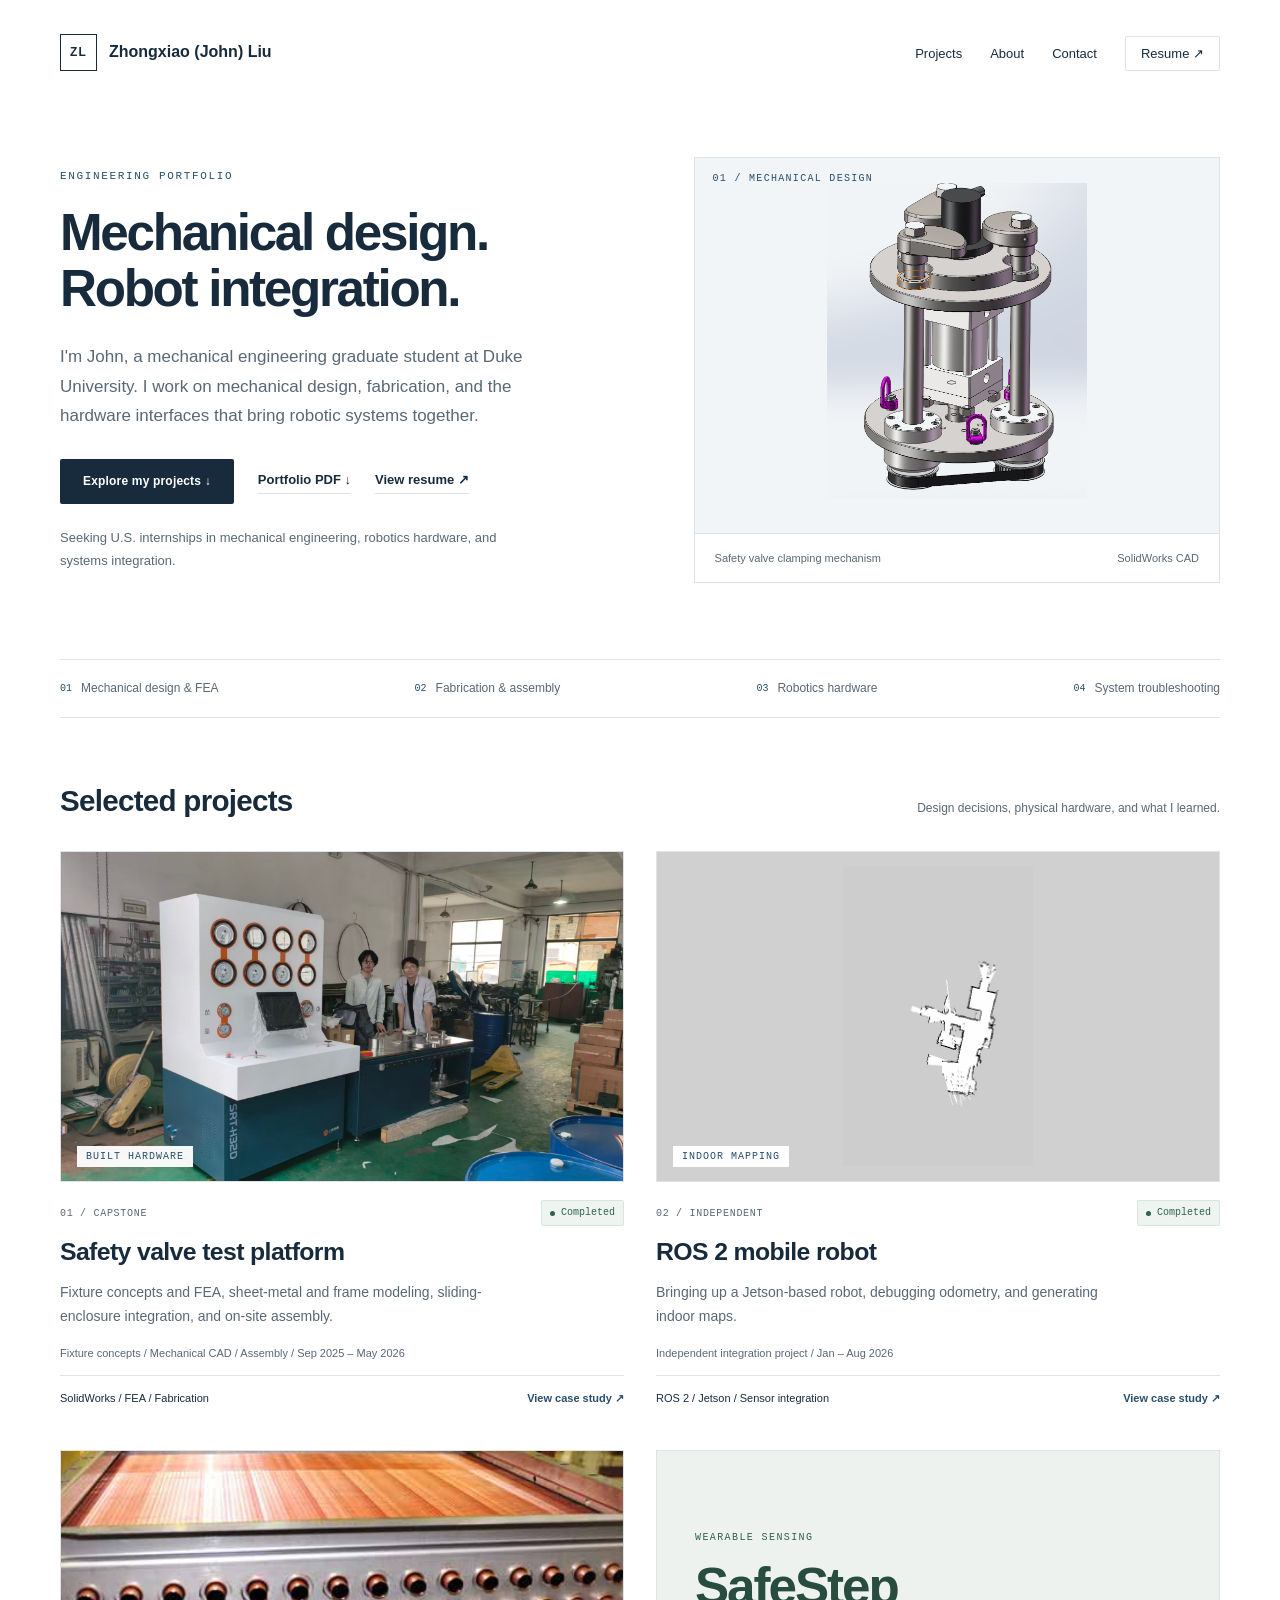
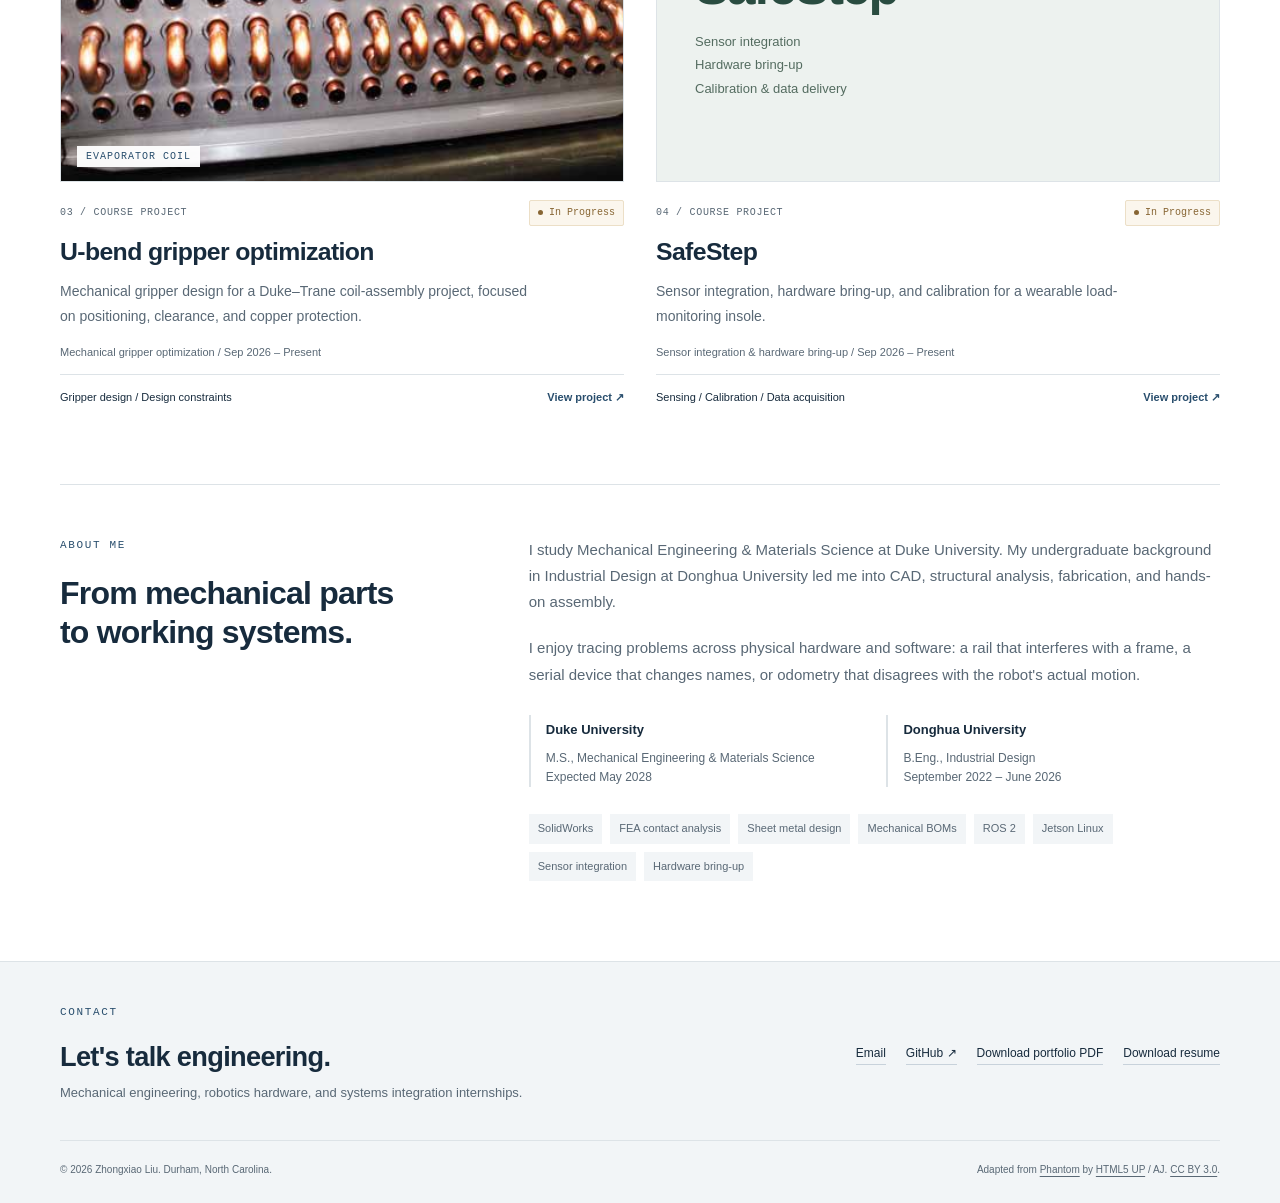
<file: index.html>
<!DOCTYPE html>
<!-- Adapted from Phantom by HTML5 UP / AJ. CC BY 3.0. See LICENSE.txt. -->
<html lang="en">
<head>
  <meta charset="utf-8">
  <meta name="viewport" content="width=device-width, initial-scale=1">
  <meta name="description" content="Zhongxiao (John) Liu: mechanical design, robotics hardware, and systems integration. Engineering projects at Duke and Donghua University.">
  <meta name="theme-color" content="#172b3d">
  <title>Engineering Portfolio | Zhongxiao Liu</title>
  <link rel="icon" type="image/svg+xml" href="assets/images/favicon.svg">
  <link rel="stylesheet" href="assets/css/main.css">
  <link rel="stylesheet" href="assets/css/portfolio.css">
  <noscript><link rel="stylesheet" href="assets/css/noscript.css"></noscript>
</head>
<body class="is-preload">
<a class="skip-link" href="#main">Skip to content</a>
<div id="wrapper">
  <header id="header"><div class="inner">
    <a href="index.html" class="logo" aria-label="Zhongxiao Liu, home"><span class="monogram" aria-hidden="true">ZL</span><span>Zhongxiao (John) Liu</span></a>
    <nav aria-label="Main navigation"><ul>
      <li class="desktop-link"><a href="index.html#projects">Projects</a></li>
      <li class="desktop-link"><a href="index.html#about">About</a></li>
      <li class="desktop-link"><a href="#contact">Contact</a></li>
      <li><a class="resume-link" href="Zhongxiao-Liu-Resume.pdf" target="_blank" rel="noopener">Resume <span aria-hidden="true">↗</span></a></li>
      <li class="mobile-menu"><a href="#menu">Menu</a></li>
    </ul></nav>
  </div></header>
  <nav id="menu" aria-label="Mobile navigation"><h2>Explore</h2><ul>
    <li><a href="index.html#projects">Selected projects</a></li><li><a href="safety-valve.html">Safety valve test platform</a></li>
    <li><a href="ros-mobile-robot.html">ROS 2 mobile robot</a></li><li><a href="u-bend-gripper.html">U-bend gripper optimization</a></li>
    <li><a href="safestep.html">SafeStep</a></li><li><a href="index.html#about">About</a></li>
    <li><a href="mailto:zhongxiao.liu@duke.edu">Email me</a></li>
  </ul></nav>
  <main id="main"><div class="inner"><section class="hero" aria-labelledby="hero-title"><div><span class="eyebrow">Engineering portfolio</span><h1 id="hero-title">Mechanical design.<br>Robot integration.</h1><p class="intro">I'm John, a mechanical engineering graduate student at Duke University. I work on mechanical design, fabrication, and the hardware interfaces that bring robotic systems together.</p><div class="actions-row"><a href="#projects" class="button">Explore my projects <span aria-hidden="true">↓</span></a><a href="Zhongxiao-Liu-Engineering-Portfolio.pdf" class="text-link" download>Portfolio PDF <span aria-hidden="true">↓</span></a><a href="Zhongxiao-Liu-Resume.pdf" class="text-link" target="_blank" rel="noopener">View resume <span aria-hidden="true">↗</span></a></div><p class="availability">Seeking U.S. internships in mechanical engineering, robotics hardware, and systems integration.</p></div><figure class="hero-visual"><span class="visual-label">01 / MECHANICAL DESIGN</span><img src="assets/images/clamping-assembly.png" alt="CAD assembly of the safety-valve clamping mechanism, with eccentric jaws, hydraulic cylinder, and timing belt" fetchpriority="high"><figcaption><span>Safety valve clamping mechanism</span><span>SolidWorks CAD</span></figcaption></figure></section>
<div class="focus-strip" aria-label="Engineering focus"><span><b>01</b> Mechanical design &amp; FEA</span><span><b>02</b> Fabrication &amp; assembly</span><span><b>03</b> Robotics hardware</span><span><b>04</b> System troubleshooting</span></div>
<section id="projects" aria-labelledby="projects-title"><div class="section-heading"><h2 id="projects-title">Selected projects</h2><p>Design decisions, physical hardware, and what I learned.</p></div><div class="tiles project-grid"><article><a class="project-card" href="safety-valve.html"><div class="project-image photo"><img src="assets/images/bench-completed-workshop.jpg" alt="Completed mechanical assembly of the safety-valve test platform" loading="lazy" decoding="async"><span class="image-note">BUILT HARDWARE</span></div><div class="card-topline"><span class="project-index">01 / CAPSTONE</span><span class="status">Completed</span></div><h3>Safety valve test platform</h3><p>Fixture concepts and FEA, sheet-metal and frame modeling, sliding-enclosure integration, and on-site assembly.</p><span class="card-role">Fixture concepts / Mechanical CAD / Assembly / Sep 2025 – May 2026</span><div class="card-footer"><span>SolidWorks / FEA / Fabrication</span><span>View case study <span aria-hidden="true">↗</span></span></div></a></article><article><a class="project-card" href="ros-mobile-robot.html"><div class="project-image map"><img src="assets/images/indoor-map.jpg" alt="Saved indoor occupancy map from the ROS 2 robot project" loading="lazy" decoding="async"><span class="image-note">INDOOR MAPPING</span></div><div class="card-topline"><span class="project-index">02 / INDEPENDENT</span><span class="status">Completed</span></div><h3>ROS 2 mobile robot</h3><p>Bringing up a Jetson-based robot, debugging odometry, and generating indoor maps.</p><span class="card-role">Independent integration project / Jan – Aug 2026</span><div class="card-footer"><span>ROS 2 / Jetson / Sensor integration</span><span>View case study <span aria-hidden="true">↗</span></span></div></a></article><article><a class="project-card" href="u-bend-gripper.html"><div class="project-image photo"><img src="assets/images/trane-public-coil.jpg" alt="Trane evaporator coil showing copper U-bends at the end face" loading="lazy" decoding="async"><span class="image-note">EVAPORATOR COIL</span></div><div class="card-topline"><span class="project-index">03 / COURSE PROJECT</span><span class="status progress">In Progress</span></div><h3>U-bend gripper optimization</h3><p>Mechanical gripper design for a Duke–Trane coil-assembly project, focused on positioning, clearance, and copper protection.</p><span class="card-role">Mechanical gripper optimization / Sep 2026 – Present</span><div class="card-footer"><span>Gripper design / Design constraints</span><span>View project <span aria-hidden="true">↗</span></span></div></a></article><article><a class="project-card" href="safestep.html"><div class="project-image text-cover"><span class="text-cover-label">WEARABLE SENSING</span><strong>SafeStep</strong><span class="text-cover-scope">Sensor integration<br>Hardware bring-up<br>Calibration &amp; data delivery</span></div><div class="card-topline"><span class="project-index">04 / COURSE PROJECT</span><span class="status progress">In Progress</span></div><h3>SafeStep</h3><p>Sensor integration, hardware bring-up, and calibration for a wearable load-monitoring insole.</p><span class="card-role">Sensor integration &amp; hardware bring-up / Sep 2026 – Present</span><div class="card-footer"><span>Sensing / Calibration / Data acquisition</span><span>View project <span aria-hidden="true">↗</span></span></div></a></article></div></section><section class="about" id="about" aria-labelledby="about-title"><div><span class="eyebrow">About me</span><h2 id="about-title">From mechanical parts<br>to working systems.</h2></div><div class="about-copy"><p>I study Mechanical Engineering &amp; Materials Science at Duke University. My undergraduate background in Industrial Design at Donghua University led me into CAD, structural analysis, fabrication, and hands-on assembly.</p><p>I enjoy tracing problems across physical hardware and software: a rail that interferes with a frame, a serial device that changes names, or odometry that disagrees with the robot's actual motion.</p><div class="education"><div><strong>Duke University</strong><p>M.S., Mechanical Engineering &amp; Materials Science<br>Expected May 2028</p></div><div><strong>Donghua University</strong><p>B.Eng., Industrial Design<br>September 2022 – June 2026</p></div></div><div class="skill-list" aria-label="Selected tools and skills"><span>SolidWorks</span><span>FEA contact analysis</span><span>Sheet metal design</span><span>Mechanical BOMs</span><span>ROS 2</span><span>Jetson Linux</span><span>Sensor integration</span><span>Hardware bring-up</span></div></div></section></div></main>
  <footer id="footer"><div class="inner">
    <div class="footer-main" id="contact"><div><span class="eyebrow">Contact</span><h2>Let's talk engineering.</h2><p>Mechanical engineering, robotics hardware, and systems integration internships.</p></div>
      <div class="footer-links"><a href="mailto:zhongxiao.liu@duke.edu">Email</a><a href="https://github.com/liu-cool-cmd" target="_blank" rel="noopener">GitHub <span aria-hidden="true">↗</span></a><a href="Zhongxiao-Liu-Engineering-Portfolio.pdf" download>Download portfolio PDF</a><a href="Zhongxiao-Liu-Resume.pdf" download>Download resume</a></div>
    </div>
    <div class="footer-bottom"><span>© 2026 Zhongxiao Liu. Durham, North Carolina.</span><span>Adapted from <a href="https://html5up.net/phantom" target="_blank" rel="noopener">Phantom</a> by <a href="https://html5up.net" target="_blank" rel="noopener">HTML5 UP</a> / AJ. <a href="https://html5up.net/license" target="_blank" rel="noopener">CC BY 3.0</a>.</span></div>
  </div></footer>
</div>
<dialog class="lightbox" aria-label="Expanded project image"><div class="lightbox-content"><button type="button" aria-label="Close expanded image">Close ×</button><img alt=""><p class="lightbox-caption"></p></div></dialog>
<script src="assets/js/jquery.min.js"></script><script src="assets/js/browser.min.js"></script><script src="assets/js/breakpoints.min.js"></script><script src="assets/js/util.js"></script><script src="assets/js/main.js"></script><script src="assets/js/portfolio.js"></script>
</body></html>
</file>
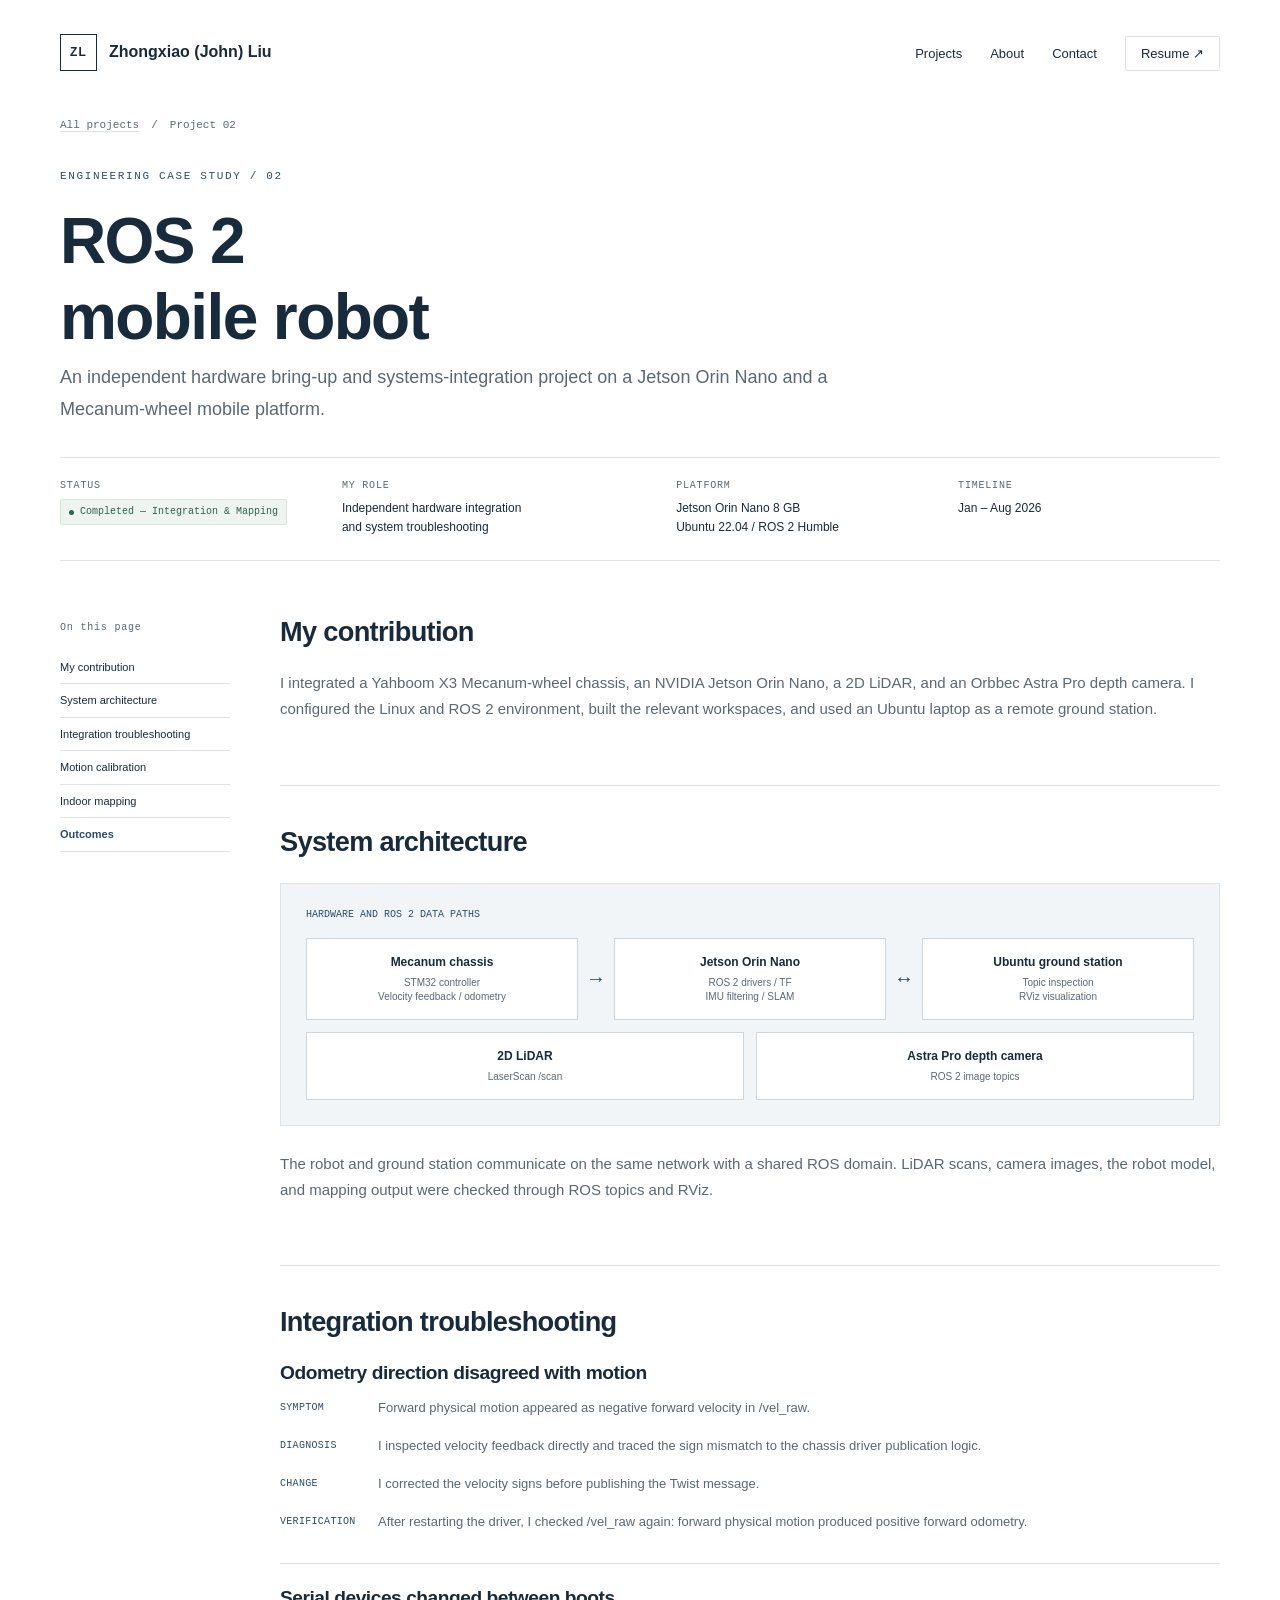
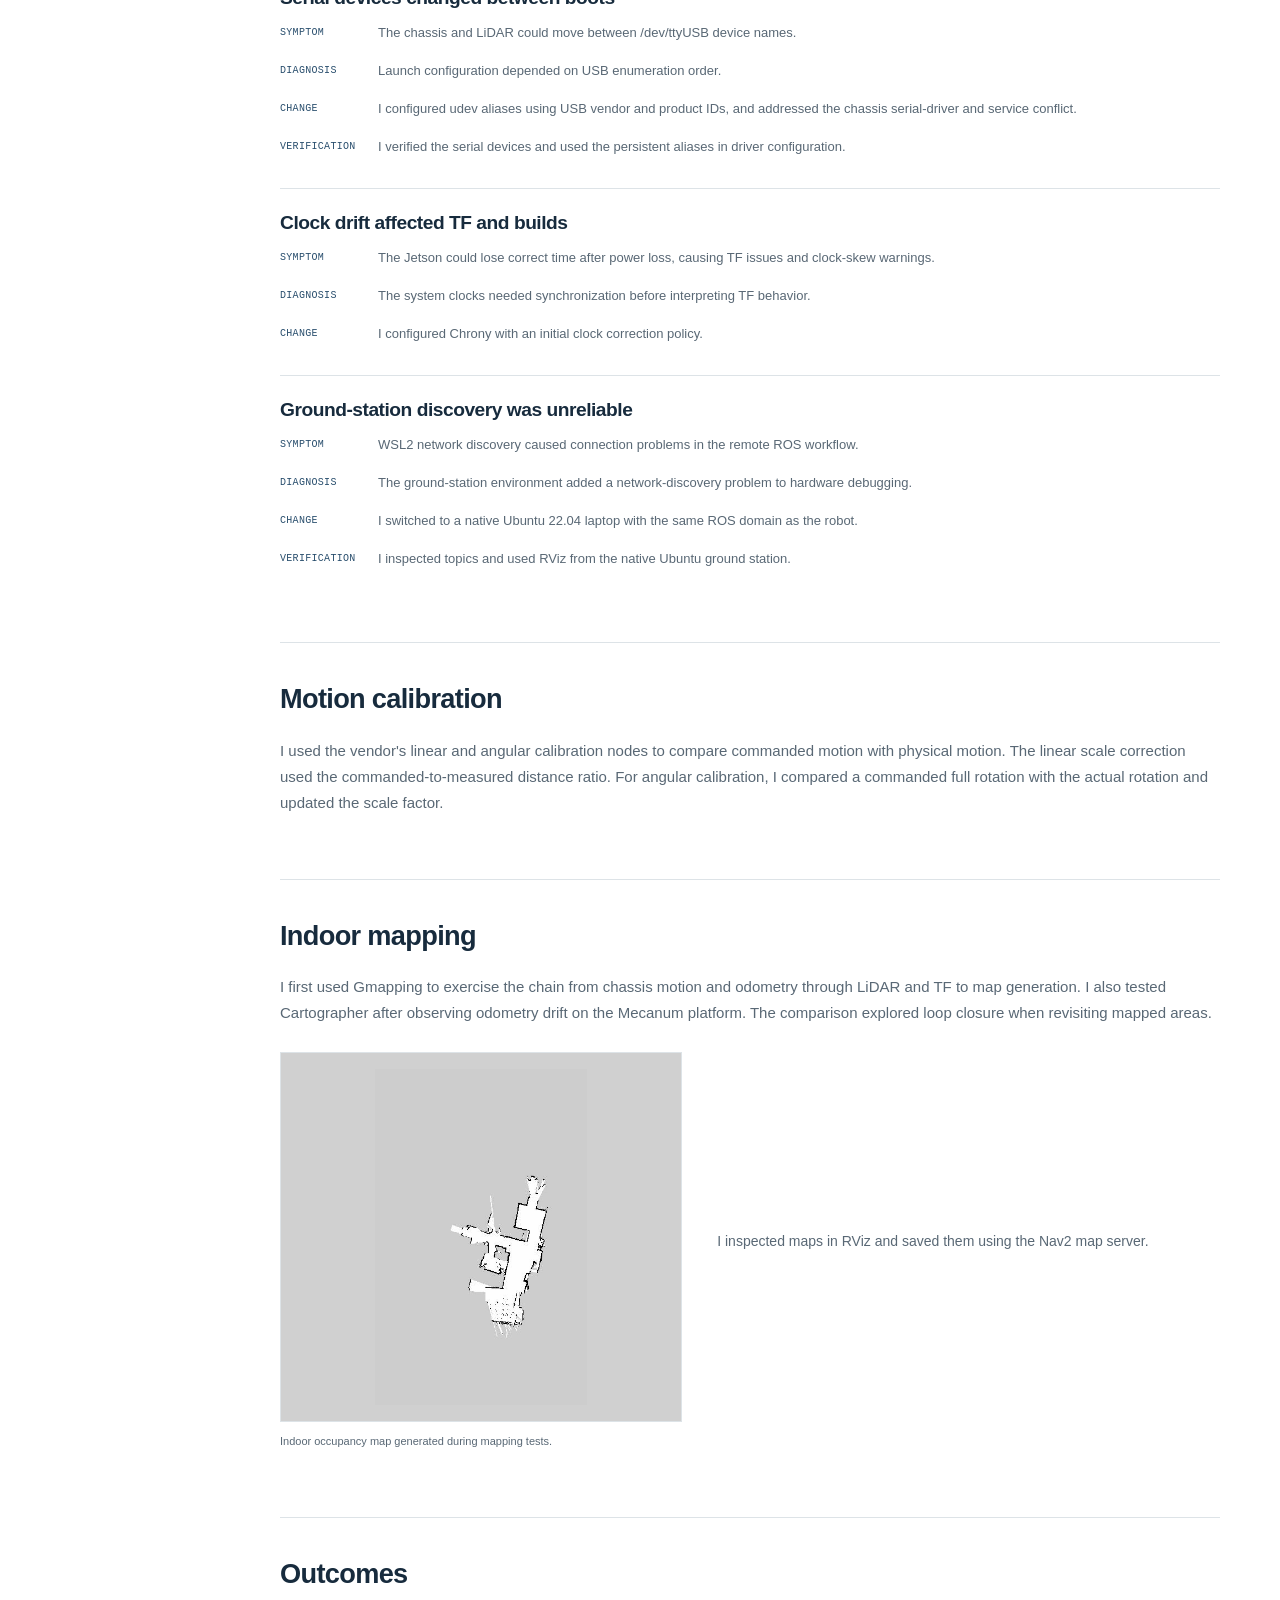
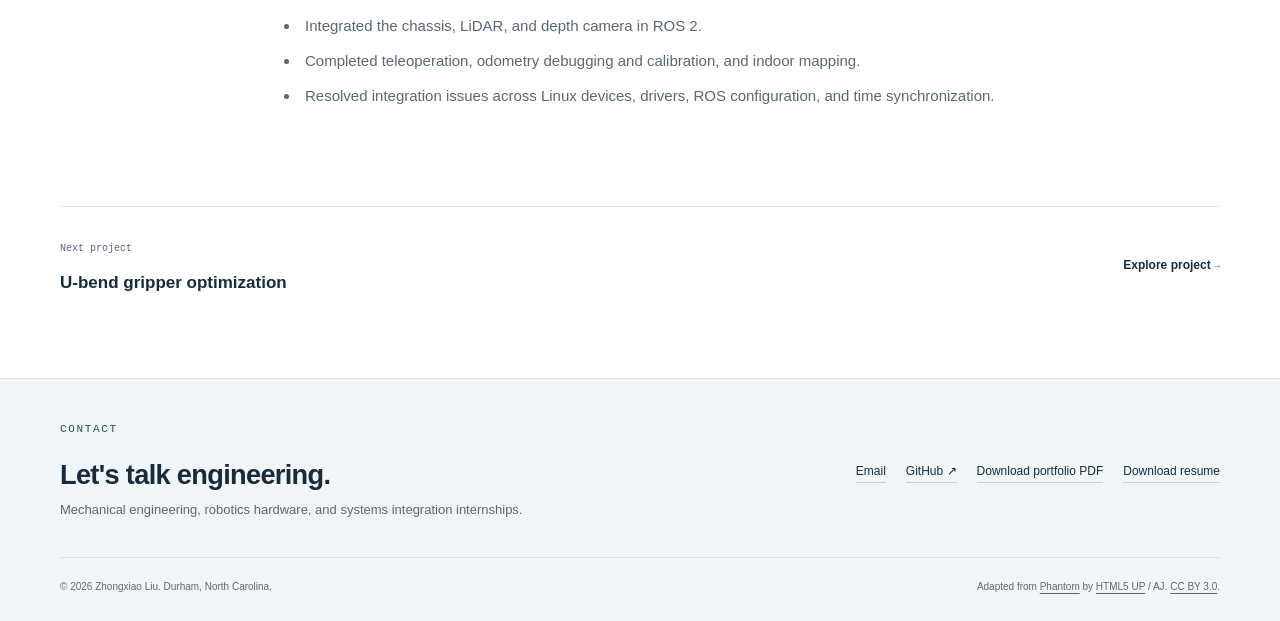
<file: ros-mobile-robot.html>
<!DOCTYPE html>
<!-- Adapted from Phantom by HTML5 UP / AJ. CC BY 3.0. See LICENSE.txt. -->
<html lang="en">
<head>
  <meta charset="utf-8">
  <meta name="viewport" content="width=device-width, initial-scale=1">
  <meta name="description" content="Independent Jetson and ROS 2 hardware integration, odometry troubleshooting, motion calibration, and indoor SLAM. Bring-up and mapping completed.">
  <meta name="theme-color" content="#172b3d">
  <title>ROS 2 Mobile Robot | Zhongxiao Liu</title>
  <link rel="icon" type="image/svg+xml" href="assets/images/favicon.svg">
  <link rel="stylesheet" href="assets/css/main.css">
  <link rel="stylesheet" href="assets/css/portfolio.css">
  <noscript><link rel="stylesheet" href="assets/css/noscript.css"></noscript>
</head>
<body class="is-preload">
<a class="skip-link" href="#main">Skip to content</a>
<div id="wrapper">
  <header id="header"><div class="inner">
    <a href="index.html" class="logo" aria-label="Zhongxiao Liu, home"><span class="monogram" aria-hidden="true">ZL</span><span>Zhongxiao (John) Liu</span></a>
    <nav aria-label="Main navigation"><ul>
      <li class="desktop-link"><a href="index.html#projects">Projects</a></li>
      <li class="desktop-link"><a href="index.html#about">About</a></li>
      <li class="desktop-link"><a href="#contact">Contact</a></li>
      <li><a class="resume-link" href="Zhongxiao-Liu-Resume.pdf" target="_blank" rel="noopener">Resume <span aria-hidden="true">↗</span></a></li>
      <li class="mobile-menu"><a href="#menu">Menu</a></li>
    </ul></nav>
  </div></header>
  <nav id="menu" aria-label="Mobile navigation"><h2>Explore</h2><ul>
    <li><a href="index.html#projects">Selected projects</a></li><li><a href="safety-valve.html">Safety valve test platform</a></li>
    <li><a href="ros-mobile-robot.html">ROS 2 mobile robot</a></li><li><a href="u-bend-gripper.html">U-bend gripper optimization</a></li>
    <li><a href="safestep.html">SafeStep</a></li><li><a href="index.html#about">About</a></li>
    <li><a href="mailto:zhongxiao.liu@duke.edu">Email me</a></li>
  </ul></nav>
  <main id="main"><div class="inner"><div class="breadcrumb"><a href="index.html#projects">All projects</a><span aria-hidden="true">/</span><span>Project 02</span></div><header class="case-heading"><span class="eyebrow">Engineering case study / 02</span><h1>ROS 2<br>mobile robot</h1><p>An independent hardware bring-up and systems-integration project on a Jetson Orin Nano and a Mecanum-wheel mobile platform.</p></header><dl class="project-facts"><div><dt>Status</dt><dd><span class="status">Completed — Integration &amp; Mapping</span></dd></div><div><dt>My role</dt><dd>Independent hardware integration<br>and system troubleshooting</dd></div><div><dt>Platform</dt><dd>Jetson Orin Nano 8 GB<br>Ubuntu 22.04 / ROS 2 Humble</dd></div><div><dt>Timeline</dt><dd>Jan – Aug 2026</dd></div></dl><div class="case-layout"><aside class="case-nav" aria-label="On this page"><span>On this page</span><a href="#contribution">My contribution</a><a href="#architecture">System architecture</a><a href="#debugging">Integration troubleshooting</a><a href="#calibration">Motion calibration</a><a href="#mapping">Indoor mapping</a><a href="#outcome">Outcomes</a></aside><div class="case-body"><section id="contribution" class="case-section"><h2>My contribution</h2><p>I integrated a Yahboom X3 Mecanum-wheel chassis, an NVIDIA Jetson Orin Nano, a 2D LiDAR, and an Orbbec Astra Pro depth camera. I configured the Linux and ROS 2 environment, built the relevant workspaces, and used an Ubuntu laptop as a remote ground station.</p></section><section id="architecture" class="case-section"><h2>System architecture</h2><div class="architecture"><div class="architecture-label">HARDWARE AND ROS 2 DATA PATHS</div><div class="system-flow"><div class="system-node"><strong>Mecanum chassis</strong><span>STM32 controller<br>Velocity feedback / odometry</span></div><span class="flow-separator" aria-hidden="true">→</span><div class="system-node"><strong>Jetson Orin Nano</strong><span>ROS 2 drivers / TF<br>IMU filtering / SLAM</span></div><span class="flow-separator" aria-hidden="true">↔</span><div class="system-node"><strong>Ubuntu ground station</strong><span>Topic inspection<br>RViz visualization</span></div></div><div class="system-flow" style="margin-top:12px"><div class="system-node"><strong>2D LiDAR</strong><span>LaserScan /scan</span></div><div class="system-node"><strong>Astra Pro depth camera</strong><span>ROS 2 image topics</span></div></div></div><p>The robot and ground station communicate on the same network with a shared ROS domain. LiDAR scans, camera images, the robot model, and mapping output were checked through ROS topics and RViz.</p></section><section id="debugging" class="case-section"><h2>Integration troubleshooting</h2><article class="debug-step"><h3>Odometry direction disagreed with motion</h3><dl><dt>Symptom</dt><dd>Forward physical motion appeared as negative forward velocity in /vel_raw.</dd><dt>Diagnosis</dt><dd>I inspected velocity feedback directly and traced the sign mismatch to the chassis driver publication logic.</dd><dt>Change</dt><dd>I corrected the velocity signs before publishing the Twist message.</dd><dt>Verification</dt><dd>After restarting the driver, I checked /vel_raw again: forward physical motion produced positive forward odometry.</dd></dl></article><article class="debug-step"><h3>Serial devices changed between boots</h3><dl><dt>Symptom</dt><dd>The chassis and LiDAR could move between /dev/ttyUSB device names.</dd><dt>Diagnosis</dt><dd>Launch configuration depended on USB enumeration order.</dd><dt>Change</dt><dd>I configured udev aliases using USB vendor and product IDs, and addressed the chassis serial-driver and service conflict.</dd><dt>Verification</dt><dd>I verified the serial devices and used the persistent aliases in driver configuration.</dd></dl></article><article class="debug-step"><h3>Clock drift affected TF and builds</h3><dl><dt>Symptom</dt><dd>The Jetson could lose correct time after power loss, causing TF issues and clock-skew warnings.</dd><dt>Diagnosis</dt><dd>The system clocks needed synchronization before interpreting TF behavior.</dd><dt>Change</dt><dd>I configured Chrony with an initial clock correction policy.</dd></dl></article><article class="debug-step"><h3>Ground-station discovery was unreliable</h3><dl><dt>Symptom</dt><dd>WSL2 network discovery caused connection problems in the remote ROS workflow.</dd><dt>Diagnosis</dt><dd>The ground-station environment added a network-discovery problem to hardware debugging.</dd><dt>Change</dt><dd>I switched to a native Ubuntu 22.04 laptop with the same ROS domain as the robot.</dd><dt>Verification</dt><dd>I inspected topics and used RViz from the native Ubuntu ground station.</dd></dl></article></section><section id="calibration" class="case-section"><h2>Motion calibration</h2><p>I used the vendor's linear and angular calibration nodes to compare commanded motion with physical motion. The linear scale correction used the commanded-to-measured distance ratio. For angular calibration, I compared a commanded full rotation with the actual rotation and updated the scale factor.</p></section><section id="mapping" class="case-section"><h2>Indoor mapping</h2><p>I first used Gmapping to exercise the chain from chassis motion and odometry through LiDAR and TF to map generation. I also tested Cartographer after observing odometry drift on the Mecanum platform. The comparison explored loop closure when revisiting mapped areas.</p><div class="map-result"><figure class=""><a class="image-frame" href="assets/images/indoor-map.jpg" data-lightbox aria-label="Enlarge: Saved grayscale occupancy map from the indoor robot mapping project"><img src="assets/images/indoor-map.jpg" alt="Saved grayscale occupancy map from the indoor robot mapping project" loading="lazy" decoding="async"></a><figcaption>Indoor occupancy map generated during mapping tests.</figcaption></figure><div><p>I inspected maps in RViz and saved them using the Nav2 map server.</p></div></div></section><section id="outcome" class="case-section"><h2>Outcomes</h2><ul><li>Integrated the chassis, LiDAR, and depth camera in ROS 2.</li><li>Completed teleoperation, odometry debugging and calibration, and indoor mapping.</li><li>Resolved integration issues across Linux devices, drivers, ROS configuration, and time synchronization.</li></ul></section></div></div><div class="next-project"><div><span>Next project</span><strong>U-bend gripper optimization</strong></div><a href="u-bend-gripper.html">Explore project <span aria-hidden="true">→</span></a></div></div></main>
  <footer id="footer"><div class="inner">
    <div class="footer-main" id="contact"><div><span class="eyebrow">Contact</span><h2>Let's talk engineering.</h2><p>Mechanical engineering, robotics hardware, and systems integration internships.</p></div>
      <div class="footer-links"><a href="mailto:zhongxiao.liu@duke.edu">Email</a><a href="https://github.com/liu-cool-cmd" target="_blank" rel="noopener">GitHub <span aria-hidden="true">↗</span></a><a href="Zhongxiao-Liu-Engineering-Portfolio.pdf" download>Download portfolio PDF</a><a href="Zhongxiao-Liu-Resume.pdf" download>Download resume</a></div>
    </div>
    <div class="footer-bottom"><span>© 2026 Zhongxiao Liu. Durham, North Carolina.</span><span>Adapted from <a href="https://html5up.net/phantom" target="_blank" rel="noopener">Phantom</a> by <a href="https://html5up.net" target="_blank" rel="noopener">HTML5 UP</a> / AJ. <a href="https://html5up.net/license" target="_blank" rel="noopener">CC BY 3.0</a>.</span></div>
  </div></footer>
</div>
<dialog class="lightbox" aria-label="Expanded project image"><div class="lightbox-content"><button type="button" aria-label="Close expanded image">Close ×</button><img alt=""><p class="lightbox-caption"></p></div></dialog>
<script src="assets/js/jquery.min.js"></script><script src="assets/js/browser.min.js"></script><script src="assets/js/breakpoints.min.js"></script><script src="assets/js/util.js"></script><script src="assets/js/main.js"></script><script src="assets/js/portfolio.js"></script>
</body></html>
</file>
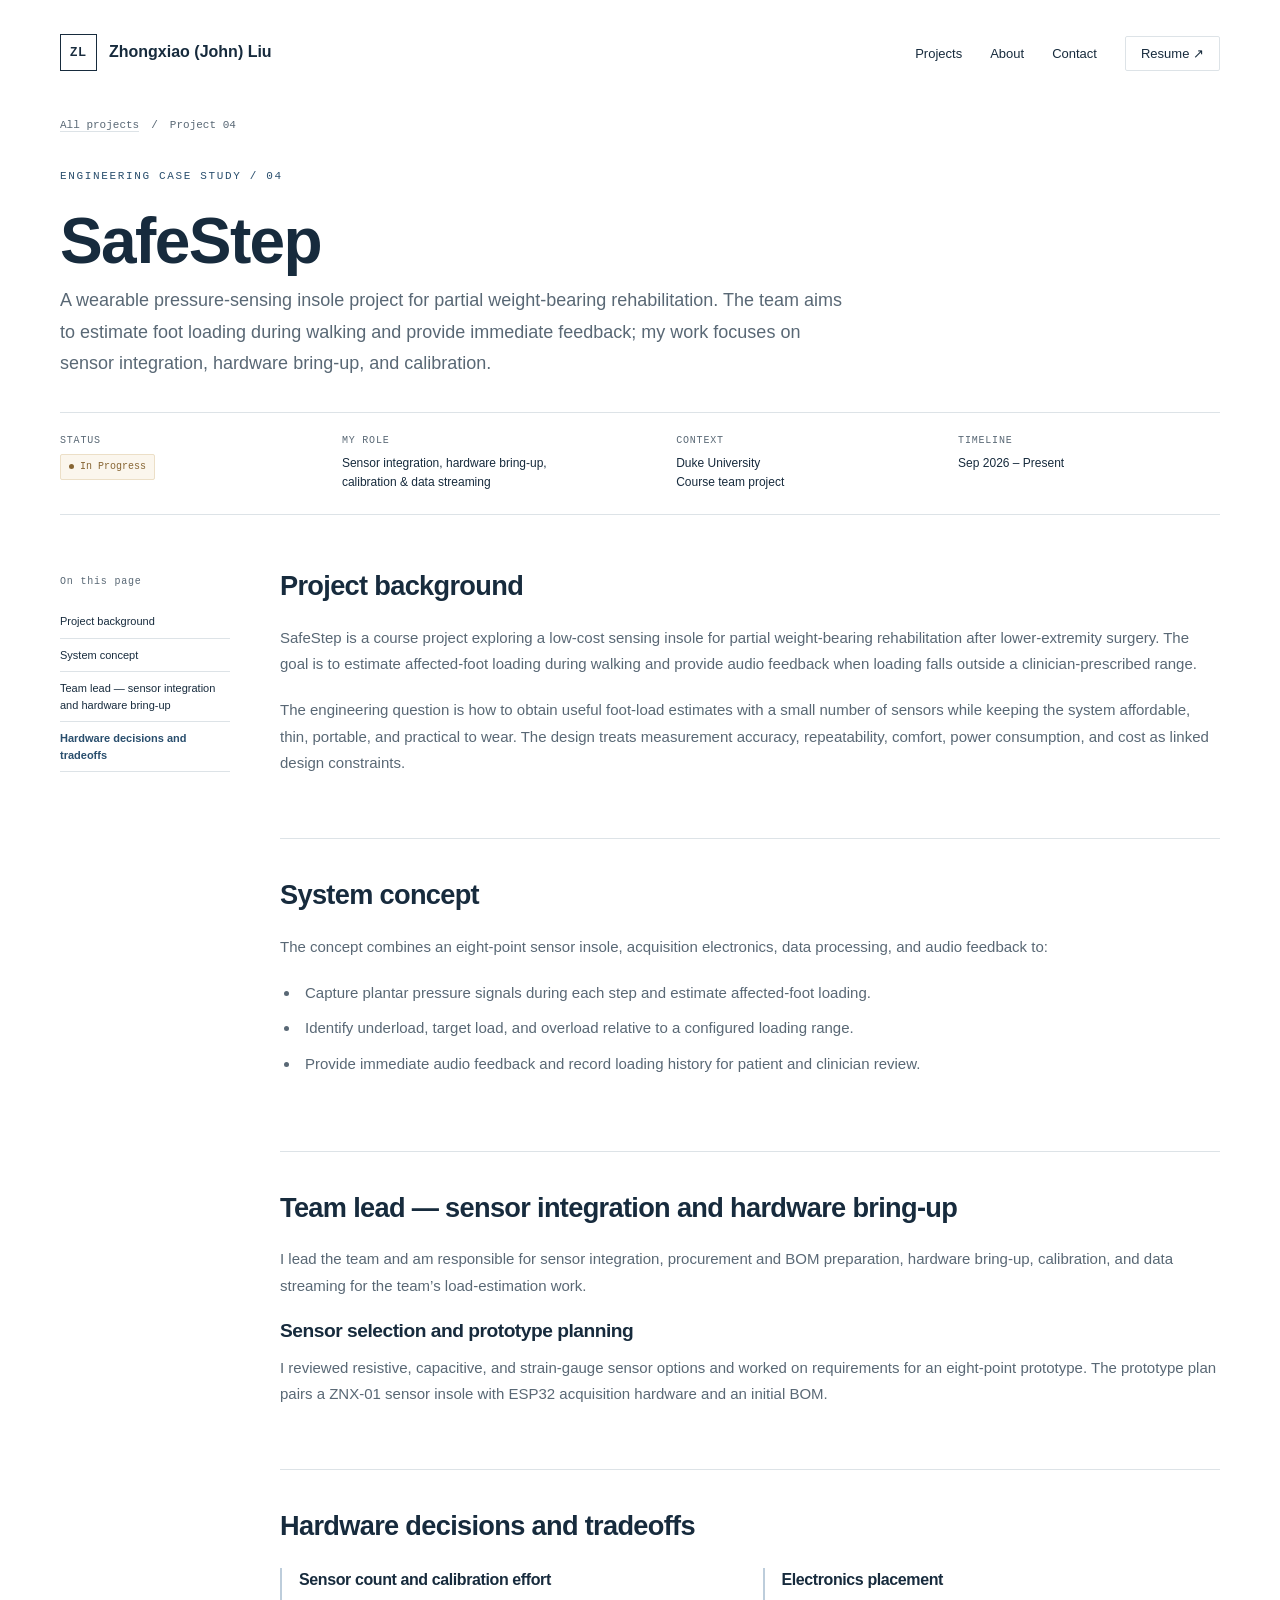
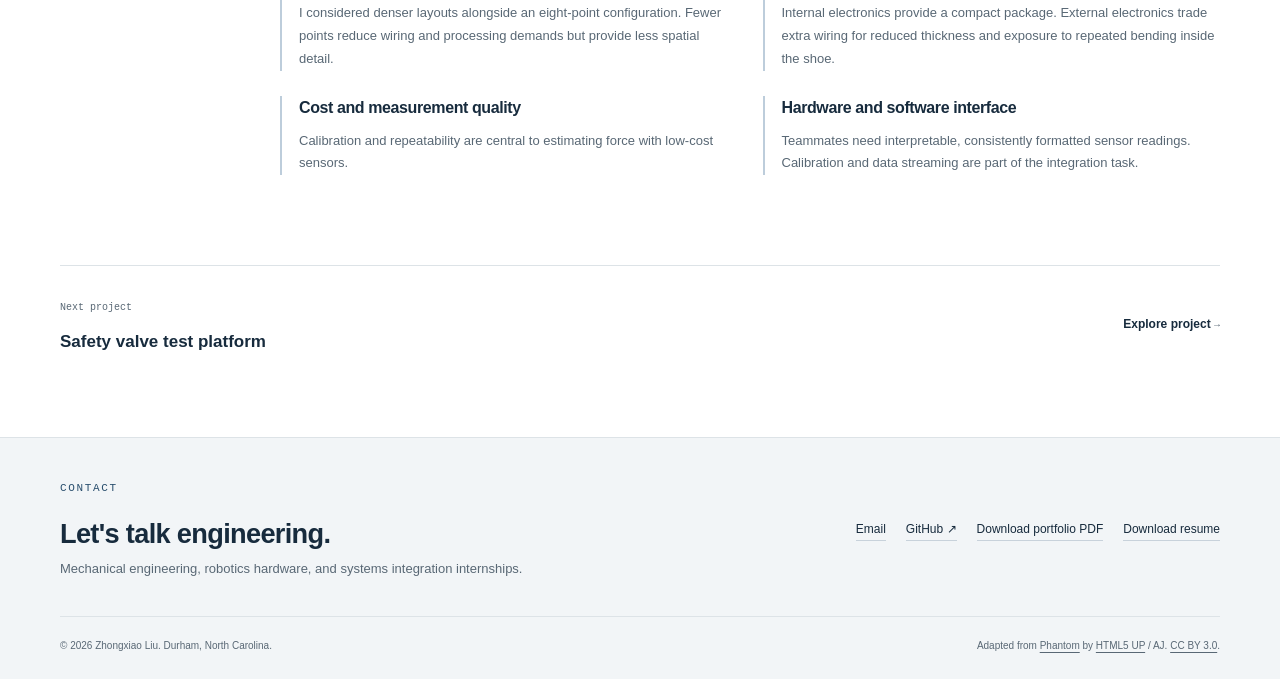
<file: safestep.html>
<!DOCTYPE html>
<!-- Adapted from Phantom by HTML5 UP / AJ. CC BY 3.0. See LICENSE.txt. -->
<html lang="en">
<head>
  <meta charset="utf-8">
  <meta name="viewport" content="width=device-width, initial-scale=1">
  <meta name="description" content="SafeStep: an in-progress pressure-sensing insole project for partial weight-bearing monitoring, exploring audio feedback and load-history review. My work covers sensor integration, bring-up, and calibration.">
  <meta name="theme-color" content="#172b3d">
  <title>SafeStep | Zhongxiao Liu</title>
  <link rel="icon" type="image/svg+xml" href="assets/images/favicon.svg">
  <link rel="stylesheet" href="assets/css/main.css">
  <link rel="stylesheet" href="assets/css/portfolio.css">
  <noscript><link rel="stylesheet" href="assets/css/noscript.css"></noscript>
</head>
<body class="is-preload">
<a class="skip-link" href="#main">Skip to content</a>
<div id="wrapper">
  <header id="header"><div class="inner">
    <a href="index.html" class="logo" aria-label="Zhongxiao Liu, home"><span class="monogram" aria-hidden="true">ZL</span><span>Zhongxiao (John) Liu</span></a>
    <nav aria-label="Main navigation"><ul>
      <li class="desktop-link"><a href="index.html#projects">Projects</a></li>
      <li class="desktop-link"><a href="index.html#about">About</a></li>
      <li class="desktop-link"><a href="#contact">Contact</a></li>
      <li><a class="resume-link" href="Zhongxiao-Liu-Resume.pdf" target="_blank" rel="noopener">Resume <span aria-hidden="true">↗</span></a></li>
      <li class="mobile-menu"><a href="#menu">Menu</a></li>
    </ul></nav>
  </div></header>
  <nav id="menu" aria-label="Mobile navigation"><h2>Explore</h2><ul>
    <li><a href="index.html#projects">Selected projects</a></li><li><a href="safety-valve.html">Safety valve test platform</a></li>
    <li><a href="ros-mobile-robot.html">ROS 2 mobile robot</a></li><li><a href="u-bend-gripper.html">U-bend gripper optimization</a></li>
    <li><a href="safestep.html">SafeStep</a></li><li><a href="index.html#about">About</a></li>
    <li><a href="mailto:zhongxiao.liu@duke.edu">Email me</a></li>
  </ul></nav>
  <main id="main"><div class="inner"><div class="breadcrumb"><a href="index.html#projects">All projects</a><span aria-hidden="true">/</span><span>Project 04</span></div><header class="case-heading"><span class="eyebrow">Engineering case study / 04</span><h1>SafeStep</h1><p>A wearable pressure-sensing insole project for partial weight-bearing rehabilitation. The team aims to estimate foot loading during walking and provide immediate feedback; my work focuses on sensor integration, hardware bring-up, and calibration.</p></header><dl class="project-facts"><div><dt>Status</dt><dd><span class="status progress">In Progress</span></dd></div><div><dt>My role</dt><dd>Sensor integration, hardware bring-up,<br>calibration &amp; data streaming</dd></div><div><dt>Context</dt><dd>Duke University<br>Course team project</dd></div><div><dt>Timeline</dt><dd>Sep 2026 – Present</dd></div></dl><div class="case-layout"><aside class="case-nav" aria-label="On this page"><span>On this page</span><a href="#background">Project background</a><a href="#concept">System concept</a><a href="#scope">Team lead — sensor integration and hardware bring-up</a><a href="#tradeoffs">Hardware decisions and tradeoffs</a></aside><div class="case-body">
<section id="background" class="case-section">
  <h2>Project background</h2>
  <p>SafeStep is a course project exploring a low-cost sensing insole for partial weight-bearing rehabilitation after lower-extremity surgery. The goal is to estimate affected-foot loading during walking and provide audio feedback when loading falls outside a clinician-prescribed range.</p>
  <p>The engineering question is how to obtain useful foot-load estimates with a small number of sensors while keeping the system affordable, thin, portable, and practical to wear. The design treats measurement accuracy, repeatability, comfort, power consumption, and cost as linked design constraints.</p>
</section>
<section id="concept" class="case-section">
  <h2>System concept</h2>
  <p>The concept combines an eight-point sensor insole, acquisition electronics, data processing, and audio feedback to:</p>
  <ul>
    <li>Capture plantar pressure signals during each step and estimate affected-foot loading.</li>
    <li>Identify underload, target load, and overload relative to a configured loading range.</li>
    <li>Provide immediate audio feedback and record loading history for patient and clinician review.</li>
  </ul>


</section>
<section id="scope" class="case-section"><h2>Team lead — sensor integration and hardware bring-up</h2><p>I lead the team and am responsible for sensor integration, procurement and BOM preparation, hardware bring-up, calibration, and data streaming for the team’s load-estimation work.</p><h3>Sensor selection and prototype planning</h3><p>I reviewed resistive, capacitive, and strain-gauge sensor options and worked on requirements for an eight-point prototype. The prototype plan pairs a ZNX-01 sensor insole with ESP32 acquisition hardware and an initial BOM.</p></section><section id="tradeoffs" class="case-section"><h2>Hardware decisions and tradeoffs</h2><div class="decision-grid"><div><h3>Sensor count and calibration effort</h3><p>I considered denser layouts alongside an eight-point configuration. Fewer points reduce wiring and processing demands but provide less spatial detail.</p></div><div><h3>Electronics placement</h3><p>Internal electronics provide a compact package. External electronics trade extra wiring for reduced thickness and exposure to repeated bending inside the shoe.</p></div><div><h3>Cost and measurement quality</h3><p>Calibration and repeatability are central to estimating force with low-cost sensors.</p></div><div><h3>Hardware and software interface</h3><p>Teammates need interpretable, consistently formatted sensor readings. Calibration and data streaming are part of the integration task.</p></div></div></section></div></div><div class="next-project"><div><span>Next project</span><strong>Safety valve test platform</strong></div><a href="safety-valve.html">Explore project <span aria-hidden="true">→</span></a></div></div></main>
  <footer id="footer"><div class="inner">
    <div class="footer-main" id="contact"><div><span class="eyebrow">Contact</span><h2>Let's talk engineering.</h2><p>Mechanical engineering, robotics hardware, and systems integration internships.</p></div>
      <div class="footer-links"><a href="mailto:zhongxiao.liu@duke.edu">Email</a><a href="https://github.com/liu-cool-cmd" target="_blank" rel="noopener">GitHub <span aria-hidden="true">↗</span></a><a href="Zhongxiao-Liu-Engineering-Portfolio.pdf" download>Download portfolio PDF</a><a href="Zhongxiao-Liu-Resume.pdf" download>Download resume</a></div>
    </div>
    <div class="footer-bottom"><span>© 2026 Zhongxiao Liu. Durham, North Carolina.</span><span>Adapted from <a href="https://html5up.net/phantom" target="_blank" rel="noopener">Phantom</a> by <a href="https://html5up.net" target="_blank" rel="noopener">HTML5 UP</a> / AJ. <a href="https://html5up.net/license" target="_blank" rel="noopener">CC BY 3.0</a>.</span></div>
  </div></footer>
</div>
<dialog class="lightbox" aria-label="Expanded project image"><div class="lightbox-content"><button type="button" aria-label="Close expanded image">Close ×</button><img alt=""><p class="lightbox-caption"></p></div></dialog>
<script src="assets/js/jquery.min.js"></script><script src="assets/js/browser.min.js"></script><script src="assets/js/breakpoints.min.js"></script><script src="assets/js/util.js"></script><script src="assets/js/main.js"></script><script src="assets/js/portfolio.js"></script>
</body></html>
</file>
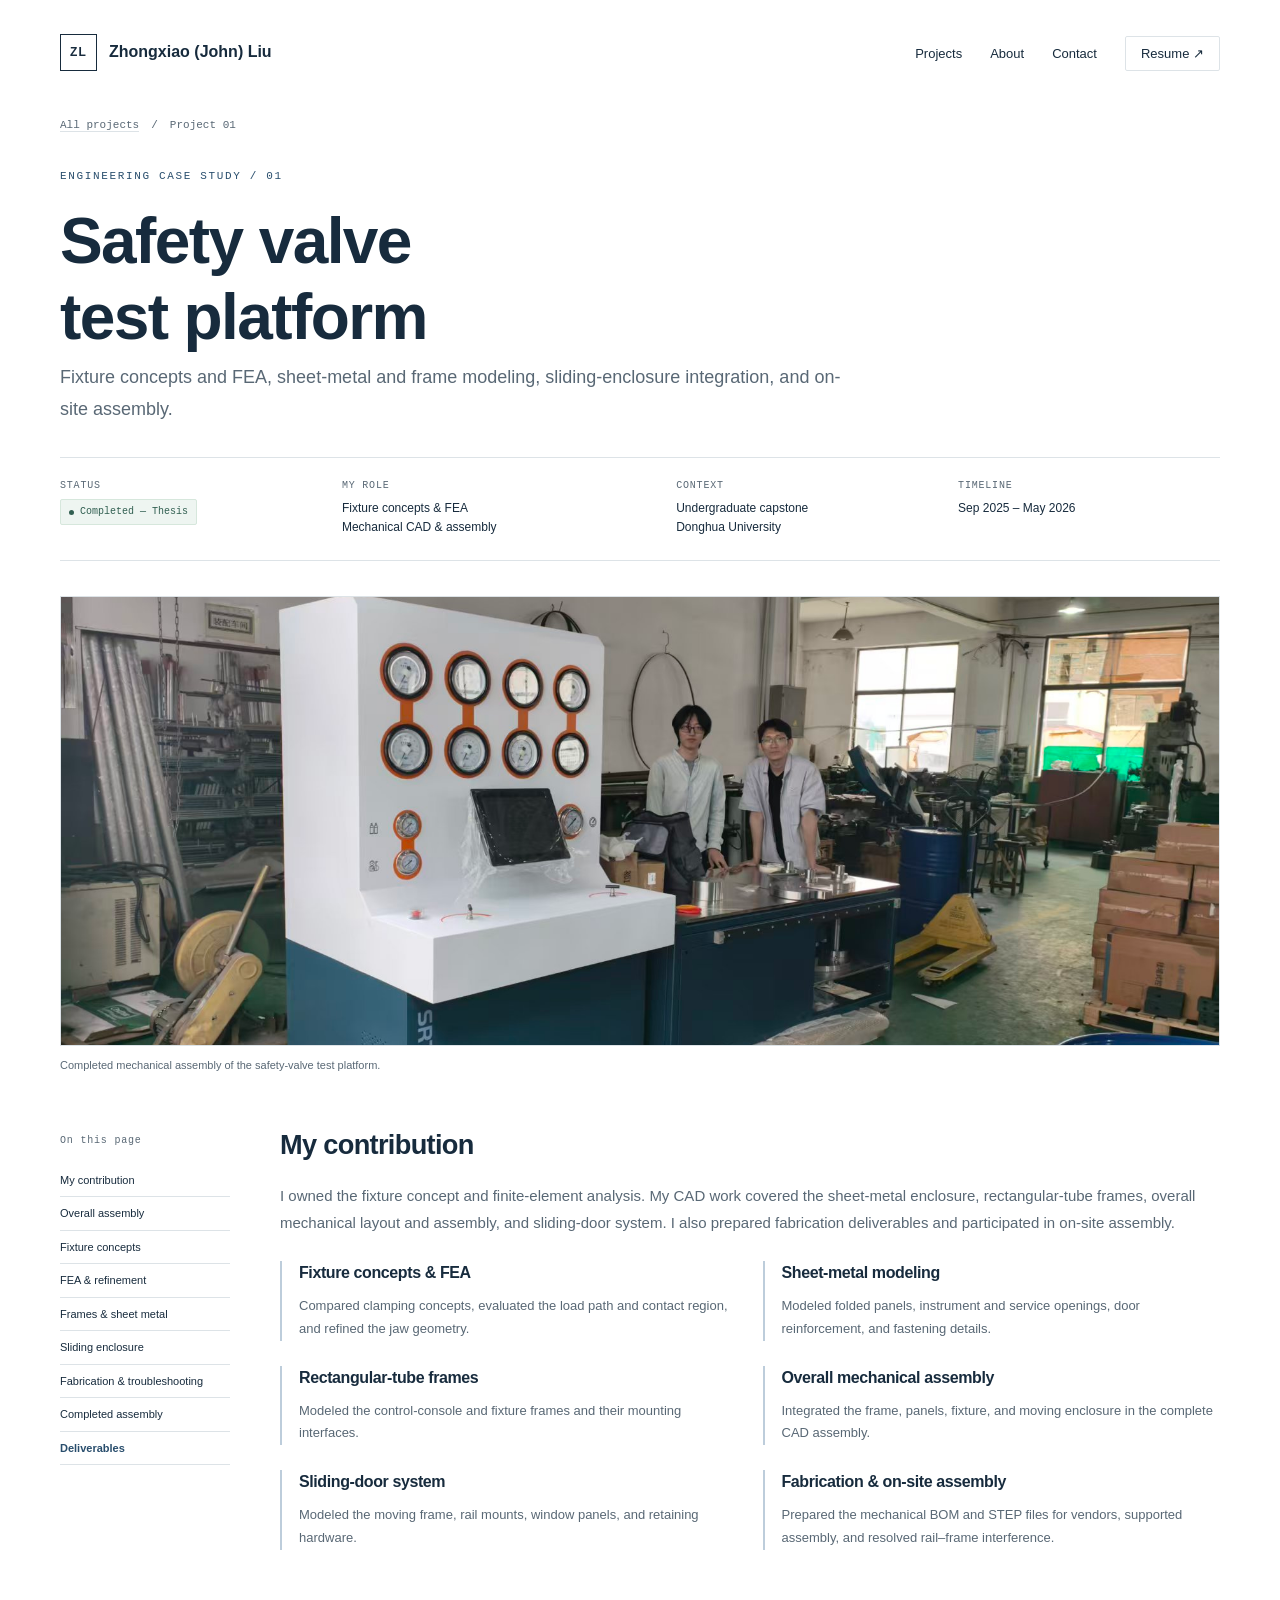
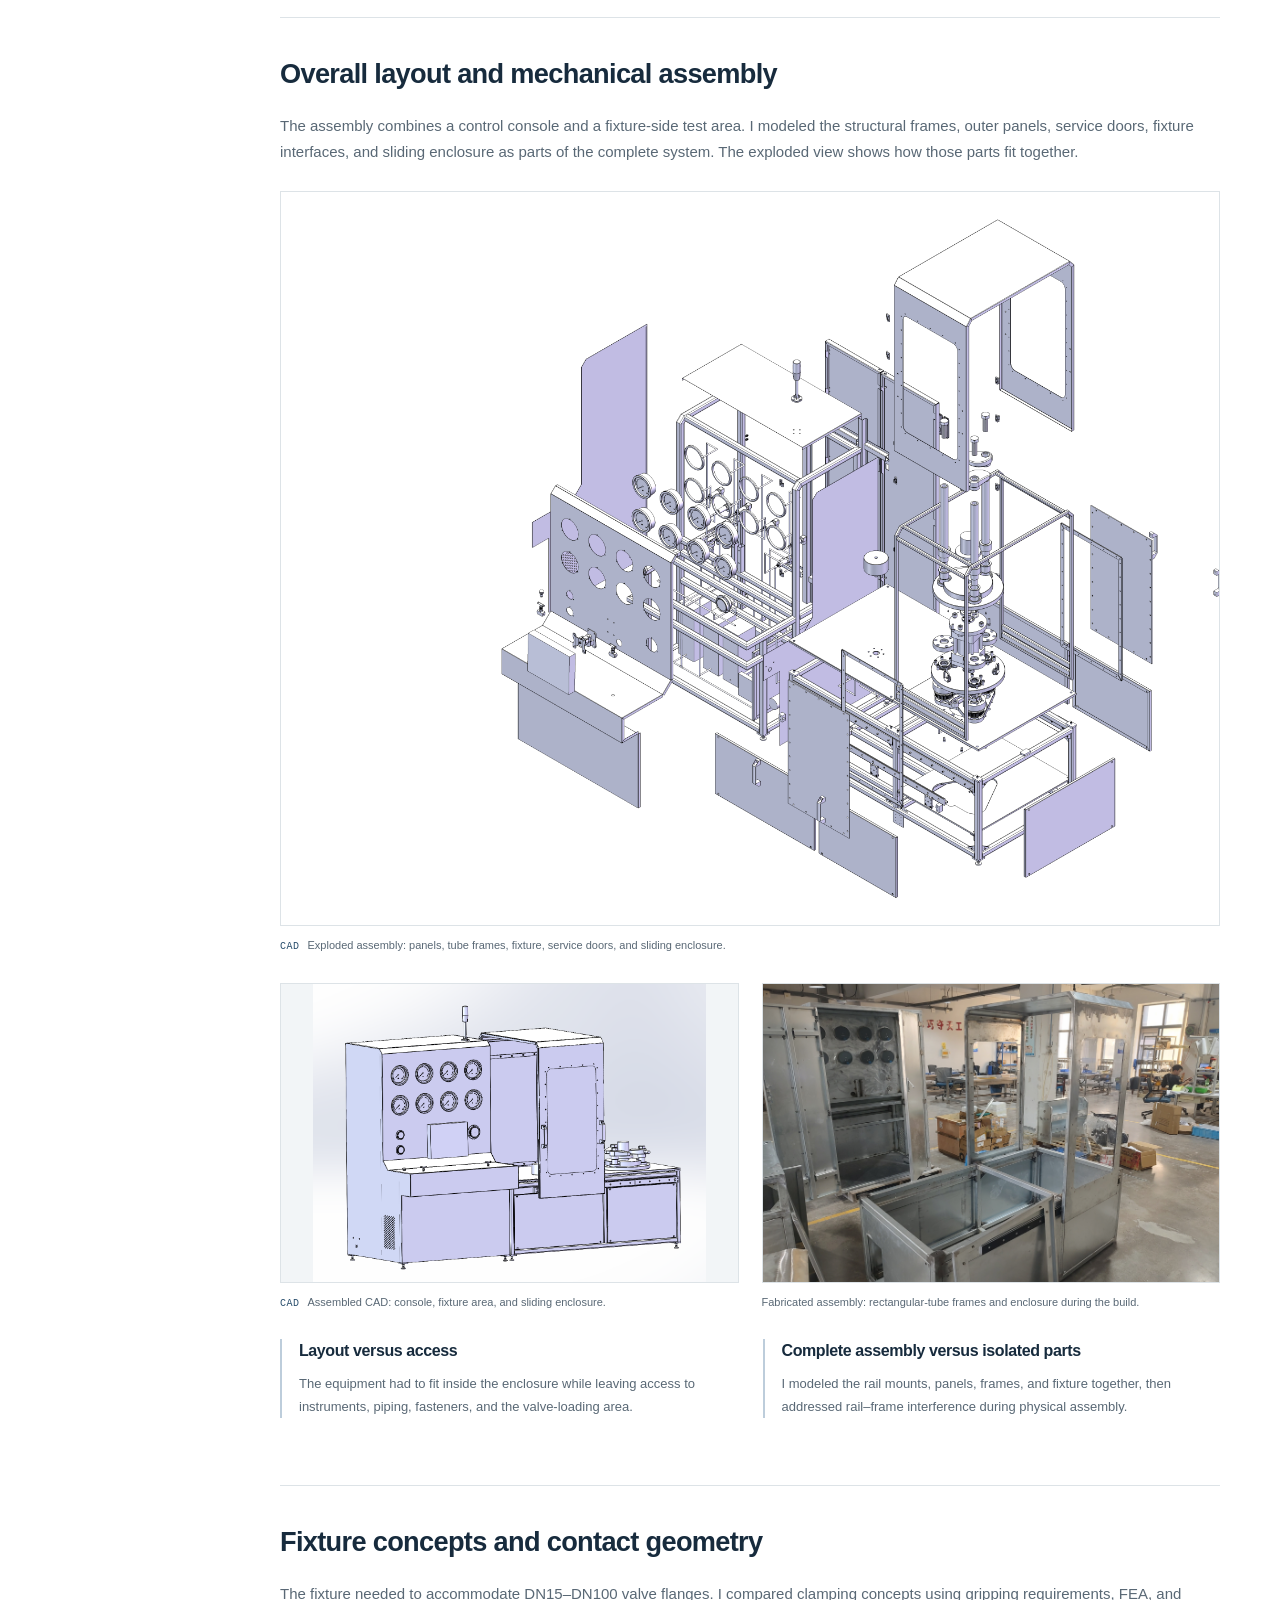
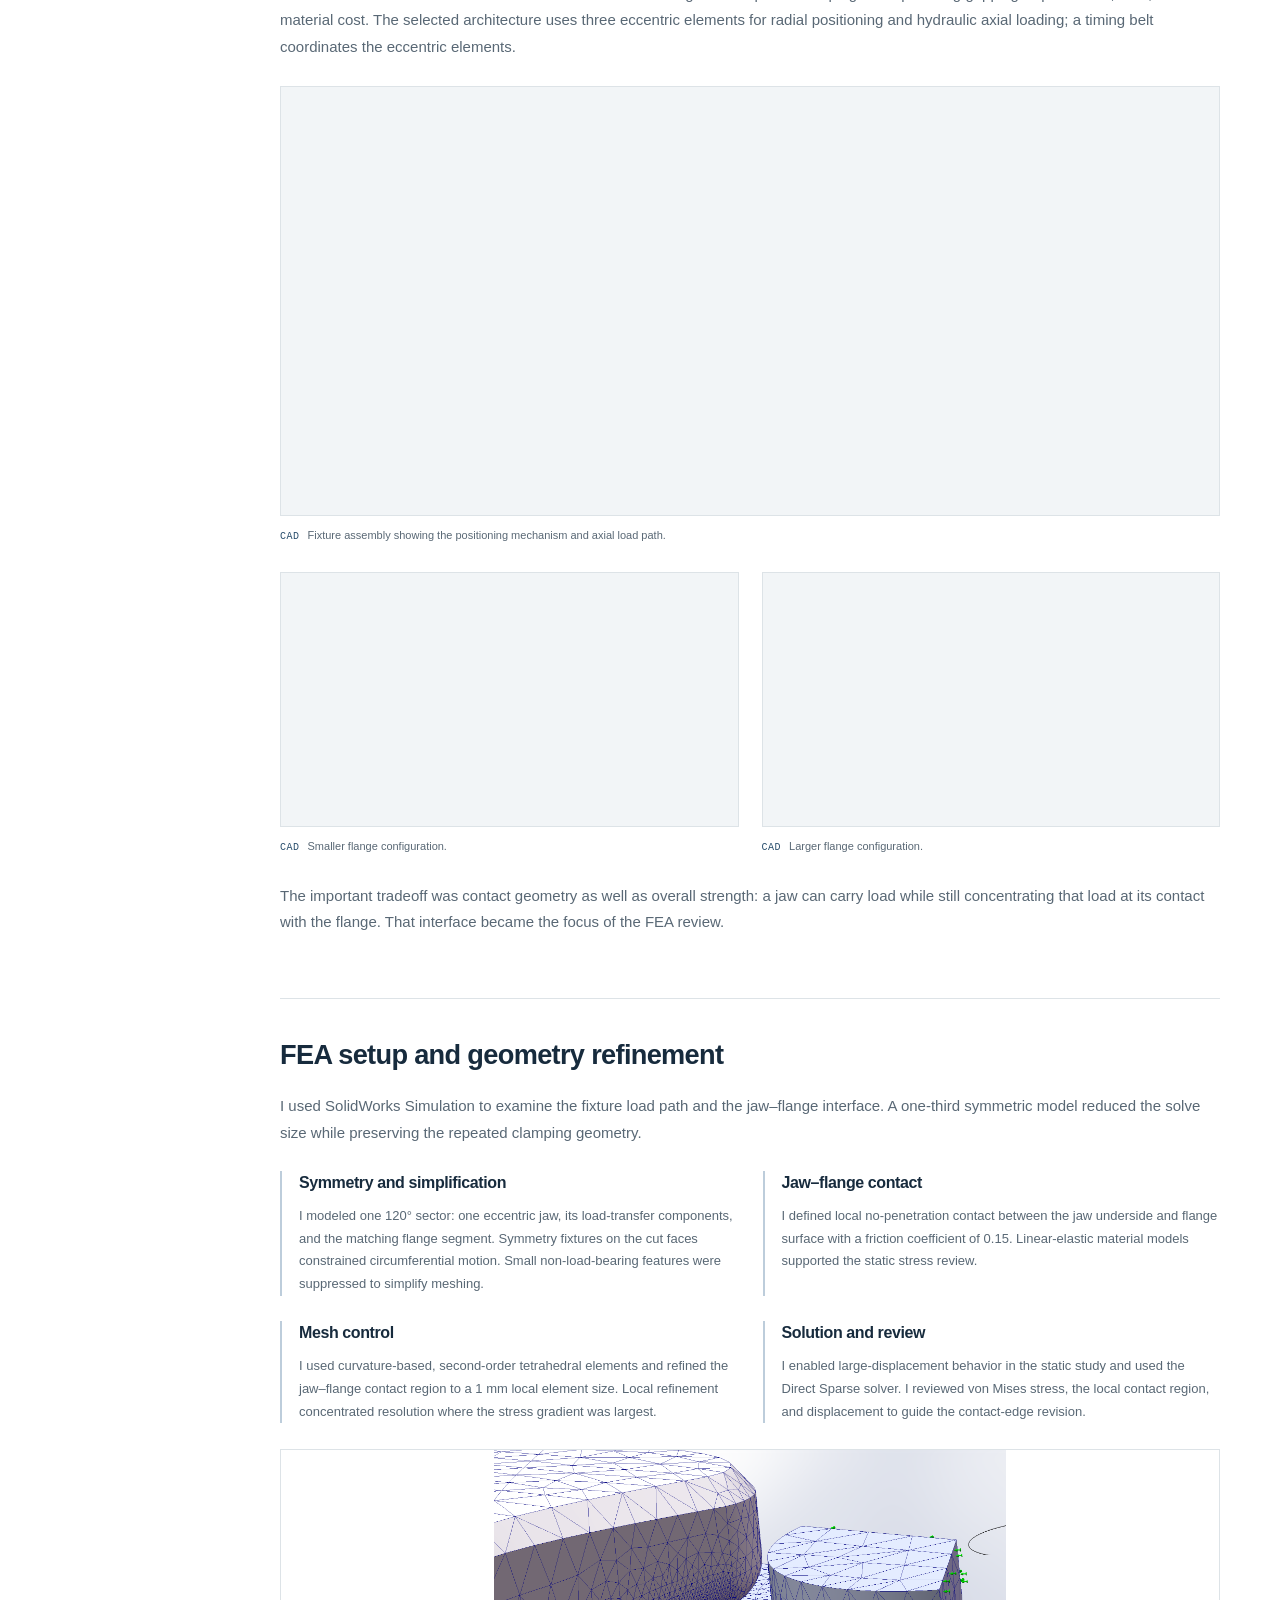
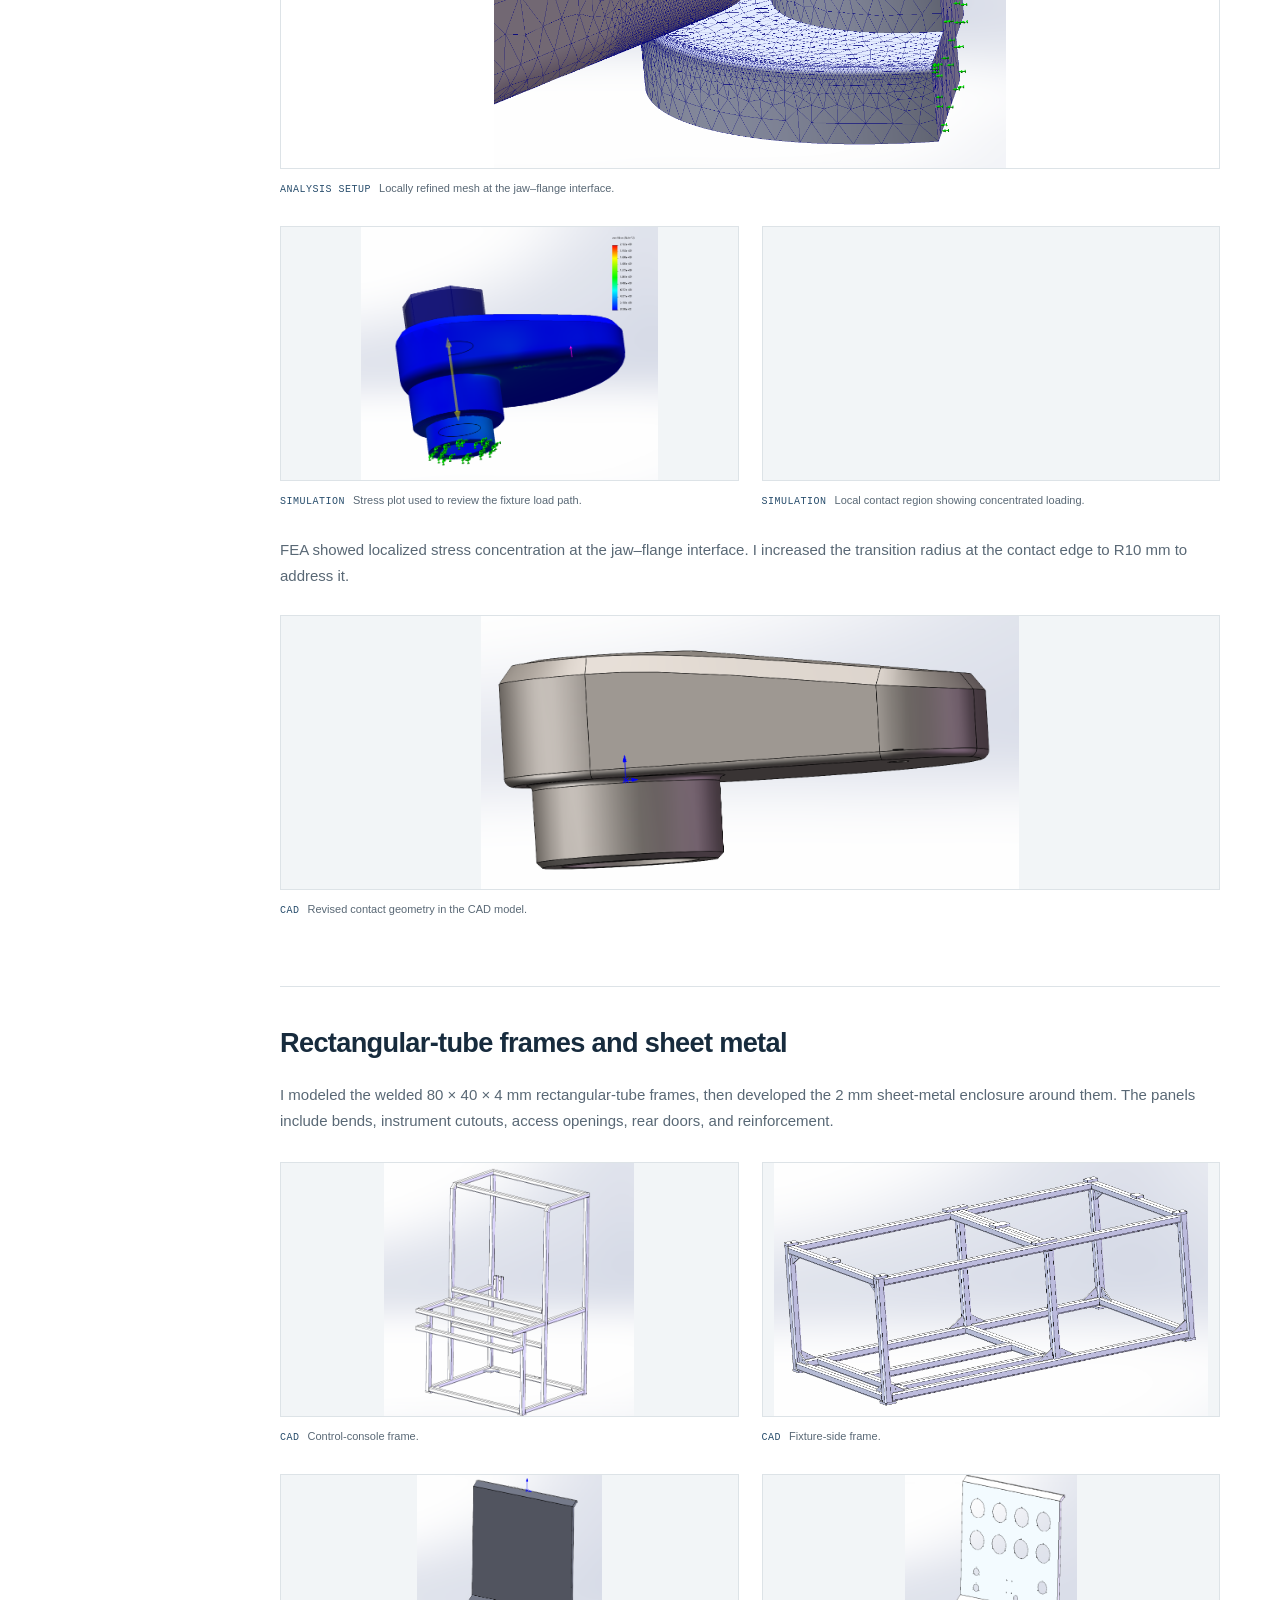
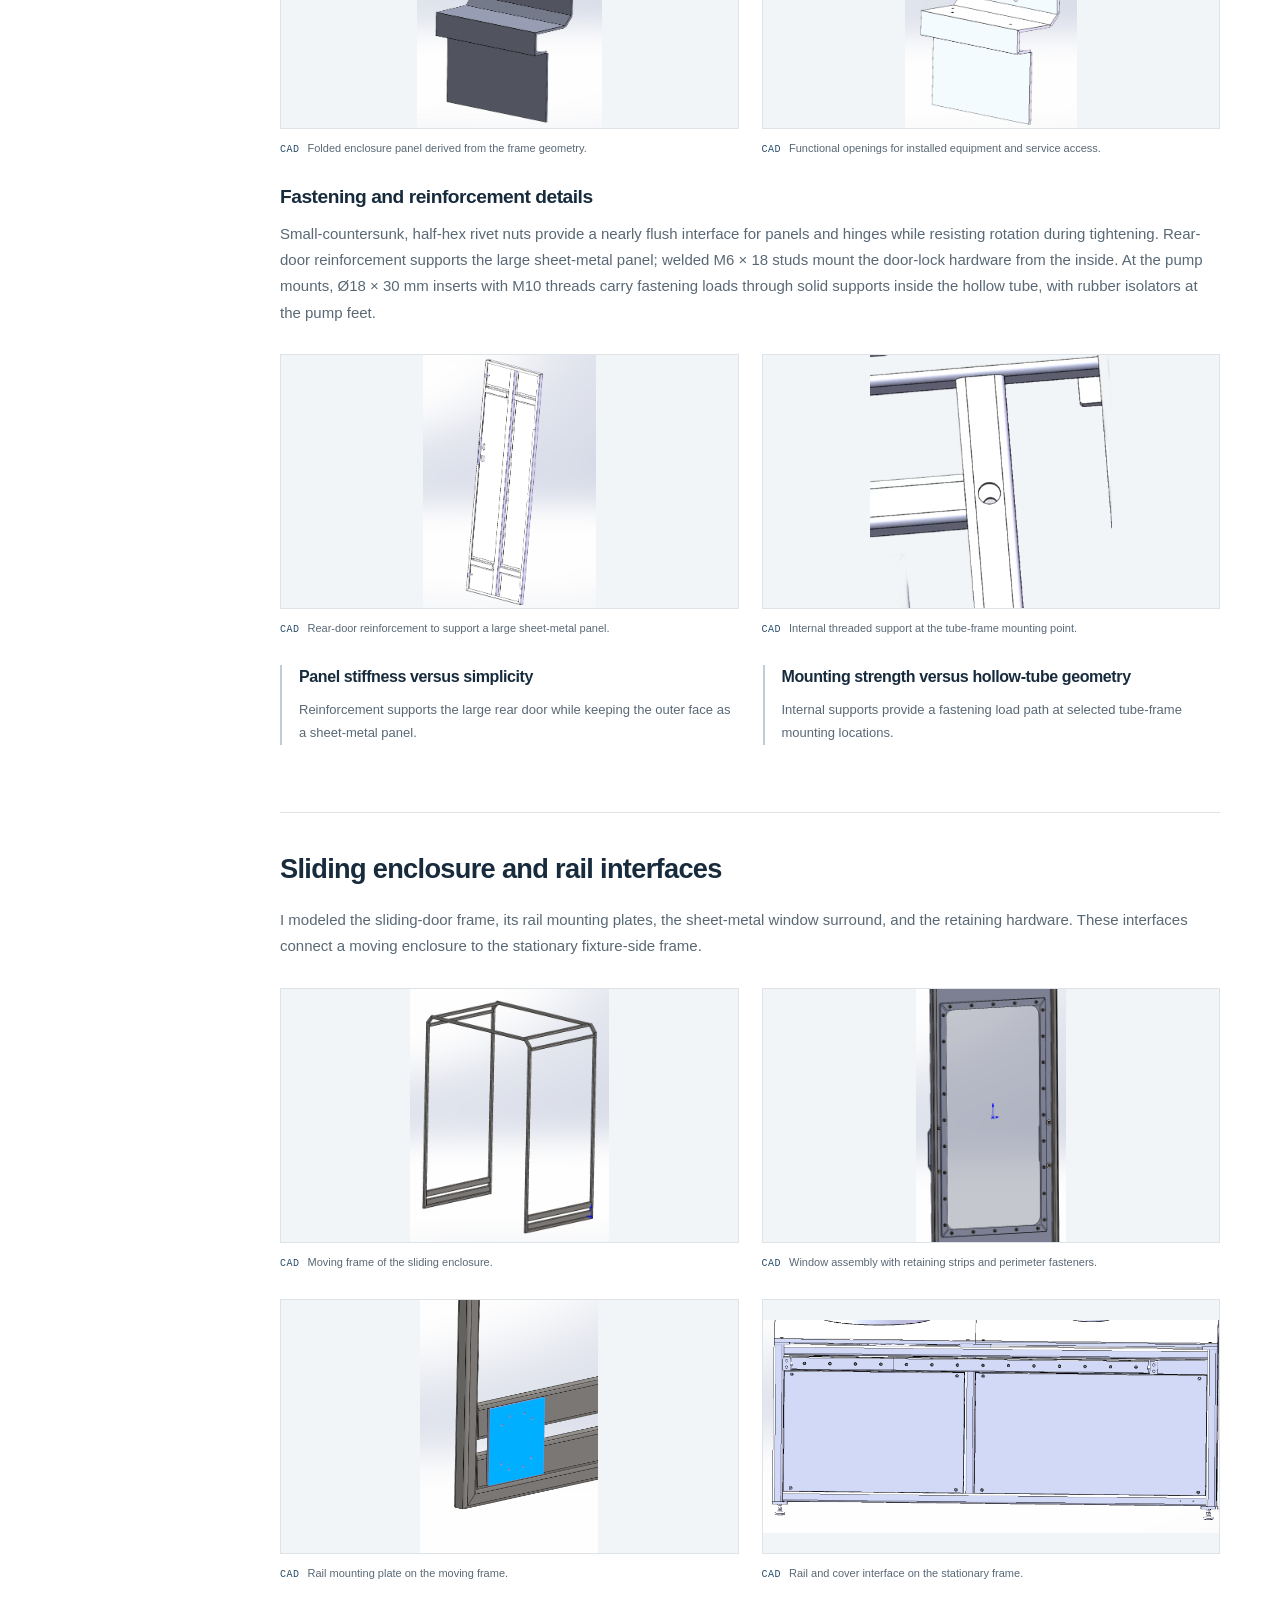
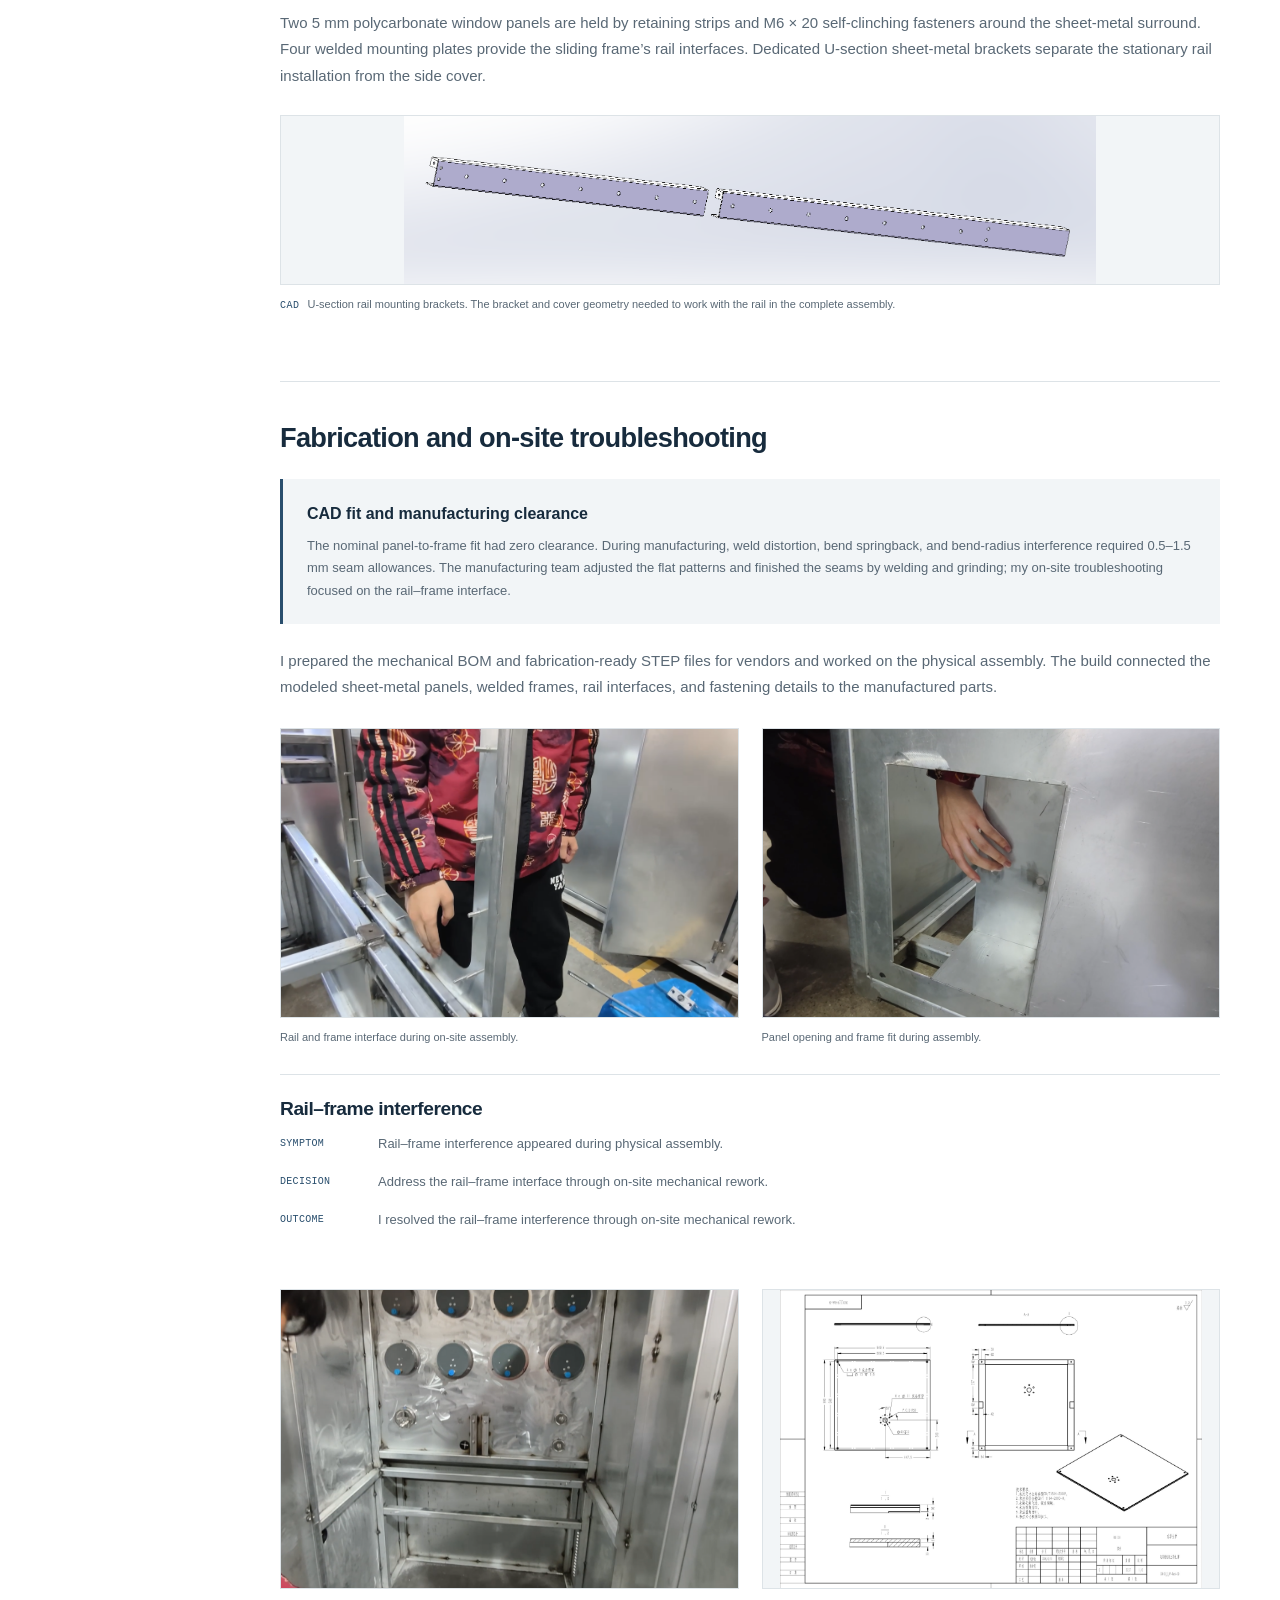
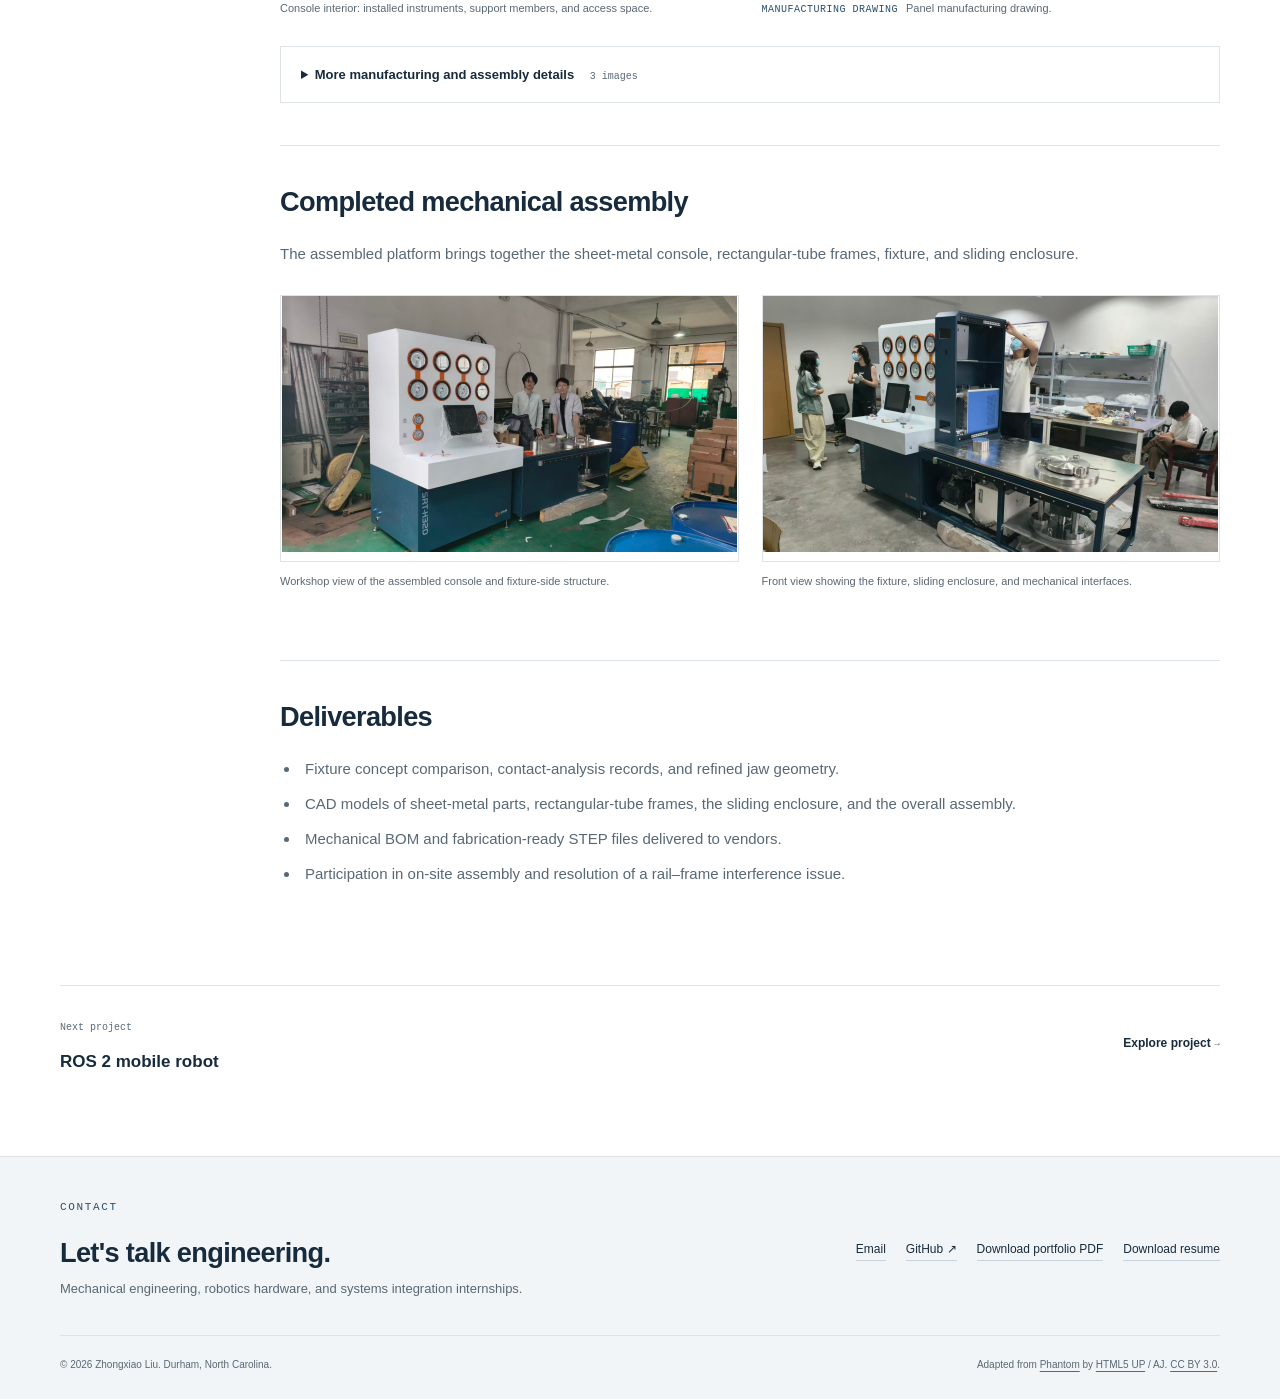
<file: safety-valve.html>
<!DOCTYPE html>
<!-- Adapted from Phantom by HTML5 UP / AJ. CC BY 3.0. See LICENSE.txt. -->
<html lang="en">
<head>
  <meta charset="utf-8">
  <meta name="viewport" content="width=device-width, initial-scale=1">
  <meta name="description" content="Completed safety-valve test-platform capstone: fixture concepts and FEA, sheet-metal and rectangular-tube CAD, sliding-enclosure integration, fabrication, and on-site assembly.">
  <meta name="theme-color" content="#172b3d">
  <title>Safety Valve Test Platform | Zhongxiao Liu</title>
  <link rel="icon" type="image/svg+xml" href="assets/images/favicon.svg">
  <link rel="stylesheet" href="assets/css/main.css">
  <link rel="stylesheet" href="assets/css/portfolio.css">
  <noscript><link rel="stylesheet" href="assets/css/noscript.css"></noscript>
</head>
<body class="is-preload">
<a class="skip-link" href="#main">Skip to content</a>
<div id="wrapper">
  <header id="header"><div class="inner">
    <a href="index.html" class="logo" aria-label="Zhongxiao Liu, home"><span class="monogram" aria-hidden="true">ZL</span><span>Zhongxiao (John) Liu</span></a>
    <nav aria-label="Main navigation"><ul>
      <li class="desktop-link"><a href="index.html#projects">Projects</a></li>
      <li class="desktop-link"><a href="index.html#about">About</a></li>
      <li class="desktop-link"><a href="#contact">Contact</a></li>
      <li><a class="resume-link" href="Zhongxiao-Liu-Resume.pdf" target="_blank" rel="noopener">Resume <span aria-hidden="true">↗</span></a></li>
      <li class="mobile-menu"><a href="#menu">Menu</a></li>
    </ul></nav>
  </div></header>
  <nav id="menu" aria-label="Mobile navigation"><h2>Explore</h2><ul>
    <li><a href="index.html#projects">Selected projects</a></li><li><a href="safety-valve.html">Safety valve test platform</a></li>
    <li><a href="ros-mobile-robot.html">ROS 2 mobile robot</a></li><li><a href="u-bend-gripper.html">U-bend gripper optimization</a></li>
    <li><a href="safestep.html">SafeStep</a></li><li><a href="index.html#about">About</a></li>
    <li><a href="mailto:zhongxiao.liu@duke.edu">Email me</a></li>
  </ul></nav>
  <main id="main"><div class="inner">
<div class="breadcrumb"><a href="index.html#projects">All projects</a><span aria-hidden="true">/</span><span>Project 01</span></div>
<header class="case-heading"><span class="eyebrow">Engineering case study / 01</span><h1>Safety valve<br>test platform</h1><p>Fixture concepts and FEA, sheet-metal and frame modeling, sliding-enclosure integration, and on-site assembly.</p></header>
<dl class="project-facts">
  <div><dt>Status</dt><dd><span class="status">Completed — Thesis</span></dd></div>
  <div><dt>My role</dt><dd>Fixture concepts &amp; FEA<br>Mechanical CAD &amp; assembly</dd></div>
  <div><dt>Context</dt><dd>Undergraduate capstone<br>Donghua University</dd></div>
  <div><dt>Timeline</dt><dd>Sep 2025 – May 2026</dd></div>
</dl>
<figure class="case-cover photo"><div class="cover-image"><img src="assets/images/bench-completed-workshop.jpg" alt="Completed mechanical assembly of the safety-valve test platform in the workshop" fetchpriority="high"></div><figcaption>Completed mechanical assembly of the safety-valve test platform.</figcaption></figure>
<div class="case-layout"><aside class="case-nav" aria-label="On this page"><span>On this page</span>
<a href="#contribution">My contribution</a>
<a href="#overall-assembly">Overall assembly</a>
<a href="#fixture">Fixture concepts</a>
<a href="#analysis">FEA &amp; refinement</a>
<a href="#frames-panels">Frames &amp; sheet metal</a>
<a href="#sliding-door">Sliding enclosure</a>
<a href="#fabrication">Fabrication &amp; troubleshooting</a>
<a href="#completed-build">Completed assembly</a>
<a href="#outcomes">Deliverables</a></aside><div class="case-body">
<section id="contribution" class="case-section"><h2>My contribution</h2>
<p>I owned the fixture concept and finite-element analysis. My CAD work covered the sheet-metal enclosure, rectangular-tube frames, overall mechanical layout and assembly, and sliding-door system. I also prepared fabrication deliverables and participated in on-site assembly.</p>
<div class="decision-grid role-grid">
  <div><h3>Fixture concepts &amp; FEA</h3><p>Compared clamping concepts, evaluated the load path and contact region, and refined the jaw geometry.</p></div>
  <div><h3>Sheet-metal modeling</h3><p>Modeled folded panels, instrument and service openings, door reinforcement, and fastening details.</p></div>
  <div><h3>Rectangular-tube frames</h3><p>Modeled the control-console and fixture frames and their mounting interfaces.</p></div>
  <div><h3>Overall mechanical assembly</h3><p>Integrated the frame, panels, fixture, and moving enclosure in the complete CAD assembly.</p></div>
  <div><h3>Sliding-door system</h3><p>Modeled the moving frame, rail mounts, window panels, and retaining hardware.</p></div>
  <div><h3>Fabrication &amp; on-site assembly</h3><p>Prepared the mechanical BOM and STEP files for vendors, supported assembly, and resolved rail–frame interference.</p></div>
</div>

</section>
<section id="overall-assembly" class="case-section"><h2>Overall layout and mechanical assembly</h2>
<p>The assembly combines a control console and a fixture-side test area. I modeled the structural frames, outer panels, service doors, fixture interfaces, and sliding enclosure as parts of the complete system. The exploded view shows how those parts fit together.</p>
<figure class="figure-wide exploded-figure">
      <a class="image-frame" href="assets/images/bench-exploded.png" data-lightbox aria-label="Enlarge: Exploded CAD assembly of the test platform, showing sheet-metal panels, rectangular-tube frames, instruments, fixture, and sliding enclosure">
        <img src="assets/images/bench-exploded.png" alt="Exploded CAD assembly of the test platform, showing sheet-metal panels, rectangular-tube frames, instruments, fixture, and sliding enclosure" loading="lazy" decoding="async">
      </a>
      <figcaption><span class="evidence-label">CAD</span>Exploded assembly: panels, tube frames, fixture, service doors, and sliding enclosure.</figcaption>
    </figure><div class="two-up assembly-comparison"><figure class="">
      <a class="image-frame" href="assets/images/bench-cad-front.png" data-lightbox aria-label="Enlarge: Complete front CAD assembly of the test platform">
        <img src="assets/images/bench-cad-front.png" alt="Complete front CAD assembly of the test platform" loading="lazy" decoding="async">
      </a>
      <figcaption><span class="evidence-label">CAD</span>Assembled CAD: console, fixture area, and sliding enclosure.</figcaption>
    </figure><figure class="">
      <a class="image-frame" href="assets/images/bench-fabricated-frame.jpg" data-lightbox aria-label="Enlarge: Fabricated control-console and fixture-side frames with the upright sliding enclosure">
        <img src="assets/images/bench-fabricated-frame.jpg" alt="Fabricated control-console and fixture-side frames with the upright sliding enclosure" loading="lazy" decoding="async">
      </a>
      <figcaption>Fabricated assembly: rectangular-tube frames and enclosure during the build.</figcaption>
    </figure></div>
<div class="decision-grid">
  <div><h3>Layout versus access</h3><p>The equipment had to fit inside the enclosure while leaving access to instruments, piping, fasteners, and the valve-loading area.</p></div>
  <div><h3>Complete assembly versus isolated parts</h3><p>I modeled the rail mounts, panels, frames, and fixture together, then addressed rail–frame interference during physical assembly.</p></div>
</div>
</section>
<section id="fixture" class="case-section"><h2>Fixture concepts and contact geometry</h2>
<p>The fixture needed to accommodate DN15–DN100 valve flanges. I compared clamping concepts using gripping requirements, FEA, and material cost. The selected architecture uses three eccentric elements for radial positioning and hydraulic axial loading; a timing belt coordinates the eccentric elements.</p>
<figure class="figure-wide fixture-figure">
      <a class="image-frame" href="assets/images/clamping-assembly.png" data-lightbox aria-label="Enlarge: CAD assembly of the eccentric clamping mechanism and timing belt">
        <img src="assets/images/clamping-assembly.png" alt="CAD assembly of the eccentric clamping mechanism and timing belt" loading="lazy" decoding="async">
      </a>
      <figcaption><span class="evidence-label">CAD</span>Fixture assembly showing the positioning mechanism and axial load path.</figcaption>
    </figure><div class="two-up "><figure class="">
      <a class="image-frame" href="assets/images/clamp-small.png" data-lightbox aria-label="Enlarge: Eccentric clamping configuration for a smaller valve flange">
        <img src="assets/images/clamp-small.png" alt="Eccentric clamping configuration for a smaller valve flange" loading="lazy" decoding="async">
      </a>
      <figcaption><span class="evidence-label">CAD</span>Smaller flange configuration.</figcaption>
    </figure><figure class="">
      <a class="image-frame" href="assets/images/clamp-large.png" data-lightbox aria-label="Enlarge: Eccentric clamping configuration for a larger valve flange">
        <img src="assets/images/clamp-large.png" alt="Eccentric clamping configuration for a larger valve flange" loading="lazy" decoding="async">
      </a>
      <figcaption><span class="evidence-label">CAD</span>Larger flange configuration.</figcaption>
    </figure></div>
<p>The important tradeoff was contact geometry as well as overall strength: a jaw can carry load while still concentrating that load at its contact with the flange. That interface became the focus of the FEA review.</p>
</section>
<section id="analysis" class="case-section"><h2>FEA setup and geometry refinement</h2>
<p>I used SolidWorks Simulation to examine the fixture load path and the jaw–flange interface. A one-third symmetric model reduced the solve size while preserving the repeated clamping geometry.</p><div class="decision-grid">
<div><h3>Symmetry and simplification</h3><p>I modeled one 120° sector: one eccentric jaw, its load-transfer components, and the matching flange segment. Symmetry fixtures on the cut faces constrained circumferential motion. Small non-load-bearing features were suppressed to simplify meshing.</p></div>
<div><h3>Jaw–flange contact</h3><p>I defined local no-penetration contact between the jaw underside and flange surface with a friction coefficient of 0.15. Linear-elastic material models supported the static stress review.</p></div>
<div><h3>Mesh control</h3><p>I used curvature-based, second-order tetrahedral elements and refined the jaw–flange contact region to a 1 mm local element size. Local refinement concentrated resolution where the stress gradient was largest.</p></div>
<div><h3>Solution and review</h3><p>I enabled large-displacement behavior in the static study and used the Direct Sparse solver. I reviewed von Mises stress, the local contact region, and displacement to guide the contact-edge revision.</p></div>
</div>
<figure class="figure-wide mesh-figure">
      <a class="image-frame" href="assets/images/bench-contact-mesh.png" data-lightbox aria-label="Enlarge: Finite-element mesh detail at the eccentric jaw and flange contact">
        <img src="assets/images/bench-contact-mesh.png" alt="Finite-element mesh detail at the eccentric jaw and flange contact" loading="lazy" decoding="async">
      </a>
      <figcaption><span class="evidence-label">Analysis setup</span>Locally refined mesh at the jaw–flange interface.</figcaption>
    </figure><div class="two-up "><figure class="">
      <a class="image-frame" href="assets/images/fea-model.png" data-lightbox aria-label="Enlarge: Overall clamping load-path stress plot">
        <img src="assets/images/fea-model.png" alt="Overall clamping load-path stress plot" loading="lazy" decoding="async">
      </a>
      <figcaption><span class="evidence-label">Simulation</span>Stress plot used to review the fixture load path.</figcaption>
    </figure><figure class="">
      <a class="image-frame" href="assets/images/fea-contact.png" data-lightbox aria-label="Enlarge: Stress concentration near the jaw and flange contact">
        <img src="assets/images/fea-contact.png" alt="Stress concentration near the jaw and flange contact" loading="lazy" decoding="async">
      </a>
      <figcaption><span class="evidence-label">Simulation</span>Local contact region showing concentrated loading.</figcaption>
    </figure></div>
<p>FEA showed localized stress concentration at the jaw–flange interface. I increased the transition radius at the contact edge to R10 mm to address it.</p>
<figure class="figure-wide contact-figure">
      <a class="image-frame" href="assets/images/contact-geometry.png" data-lightbox aria-label="Enlarge: Rounded contact edge of the eccentric jaw">
        <img src="assets/images/contact-geometry.png" alt="Rounded contact edge of the eccentric jaw" loading="lazy" decoding="async">
      </a>
      <figcaption><span class="evidence-label">CAD</span>Revised contact geometry in the CAD model.</figcaption>
    </figure>

</section>
<section id="frames-panels" class="case-section"><h2>Rectangular-tube frames and sheet metal</h2>
<p>I modeled the welded 80 × 40 × 4 mm rectangular-tube frames, then developed the 2 mm sheet-metal enclosure around them. The panels include bends, instrument cutouts, access openings, rear doors, and reinforcement.</p>
<div class="two-up "><figure class="">
      <a class="image-frame" href="assets/images/control-frame.png" data-lightbox aria-label="Enlarge: Rectangular-tube CAD frame for the control console">
        <img src="assets/images/control-frame.png" alt="Rectangular-tube CAD frame for the control console" loading="lazy" decoding="async">
      </a>
      <figcaption><span class="evidence-label">CAD</span>Control-console frame.</figcaption>
    </figure><figure class="">
      <a class="image-frame" href="assets/images/fixture-frame.png" data-lightbox aria-label="Enlarge: Rectangular-tube CAD frame for the fixture-side module">
        <img src="assets/images/fixture-frame.png" alt="Rectangular-tube CAD frame for the fixture-side module" loading="lazy" decoding="async">
      </a>
      <figcaption><span class="evidence-label">CAD</span>Fixture-side frame.</figcaption>
    </figure></div><div class="two-up "><figure class="">
      <a class="image-frame" href="assets/images/bench-sheet-metal.png" data-lightbox aria-label="Enlarge: Folded sheet-metal panel model fitted to the console frame">
        <img src="assets/images/bench-sheet-metal.png" alt="Folded sheet-metal panel model fitted to the console frame" loading="lazy" decoding="async">
      </a>
      <figcaption><span class="evidence-label">CAD</span>Folded enclosure panel derived from the frame geometry.</figcaption>
    </figure><figure class="">
      <a class="image-frame" href="assets/images/bench-panel-openings.png" data-lightbox aria-label="Enlarge: Sheet-metal panel CAD with instrument and functional openings">
        <img src="assets/images/bench-panel-openings.png" alt="Sheet-metal panel CAD with instrument and functional openings" loading="lazy" decoding="async">
      </a>
      <figcaption><span class="evidence-label">CAD</span>Functional openings for installed equipment and service access.</figcaption>
    </figure></div>
<h3>Fastening and reinforcement details</h3>
<p>Small-countersunk, half-hex rivet nuts provide a nearly flush interface for panels and hinges while resisting rotation during tightening. Rear-door reinforcement supports the large sheet-metal panel; welded M6 × 18 studs mount the door-lock hardware from the inside. At the pump mounts, Ø18 × 30 mm inserts with M10 threads carry fastening loads through solid supports inside the hollow tube, with rubber isolators at the pump feet.</p>
<div class="two-up "><figure class="">
      <a class="image-frame" href="assets/images/bench-door-reinforcement.png" data-lightbox aria-label="Enlarge: Rear service-door CAD showing reinforcement on the inner face">
        <img src="assets/images/bench-door-reinforcement.png" alt="Rear service-door CAD showing reinforcement on the inner face" loading="lazy" decoding="async">
      </a>
      <figcaption><span class="evidence-label">CAD</span>Rear-door reinforcement to support a large sheet-metal panel.</figcaption>
    </figure><figure class="">
      <a class="image-frame" href="assets/images/bench-tube-mount.png" data-lightbox aria-label="Enlarge: Rectangular-tube mounting location with internal support detail">
        <img src="assets/images/bench-tube-mount.png" alt="Rectangular-tube mounting location with internal support detail" loading="lazy" decoding="async">
      </a>
      <figcaption><span class="evidence-label">CAD</span>Internal threaded support at the tube-frame mounting point.</figcaption>
    </figure></div>
<div class="decision-grid">
  <div><h3>Panel stiffness versus simplicity</h3><p>Reinforcement supports the large rear door while keeping the outer face as a sheet-metal panel.</p></div>
  <div><h3>Mounting strength versus hollow-tube geometry</h3><p>Internal supports provide a fastening load path at selected tube-frame mounting locations.</p></div>
</div>
</section>
<section id="sliding-door" class="case-section"><h2>Sliding enclosure and rail interfaces</h2>
<p>I modeled the sliding-door frame, its rail mounting plates, the sheet-metal window surround, and the retaining hardware. These interfaces connect a moving enclosure to the stationary fixture-side frame.</p>
<div class="two-up "><figure class="">
      <a class="image-frame" href="assets/images/bench-sliding-frame.png" data-lightbox aria-label="Enlarge: Rectangular-tube sliding-door frame CAD model">
        <img src="assets/images/bench-sliding-frame.png" alt="Rectangular-tube sliding-door frame CAD model" loading="lazy" decoding="async">
      </a>
      <figcaption><span class="evidence-label">CAD</span>Moving frame of the sliding enclosure.</figcaption>
    </figure><figure class="">
      <a class="image-frame" href="assets/images/bench-window-assembly.png" data-lightbox aria-label="Enlarge: Sliding-door window CAD with retaining hardware around the perimeter">
        <img src="assets/images/bench-window-assembly.png" alt="Sliding-door window CAD with retaining hardware around the perimeter" loading="lazy" decoding="async">
      </a>
      <figcaption><span class="evidence-label">CAD</span>Window assembly with retaining strips and perimeter fasteners.</figcaption>
    </figure></div><div class="two-up "><figure class="">
      <a class="image-frame" href="assets/images/bench-sliding-mount.png" data-lightbox aria-label="Enlarge: Sliding-frame rail mounting plate highlighted in the CAD assembly">
        <img src="assets/images/bench-sliding-mount.png" alt="Sliding-frame rail mounting plate highlighted in the CAD assembly" loading="lazy" decoding="async">
      </a>
      <figcaption><span class="evidence-label">CAD</span>Rail mounting plate on the moving frame.</figcaption>
    </figure><figure class="">
      <a class="image-frame" href="assets/images/bench-rail-cover.png" data-lightbox aria-label="Enlarge: Fixture-side CAD assembly showing the rail and sheet-metal cover">
        <img src="assets/images/bench-rail-cover.png" alt="Fixture-side CAD assembly showing the rail and sheet-metal cover" loading="lazy" decoding="async">
      </a>
      <figcaption><span class="evidence-label">CAD</span>Rail and cover interface on the stationary frame.</figcaption>
    </figure></div>
<p>Two 5 mm polycarbonate window panels are held by retaining strips and M6 × 20 self-clinching fasteners around the sheet-metal surround. Four welded mounting plates provide the sliding frame’s rail interfaces. Dedicated U-section sheet-metal brackets separate the stationary rail installation from the side cover.</p>
<figure class="figure-wide rail-bracket-figure">
      <a class="image-frame" href="assets/images/bench-rail-brackets.png" data-lightbox aria-label="Enlarge: U-section sheet-metal mounting brackets for the enclosure rails">
        <img src="assets/images/bench-rail-brackets.png" alt="U-section sheet-metal mounting brackets for the enclosure rails" loading="lazy" decoding="async">
      </a>
      <figcaption><span class="evidence-label">CAD</span>U-section rail mounting brackets. The bracket and cover geometry needed to work with the rail in the complete assembly.</figcaption>
    </figure>

</section>
<section id="fabrication" class="case-section"><h2>Fabrication and on-site troubleshooting</h2><div class="note"><strong>CAD fit and manufacturing clearance</strong><p>The nominal panel-to-frame fit had zero clearance. During manufacturing, weld distortion, bend springback, and bend-radius interference required 0.5–1.5 mm seam allowances. The manufacturing team adjusted the flat patterns and finished the seams by welding and grinding; my on-site troubleshooting focused on the rail–frame interface.</p></div>
<p>I prepared the mechanical BOM and fabrication-ready STEP files for vendors and worked on the physical assembly. The build connected the modeled sheet-metal panels, welded frames, rail interfaces, and fastening details to the manufactured parts.</p>
<div class="two-up photo-grid"><figure class="">
      <a class="image-frame" href="assets/images/bench-build-01.png" data-lightbox aria-label="Enlarge: Close photograph of the rail and frame interface during on-site assembly">
        <img src="assets/images/bench-build-01.png" alt="Close photograph of the rail and frame interface during on-site assembly" loading="lazy" decoding="async">
      </a>
      <figcaption>Rail and frame interface during on-site assembly.</figcaption>
    </figure><figure class="">
      <a class="image-frame" href="assets/images/bench-build-02.png" data-lightbox aria-label="Enlarge: Photograph of the panel opening and fabricated frame during fitting">
        <img src="assets/images/bench-build-02.png" alt="Photograph of the panel opening and fabricated frame during fitting" loading="lazy" decoding="async">
      </a>
      <figcaption>Panel opening and frame fit during assembly.</figcaption>
    </figure></div>
<div class="debug-step"><h3>Rail–frame interference</h3><dl>
  <dt>Symptom</dt><dd>Rail–frame interference appeared during physical assembly.</dd>

  <dt>Decision</dt><dd>Address the rail–frame interface through on-site mechanical rework.</dd>
  <dt>Outcome</dt><dd>I resolved the rail–frame interference through on-site mechanical rework.</dd>
</dl></div>
<div class="two-up fabrication-evidence"><figure class="">
      <a class="image-frame" href="assets/images/bench-interior.png" data-lightbox aria-label="Enlarge: Interior photograph of the fabricated console, showing instrument mounting and support members">
        <img src="assets/images/bench-interior.png" alt="Interior photograph of the fabricated console, showing instrument mounting and support members" loading="lazy" decoding="async">
      </a>
      <figcaption>Console interior: installed instruments, support members, and access space.</figcaption>
    </figure><figure class="">
      <a class="image-frame" href="assets/images/bench-panel-drawing.jpg" data-lightbox aria-label="Enlarge: Original manufacturing drawing of a rectangular panel with views and dimensions">
        <img src="assets/images/bench-panel-drawing.jpg" alt="Original manufacturing drawing of a rectangular panel with views and dimensions" loading="lazy" decoding="async">
      </a>
      <figcaption><span class="evidence-label">Manufacturing drawing</span>Panel manufacturing drawing.</figcaption>
    </figure></div>
<details class="detail-gallery"><summary>More manufacturing and assembly details <span>3 images</span></summary>
<div class="evidence-gallery"><figure class="">
      <a class="image-frame" href="assets/images/bench-part-drawing.jpg" data-lightbox aria-label="Enlarge: Fixture plate manufacturing drawing with orthographic views and hole locations">
        <img src="assets/images/bench-part-drawing.jpg" alt="Fixture plate manufacturing drawing with orthographic views and hole locations" loading="lazy" decoding="async">
      </a>
      <figcaption><span class="evidence-label">Manufacturing drawing</span>Fixture plate manufacturing drawing.</figcaption>
    </figure><figure class="">
      <a class="image-frame" href="assets/images/bench-door-studs.png" data-lightbox aria-label="Enlarge: Embedded stud detail on the inside of a service door">
        <img src="assets/images/bench-door-studs.png" alt="Embedded stud detail on the inside of a service door" loading="lazy" decoding="async">
      </a>
      <figcaption><span class="evidence-label">CAD</span>Door hardware mounted from the inside using embedded studs.</figcaption>
    </figure><figure class="">
      <a class="image-frame" href="assets/images/manufacturing-01.jpg" data-lightbox aria-label="Enlarge: Physical scale model of the console and fixture-side enclosure">
        <img src="assets/images/manufacturing-01.jpg" alt="Physical scale model of the console and fixture-side enclosure" loading="lazy" decoding="async">
      </a>
      <figcaption><span class="evidence-label">Physical model</span>Physical scale model.</figcaption>
    </figure></div></details></section>
<section id="completed-build" class="case-section"><h2>Completed mechanical assembly</h2>
<p>The assembled platform brings together the sheet-metal console, rectangular-tube frames, fixture, and sliding enclosure.</p>
<div class="two-up completed-build">
<figure><a class="image-frame" href="assets/images/bench-completed-workshop.jpg" data-lightbox aria-label="Enlarge: Completed safety-valve test platform in the workshop"><img src="assets/images/bench-completed-workshop.jpg" alt="Completed safety-valve test platform with instrument console and fixture-side frame" loading="lazy" decoding="async"></a><figcaption>Workshop view of the assembled console and fixture-side structure.</figcaption></figure>
<figure><a class="image-frame" href="assets/images/bench-completed-assembly.jpg" data-lightbox aria-label="Enlarge: Front view of the assembled platform and exposed interfaces"><img src="assets/images/bench-completed-assembly.jpg" alt="Front view showing the valve fixture, sliding enclosure, and mechanical interfaces beneath the work surface" loading="lazy" decoding="async"></a><figcaption>Front view showing the fixture, sliding enclosure, and mechanical interfaces.</figcaption></figure>
</div></section>
<section id="outcomes" class="case-section"><h2>Deliverables</h2>
<ul>
  <li>Fixture concept comparison, contact-analysis records, and refined jaw geometry.</li>
  <li>CAD models of sheet-metal parts, rectangular-tube frames, the sliding enclosure, and the overall assembly.</li>
  <li>Mechanical BOM and fabrication-ready STEP files delivered to vendors.</li>
  <li>Participation in on-site assembly and resolution of a rail–frame interference issue.</li>
</ul>

</section>
</div></div><div class="next-project"><div><span>Next project</span><strong>ROS 2 mobile robot</strong></div><a href="ros-mobile-robot.html">Explore project <span aria-hidden="true">→</span></a></div>
</div></main>
  <footer id="footer"><div class="inner">
    <div class="footer-main" id="contact"><div><span class="eyebrow">Contact</span><h2>Let's talk engineering.</h2><p>Mechanical engineering, robotics hardware, and systems integration internships.</p></div>
      <div class="footer-links"><a href="mailto:zhongxiao.liu@duke.edu">Email</a><a href="https://github.com/liu-cool-cmd" target="_blank" rel="noopener">GitHub <span aria-hidden="true">↗</span></a><a href="Zhongxiao-Liu-Engineering-Portfolio.pdf" download>Download portfolio PDF</a><a href="Zhongxiao-Liu-Resume.pdf" download>Download resume</a></div>
    </div>
    <div class="footer-bottom"><span>© 2026 Zhongxiao Liu. Durham, North Carolina.</span><span>Adapted from <a href="https://html5up.net/phantom" target="_blank" rel="noopener">Phantom</a> by <a href="https://html5up.net" target="_blank" rel="noopener">HTML5 UP</a> / AJ. <a href="https://html5up.net/license" target="_blank" rel="noopener">CC BY 3.0</a>.</span></div>
  </div></footer>
</div>
<dialog class="lightbox" aria-label="Expanded project image"><div class="lightbox-content"><button type="button" aria-label="Close expanded image">Close ×</button><img alt=""><p class="lightbox-caption"></p></div></dialog>
<script src="assets/js/jquery.min.js"></script><script src="assets/js/browser.min.js"></script><script src="assets/js/breakpoints.min.js"></script><script src="assets/js/util.js"></script><script src="assets/js/main.js"></script><script src="assets/js/portfolio.js"></script>
</body></html>
</file>
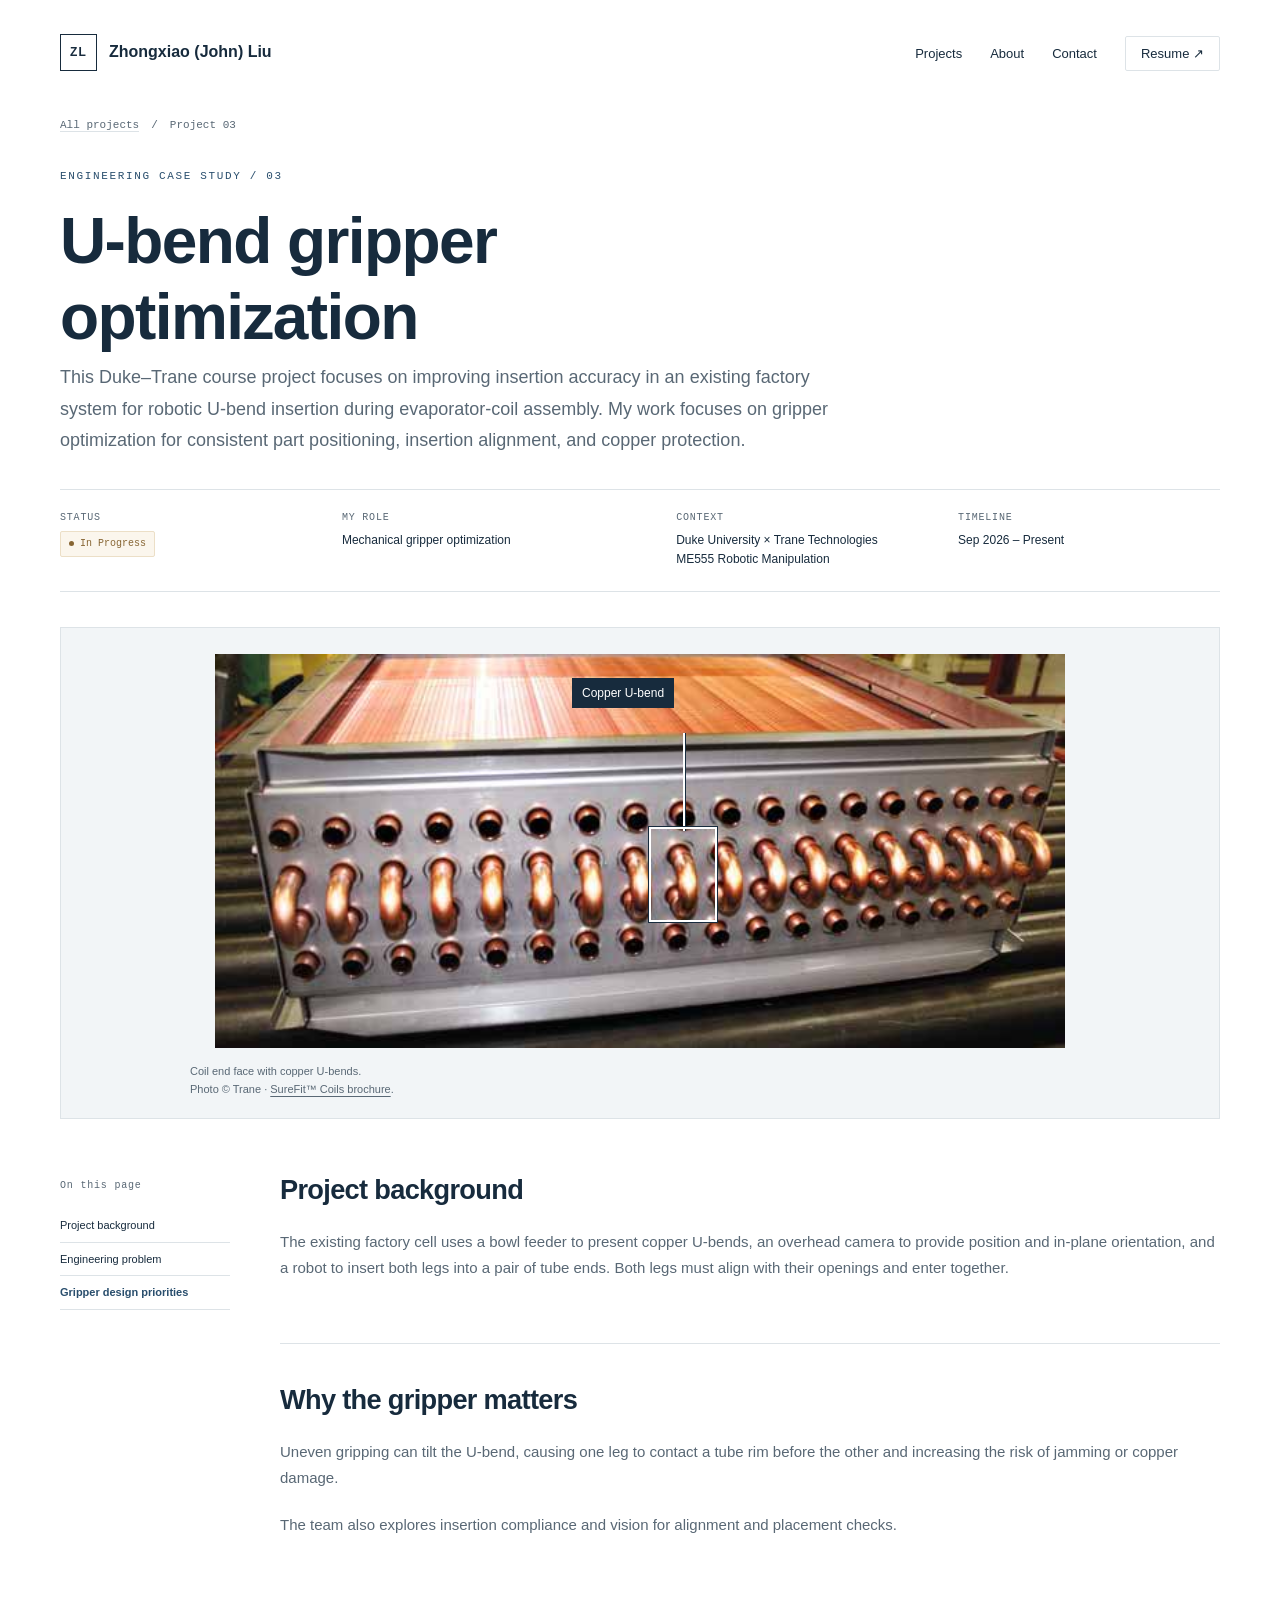
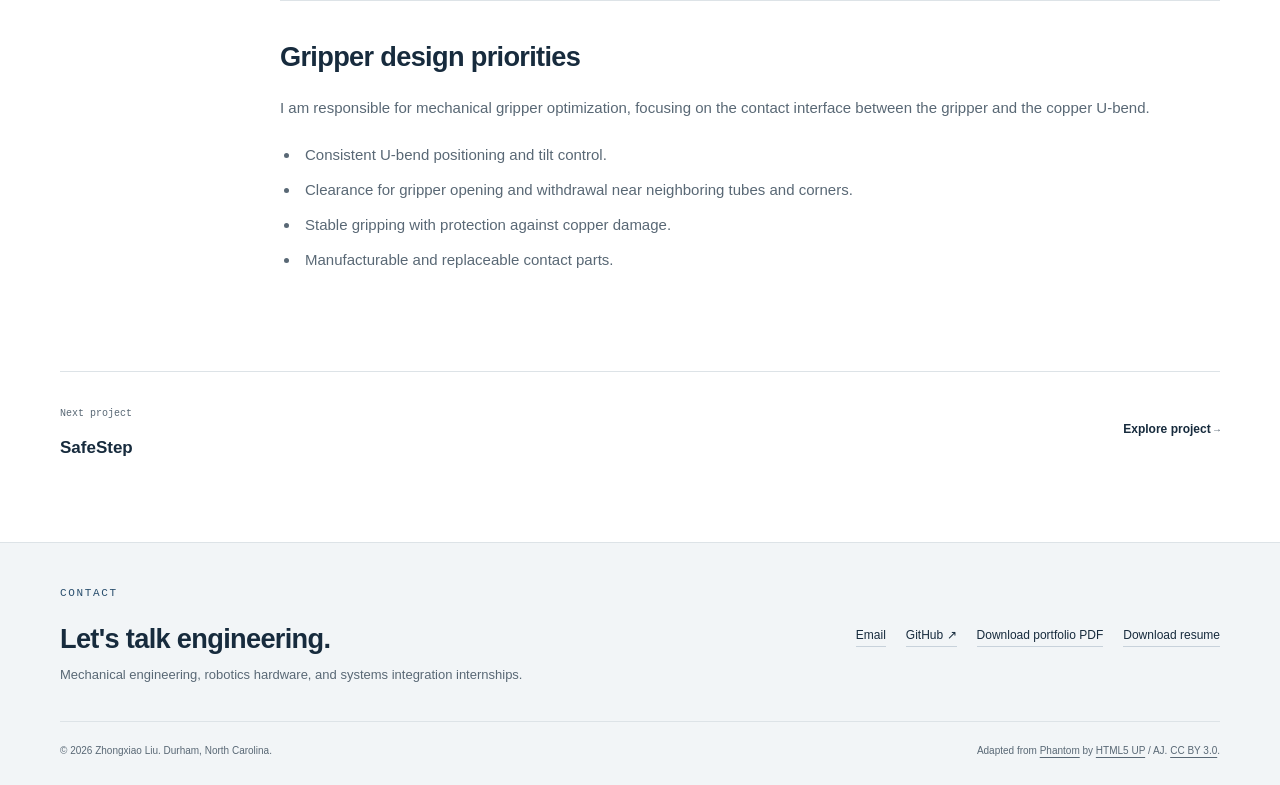
<file: u-bend-gripper.html>
<!DOCTYPE html>
<!-- Adapted from Phantom by HTML5 UP / AJ. CC BY 3.0. See LICENSE.txt. -->
<html lang="en">
<head>
  <meta charset="utf-8">
  <meta name="viewport" content="width=device-width, initial-scale=1">
  <meta name="description" content="Duke–Trane robotic evaporator-coil assembly project: U-bend insertion background, alignment challenges, and my mechanical gripper optimization role. In Progress.">
  <meta name="theme-color" content="#172b3d">
  <title>U-Bend Gripper Optimization | Zhongxiao Liu</title>
  <link rel="icon" type="image/svg+xml" href="assets/images/favicon.svg">
  <link rel="stylesheet" href="assets/css/main.css">
  <link rel="stylesheet" href="assets/css/portfolio.css">
  <noscript><link rel="stylesheet" href="assets/css/noscript.css"></noscript>
</head>
<body class="is-preload">
<a class="skip-link" href="#main">Skip to content</a>
<div id="wrapper">
  <header id="header"><div class="inner">
    <a href="index.html" class="logo" aria-label="Zhongxiao Liu, home"><span class="monogram" aria-hidden="true">ZL</span><span>Zhongxiao (John) Liu</span></a>
    <nav aria-label="Main navigation"><ul>
      <li class="desktop-link"><a href="index.html#projects">Projects</a></li>
      <li class="desktop-link"><a href="index.html#about">About</a></li>
      <li class="desktop-link"><a href="#contact">Contact</a></li>
      <li><a class="resume-link" href="Zhongxiao-Liu-Resume.pdf" target="_blank" rel="noopener">Resume <span aria-hidden="true">↗</span></a></li>
      <li class="mobile-menu"><a href="#menu">Menu</a></li>
    </ul></nav>
  </div></header>
  <nav id="menu" aria-label="Mobile navigation"><h2>Explore</h2><ul>
    <li><a href="index.html#projects">Selected projects</a></li><li><a href="safety-valve.html">Safety valve test platform</a></li>
    <li><a href="ros-mobile-robot.html">ROS 2 mobile robot</a></li><li><a href="u-bend-gripper.html">U-bend gripper optimization</a></li>
    <li><a href="safestep.html">SafeStep</a></li><li><a href="index.html#about">About</a></li>
    <li><a href="mailto:zhongxiao.liu@duke.edu">Email me</a></li>
  </ul></nav>
  <main id="main"><div class="inner"><div class="breadcrumb"><a href="index.html#projects">All projects</a><span aria-hidden="true">/</span><span>Project 03</span></div><header class="case-heading"><span class="eyebrow">Engineering case study / 03</span><h1>U-bend gripper<br>optimization</h1><p>This Duke–Trane course project focuses on improving insertion accuracy in an existing factory system for robotic U-bend insertion during evaporator-coil assembly. My work focuses on gripper optimization for consistent part positioning, insertion alignment, and copper protection.</p></header><dl class="project-facts"><div><dt>Status</dt><dd><span class="status progress">In Progress</span></dd></div><div><dt>My role</dt><dd>Mechanical gripper optimization</dd></div><div><dt>Context</dt><dd>Duke University × Trane Technologies<br>ME555 Robotic Manipulation</dd></div><div><dt>Timeline</dt><dd>Sep 2026 – Present</dd></div></dl><figure class="case-cover public-coil-reference">
  <div class="coil-reference-image">
    <a href="assets/images/trane-public-coil.jpg" data-lightbox aria-label="Enlarge the public Trane coil reference photograph">
      <img src="assets/images/trane-public-coil.jpg" alt="Public Trane coil product photograph showing a row of copper U-bends at the coil end face" fetchpriority="high">
    </a>
    <span class="coil-callout-label">Copper U-bend</span>
    <span class="coil-callout-line" aria-hidden="true"></span>
    <span class="coil-callout-marker" aria-hidden="true"></span>
  </div>
  <figcaption>Coil end face with copper U-bends.<br><small>Photo © Trane · <a href="https://www.trane.com/Resources/Partners/17f7f3b5-1338-440f-b6e1-b47c36d9fcc3/documents/COIL_SLB006-GB_0720.pdf" target="_blank" rel="noopener">SureFit™ Coils brochure</a>.</small></figcaption>
</figure><div class="case-layout"><aside class="case-nav" aria-label="On this page"><span>On this page</span><a href="#background">Project background</a><a href="#problem">Engineering problem</a><a href="#scope">Gripper design priorities</a></aside><div class="case-body">
<section id="background" class="case-section"><h2>Project background</h2><p>The existing factory cell uses a bowl feeder to present copper U-bends, an overhead camera to provide position and in-plane orientation, and a robot to insert both legs into a pair of tube ends. Both legs must align with their openings and enter together.</p></section>
<section id="problem" class="case-section"><h2>Why the gripper matters</h2><p>Uneven gripping can tilt the U-bend, causing one leg to contact a tube rim before the other and increasing the risk of jamming or copper damage.</p><p>The team also explores insertion compliance and vision for alignment and placement checks.</p></section>
<section id="scope" class="case-section"><h2>Gripper design priorities</h2><p>I am responsible for mechanical gripper optimization, focusing on the contact interface between the gripper and the copper U-bend.</p><ul><li>Consistent U-bend positioning and tilt control.</li><li>Clearance for gripper opening and withdrawal near neighboring tubes and corners.</li><li>Stable gripping with protection against copper damage.</li><li>Manufacturable and replaceable contact parts.</li></ul></section></div></div><div class="next-project"><div><span>Next project</span><strong>SafeStep</strong></div><a href="safestep.html">Explore project <span aria-hidden="true">→</span></a></div></div></main>
  <footer id="footer"><div class="inner">
    <div class="footer-main" id="contact"><div><span class="eyebrow">Contact</span><h2>Let's talk engineering.</h2><p>Mechanical engineering, robotics hardware, and systems integration internships.</p></div>
      <div class="footer-links"><a href="mailto:zhongxiao.liu@duke.edu">Email</a><a href="https://github.com/liu-cool-cmd" target="_blank" rel="noopener">GitHub <span aria-hidden="true">↗</span></a><a href="Zhongxiao-Liu-Engineering-Portfolio.pdf" download>Download portfolio PDF</a><a href="Zhongxiao-Liu-Resume.pdf" download>Download resume</a></div>
    </div>
    <div class="footer-bottom"><span>© 2026 Zhongxiao Liu. Durham, North Carolina.</span><span>Adapted from <a href="https://html5up.net/phantom" target="_blank" rel="noopener">Phantom</a> by <a href="https://html5up.net" target="_blank" rel="noopener">HTML5 UP</a> / AJ. <a href="https://html5up.net/license" target="_blank" rel="noopener">CC BY 3.0</a>.</span></div>
  </div></footer>
</div>
<dialog class="lightbox" aria-label="Expanded project image"><div class="lightbox-content"><button type="button" aria-label="Close expanded image">Close ×</button><img alt=""><p class="lightbox-caption"></p></div></dialog>
<script src="assets/js/jquery.min.js"></script><script src="assets/js/browser.min.js"></script><script src="assets/js/breakpoints.min.js"></script><script src="assets/js/util.js"></script><script src="assets/js/main.js"></script><script src="assets/js/portfolio.js"></script>
</body></html>
</file>
<file: assets/css/portfolio.css>
/* Engineering portfolio adaptation of Phantom by HTML5 UP. */
:root{--ink:#172b3d;--muted:#596875;--blue:#294e6d;--line:#dde3e7;--paper:#fff;--wash:#f2f5f7;--warm:#876533;--green:#315f51;--mono:Consolas,'Courier New',monospace}
html{scroll-behavior:smooth;scroll-padding-top:30px}
body{font-family:'Segoe UI',Arial,sans-serif;font-size:16px;font-weight:400;color:var(--ink);background:var(--paper);line-height:1.75}
body,input,select,textarea{font-family:'Segoe UI',Arial,sans-serif}
h1,h2,h3,h4{color:var(--ink);text-transform:none;letter-spacing:-.025em;font-weight:650;line-height:1.2}
h1{font-size:clamp(2.65rem,5.4vw,4.7rem);margin:0 0 24px}
h2{font-size:2rem;margin:0 0 24px}
h3{font-size:1.2rem;margin:0 0 13px}
p{margin:0 0 20px}a{color:inherit;border-bottom:0}a:hover{color:var(--blue)}strong{font-weight:650;color:var(--ink)}
button,input,textarea{font-size:inherit}button,a{ -webkit-tap-highlight-color:transparent }
a:focus-visible,button:focus-visible,summary:focus-visible{outline:3px solid #4d87ac;outline-offset:5px}
.inner,#wrapper > * > .inner{width:calc(100% - 96px);max-width:1160px;margin:0 auto!important;padding:0!important}
#header{padding:34px 0 0}#header>.inner{display:flex;align-items:center;justify-content:space-between;gap:20px}
#header .logo{margin:0;letter-spacing:0;text-transform:none;font-size:16px;font-weight:600;display:flex;align-items:center;gap:12px;line-height:1.3}
.monogram{display:grid;place-items:center;width:37px;height:37px;border:1px solid var(--ink);font-size:12px;letter-spacing:.09em}
#header .logo .monogram{display:inline-flex;align-items:center;justify-content:center}
h1 br{display:initial!important}
#header nav{position:static;right:auto;top:auto}#header nav ul{display:flex;align-items:center;gap:28px;margin:0;padding:0}
#header nav ul li{display:block;padding:0}#header nav ul li a{display:inline;padding:0;height:auto;line-height:1.5;text-transform:none;letter-spacing:0;font-weight:500;font-size:13px}
#header nav ul li a.resume-link{padding:9px 15px;border:1px solid var(--line);border-radius:2px}
#header nav ul li.mobile-menu{display:none}
#header nav ul li a[href='#menu']{text-indent:0;width:auto}#header nav ul li a[href='#menu']:before,#header nav ul li a[href='#menu']:after{display:none}
#menu{background:var(--ink)}#menu h2{color:#fff;font-size:1.6rem}#menu ul li a{font-weight:500}#menu .close{color:#fff}
#main{padding:0 0 80px}
.skip-link{position:absolute;left:20px;top:-80px;background:var(--ink);color:#fff;padding:12px 20px;z-index:10000}.skip-link:focus{top:10px;color:#fff}
.hero{display:grid;grid-template-columns:1.08fr 1fr;gap:65px;align-items:center;padding:86px 0 76px}
.eyebrow,.section-label{font:11px/1.6 var(--mono);letter-spacing:.15em;text-transform:uppercase;color:var(--blue);margin-bottom:20px;display:block}
.hero h1{font-size:clamp(2.6rem,4vw,3.4rem);line-height:1.1;letter-spacing:-.045em}
.hero .intro{font-size:17px;line-height:1.75;color:var(--muted);max-width:510px}
.hero .availability{font-size:13px;color:var(--muted);margin:23px 0 0;max-width:470px}
.actions-row{display:flex;gap:24px;align-items:center;flex-wrap:wrap;margin-top:28px}
.button{font-family:inherit;font-size:12px;letter-spacing:.015em;font-weight:600;text-transform:none;box-shadow:none!important;border-radius:2px;padding:0 23px;height:45px;line-height:45px;background:var(--ink);color:#fff!important;white-space:nowrap}
.button:hover{background:var(--blue)}.text-link{font-size:13px;font-weight:600;border-bottom:1px solid var(--line);padding-bottom:2px}
.hero-visual{margin:0;border:1px solid var(--line);background:var(--wash);position:relative;overflow:hidden}
.hero-visual>img{width:100%;height:365px;object-fit:contain;display:block;mix-blend-mode:multiply;padding:25px}
.hero-visual figcaption{display:flex;justify-content:space-between;gap:20px;padding:15px 20px;background:#fff;border-top:1px solid var(--line);font-size:11px;color:var(--muted)}
.visual-label{position:absolute;left:18px;top:15px;font:10px var(--mono);letter-spacing:.13em;color:var(--blue)}
.focus-strip{border-top:1px solid var(--line);border-bottom:1px solid var(--line);display:flex;gap:30px;justify-content:space-between;padding:18px 0;color:var(--muted);font-size:12px}
.focus-strip span{display:flex;align-items:center;gap:9px}.focus-strip b{font:10px var(--mono);color:var(--blue)}
.section-heading{display:flex;justify-content:space-between;align-items:flex-end;gap:25px;margin:65px 0 32px}.section-heading h2{margin:0;font-size:1.85rem}.section-heading p{font-size:12px;margin:0;color:var(--muted)}
.tiles.project-grid{display:grid;grid-template-columns:1fr 1fr;gap:42px 32px;margin:0}
.tiles.project-grid>article{width:auto!important;margin:0!important;position:relative;transform:none!important;transition:none}
.tiles.project-grid>article>a.project-card{position:static;display:block;padding:0;color:var(--ink);text-align:left;transform:none;background:transparent}
.project-image{display:block;position:relative;overflow:hidden;background:var(--wash);border:1px solid var(--line);aspect-ratio:1.7}
.project-image>img{width:100%;height:100%;object-fit:contain;display:block;transition:transform .35s ease;mix-blend-mode:multiply}
.project-image.cad>img{padding:16px 26px}.project-image.map>img{padding:15px;mix-blend-mode:normal}
.project-image.map{background:#d0d0d0}.image-note{position:absolute;left:16px;bottom:14px;font:10px var(--mono);letter-spacing:.1em;background:rgba(255,255,255,.95);padding:5px 9px;color:var(--blue)}
.project-card:hover .project-image>img{transform:scale(1.025)}
.card-topline{display:flex;justify-content:space-between;align-items:center;gap:10px;margin:18px 0 11px}.project-index{font:10px var(--mono);letter-spacing:.07em;color:var(--muted)}
.status{display:inline-flex;align-items:center;gap:6px;font:10px/1.6 var(--mono);color:var(--green);background:#eef5f1;padding:4px 8px;border:1px solid #d6e7dc;border-radius:2px;white-space:nowrap}
.status:before{content:'';width:5px;height:5px;background:currentColor;border-radius:50%;flex-shrink:0}.status.progress{color:var(--warm);background:#fbf6ed;border-color:#ecdfc7}
.tiles.project-grid h3{font-size:1.55rem;line-height:1.22;margin:0 0 12px}.tiles.project-grid p{font-size:14px;color:var(--muted);margin:0 0 15px;max-width:480px}
.card-role{display:block;font-size:11px;color:var(--muted);margin-bottom:12px}.card-footer{border-top:1px solid var(--line);padding-top:13px;display:flex;justify-content:space-between;gap:16px;align-items:center;font-size:11px}.card-footer>span:last-child{font-weight:650;color:var(--blue)}
.project-image svg{display:block;width:100%;height:100%}.diagram-text{font-family:'Segoe UI',Arial,sans-serif}
.about{margin-top:76px;padding-top:52px;border-top:1px solid var(--line);display:grid;grid-template-columns:.75fr 1.3fr;gap:70px}.about h2{font-size:2rem}.about .about-copy>p{color:var(--muted);font-size:15px}
.education{display:grid;grid-template-columns:1fr 1fr;gap:24px;margin:27px 0}.education>div{border-left:2px solid var(--line);padding-left:15px}.education strong{font-size:13px}.education p{font-size:12px;color:var(--muted);margin:6px 0 0;line-height:1.6}
.skill-list{display:flex;gap:8px;flex-wrap:wrap;margin-top:25px}.skill-list span{font-size:11px;padding:5px 9px;background:var(--wash);color:var(--muted)}
#footer{padding:42px 0 25px;background:var(--wash);border-top:1px solid var(--line)}#footer>.inner{display:block}
.footer-main{display:flex;justify-content:space-between;gap:35px;align-items:center}.footer-main h2{font-size:1.7rem;margin:0 0 8px}.footer-main p{font-size:13px;color:var(--muted);margin:0}.footer-links{display:flex;gap:20px;flex-wrap:wrap}.footer-links a{font-size:12px;border-bottom:1px solid #c8d2db}
.footer-bottom{display:flex;justify-content:space-between;gap:20px;border-top:1px solid var(--line);padding-top:20px;margin-top:35px;font-size:10px;color:var(--muted)}.footer-bottom a{text-decoration:underline;text-underline-offset:3px}
.breadcrumb{font:11px var(--mono);color:var(--muted);padding-top:48px;margin-bottom:36px;display:flex;gap:12px}.breadcrumb a{border-bottom:1px solid var(--line)}
.case-heading{max-width:900px;margin-bottom:32px}.case-heading h1{font-size:clamp(2.5rem,5vw,4rem);max-width:870px}.case-heading>p{font-size:18px;color:var(--muted);max-width:790px}.case-heading .eyebrow{margin-bottom:17px}
.project-facts{display:grid;grid-template-columns:1fr 1.2fr 1fr 1fr;gap:20px;border-top:1px solid var(--line);border-bottom:1px solid var(--line);padding:22px 0;margin:30px 0 35px}
.project-facts dt{font:10px var(--mono);letter-spacing:.08em;text-transform:uppercase;color:var(--muted);margin-bottom:8px}.project-facts dd{font-size:12px;line-height:1.6;margin:0}
.case-cover{margin:0 0 30px}.case-cover .cover-image{background:var(--wash);border:1px solid var(--line);height:450px;display:flex;align-items:center;justify-content:center;overflow:hidden}.case-cover img{width:100%;height:100%;object-fit:contain}.case-cover.photo img{object-fit:cover;object-position:center 42%}.case-cover.cad img{padding:20px;mix-blend-mode:multiply}.case-cover svg{width:100%;height:100%}
figcaption{font-size:11px;line-height:1.65;color:var(--muted);margin-top:10px}.evidence-label{font:10px var(--mono);text-transform:uppercase;letter-spacing:.05em;color:var(--blue);margin-right:8px;display:inline-block}
.case-layout{display:grid;grid-template-columns:170px minmax(0,1fr);gap:50px;align-items:start;margin-top:55px}
.case-nav{position:sticky;top:30px;font-size:11px;padding-top:6px}.case-nav>span{font:10px var(--mono);letter-spacing:.08em;color:var(--muted);display:block;margin-bottom:18px}.case-nav a{display:block;padding:8px 0;border-bottom:1px solid var(--line);line-height:1.5}.case-nav a.active{color:var(--blue);font-weight:700}
.case-body{min-width:0}.case-section{padding-bottom:42px;margin-bottom:40px;border-bottom:1px solid var(--line)}.case-section:last-child{border:0;margin-bottom:0;padding-bottom:0}.case-section h2{font-size:1.7rem;margin-bottom:22px}.case-section p,.case-section li{font-size:15px;color:var(--muted)}.case-section ul{padding-left:20px}.case-section li{padding-left:5px;margin-bottom:9px}
.two-up{display:grid;grid-template-columns:1fr 1fr;gap:23px;margin:28px 0}.two-up>figure{margin:0;min-width:0}.two-up .image-frame{display:block;height:255px;border:1px solid var(--line);background:var(--wash)}.two-up img{width:100%;height:100%;object-fit:contain}.two-up.photo-grid img{object-fit:cover}.two-up.photo-grid .image-frame{height:290px}
.figure-wide{margin:26px 0}.figure-wide .image-frame{display:block;background:var(--wash);border:1px solid var(--line);height:380px}.figure-wide img{width:100%;height:100%;object-fit:contain}
a.image-frame{cursor:zoom-in}.image-frame:hover{border-color:#8ca4b6}
.decision-grid{display:grid;grid-template-columns:1fr 1fr;gap:25px;margin:25px 0}.decision-grid>div{border-left:2px solid #bdcddb;padding:2px 0 0 17px}.decision-grid h3{font-size:1rem}.decision-grid p{font-size:13px;margin-bottom:0}
.note{padding:21px 24px;border-left:3px solid var(--blue);background:var(--wash);margin:24px 0}.note p{font-size:13px;margin:0}.note strong{display:block;margin-bottom:7px}.note.progress-note{border-color:var(--warm);background:#fbf8f2}
.debug-step{padding:22px 0;border-top:1px solid var(--line)}.debug-step:first-of-type{padding-top:0;border-top:0}.debug-step h3{font-size:1.2rem}.debug-step dl{display:grid;grid-template-columns:80px 1fr;gap:8px 18px;margin:0}.debug-step dt{font:10px/1.8 var(--mono);color:var(--blue);text-transform:uppercase;letter-spacing:.03em;padding-top:2px}.debug-step dd{font-size:13px;color:var(--muted);margin:0}
.architecture{border:1px solid var(--line);padding:25px;background:var(--wash);margin:25px 0}.architecture-label{font:10px var(--mono);color:var(--blue);margin-bottom:18px}.system-flow{display:flex;align-items:stretch;gap:12px;justify-content:center;flex-wrap:wrap}.system-flow .system-node{flex:1;min-width:110px;background:#fff;border:1px solid #cbd6de;padding:15px 12px;text-align:center;display:flex;flex-direction:column;justify-content:center;line-height:1.4}.system-node strong{font-size:12px}.system-node span{font-size:10px;color:var(--muted);margin-top:5px}.flow-separator{align-self:center;color:var(--blue);font:20px var(--mono)}
.sensor-row{display:flex;justify-content:center;gap:8px;margin-bottom:18px;flex-wrap:wrap}.sensor-row span{width:32px;height:32px;border:1px solid #bdcddb;border-radius:50%;display:grid;place-items:center;font:10px var(--mono);background:#fff;color:var(--blue)}
.table-wrap{overflow-x:auto;margin:24px 0}table{font-size:12px;width:100%;margin:0;border-collapse:collapse}table thead{border-bottom:1px solid var(--line)}table th{font-weight:650;color:var(--ink);padding:12px;text-transform:none;letter-spacing:0}table td{padding:12px;color:var(--muted);vertical-align:top}table tbody tr{border-bottom:1px solid var(--line)}table tbody tr:nth-child(2n+1){background:var(--wash)}
.map-result{display:grid;grid-template-columns:.8fr 1fr;gap:35px;align-items:center;margin:25px 0}.map-result figure{margin:0}.map-result .image-frame{background:#d0d0d0;display:block;height:370px;padding:16px;border:1px solid var(--line)}.map-result img{width:100%;height:100%;object-fit:contain}.map-result p{font-size:14px}
.next-project{display:flex;justify-content:space-between;align-items:center;gap:25px;margin-top:65px;border-top:1px solid var(--line);padding-top:25px}.next-project span{font:10px var(--mono);color:var(--muted)}.next-project strong{font-size:17px;display:block;margin-top:8px}.next-project>a{font-size:12px;font-weight:600}
.lightbox{border:0;padding:0;width:calc(100vw - 48px);max-width:1300px;background:#fff;color:var(--ink);box-shadow:0 15px 90px #0004}.lightbox::backdrop{background:#152737d9}.lightbox-content{position:relative;padding:45px 20px 18px}.lightbox img{display:block;width:100%;max-height:78vh;object-fit:contain}.lightbox button{position:absolute;right:13px;top:9px;border:0;box-shadow:none;font-size:12px;letter-spacing:0;text-transform:none;height:30px;line-height:30px;padding:0 10px;background:var(--wash);color:var(--ink)}.lightbox-caption{font-size:12px;color:var(--muted);padding:16px 8px 0;margin:0}
@media(min-width:1600px){.inner{max-width:1240px}.hero{padding-top:105px}}
@media(max-width:980px){.inner{width:calc(100% - 64px)}.hero{gap:35px;padding:65px 0 55px}.hero h1{font-size:3rem}.hero-visual>img{height:325px}.focus-strip{gap:15px}.focus-strip span{font-size:11px}.case-layout{grid-template-columns:140px minmax(0,1fr);gap:30px}.about{gap:40px}.project-facts{grid-template-columns:1fr 1fr}.case-cover .cover-image{height:360px}}
@media(max-width:736px){.inner{width:calc(100% - 40px)}#header{padding:23px 0 0}#header .logo{font-size:13px}.monogram{width:31px;height:31px;font-size:10px}#header nav ul{gap:17px}#header nav ul li.desktop-link{display:none}#header nav ul li.mobile-menu{display:block}#header nav ul li a{font-size:12px}.hero{grid-template-columns:1fr;gap:32px;padding:49px 0 34px}.hero h1{font-size:3.05rem;max-width:500px;margin-bottom:20px}.hero .intro{font-size:16px}.hero .availability{margin-top:18px}.eyebrow{margin-bottom:17px}.hero-visual>img{height:310px}.focus-strip{display:grid;grid-template-columns:1fr 1fr;gap:10px;padding:17px 0}.section-heading{margin:43px 0 25px;align-items:start;flex-direction:column;gap:9px}.section-heading h2{font-size:1.65rem}.tiles.project-grid{gap:32px;grid-template-columns:1fr}.tiles.project-grid h3{font-size:1.5rem}.about{grid-template-columns:1fr;gap:13px;margin-top:47px;padding-top:35px}.about h2{margin-bottom:10px}.education{gap:15px}.footer-main{align-items:flex-start;flex-direction:column;gap:22px}.footer-bottom{font-size:9px;line-height:1.8;flex-wrap:wrap;gap:8px;margin-top:27px}.breadcrumb{padding-top:34px;margin-bottom:25px;font-size:10px}.case-heading h1{font-size:2.6rem;line-height:1.12}.case-heading>p{font-size:16px}.project-facts{gap:18px;padding:20px 0;margin:25px 0}.case-cover .cover-image{height:280px}.case-layout{display:block;margin-top:30px}.case-nav{position:static;display:flex;gap:12px;overflow-x:auto;padding:0 0 18px;margin-bottom:25px}.case-nav>span{display:none}.case-nav a{flex-shrink:0;font-size:10px;white-space:nowrap}.case-section{padding-bottom:27px;margin-bottom:30px}.case-section h2{font-size:1.55rem}.case-section p,.case-section li{font-size:14px}.two-up{gap:14px}.two-up .image-frame{height:210px}.two-up.photo-grid{grid-template-columns:1fr}.two-up.photo-grid .image-frame{height:290px}.figure-wide .image-frame{height:280px}.decision-grid{grid-template-columns:1fr;gap:22px}.note{padding:18px}.architecture{padding:18px 14px}.map-result{grid-template-columns:1fr;gap:22px}.map-result .image-frame{height:350px}.next-project{margin-top:40px}.lightbox{width:calc(100vw - 20px)}.lightbox-content{padding:45px 12px 15px}}
@media(max-width:390px){.hero h1{font-size:2.7rem}.two-up{grid-template-columns:1fr}.hero-visual>img{height:265px}.education{grid-template-columns:1fr}.project-facts{gap:16px}.system-flow{flex-direction:column}.flow-separator{transform:rotate(90deg)}.case-heading h1{font-size:2.25rem}}
@media(prefers-reduced-motion:reduce){html{scroll-behavior:auto}*,*:before,*:after{transition:none!important;animation:none!important}}
@media print{#header nav,.case-nav,.actions-row,.next-project,#menu,.skip-link,.lightbox{display:none!important}.inner{width:100%;max-width:none}.case-layout{display:block}.hero{padding-top:25px}body{font-size:11pt}.case-section{break-inside:avoid}.two-up{break-inside:avoid}#footer{background:#fff}.project-card{break-inside:avoid}}
@media(min-width:1600px){#wrapper > * > .inner{max-width:1240px}}
@media(max-width:980px){#wrapper > * > .inner{width:calc(100% - 64px)}}
@media(max-width:736px){#wrapper > * > .inner{width:calc(100% - 40px)}}
@media(max-width:736px){.project-facts .status{white-space:normal;align-items:flex-start}.project-facts .status:before{margin-top:5px}}
@media print{#wrapper > * > .inner{width:100%;max-width:none}}

/* Real project evidence and the text-only SafeStep cover. */
.project-image.photo>img{object-fit:cover;mix-blend-mode:normal}
.project-image.text-cover{display:flex;flex-direction:column;justify-content:center;align-items:flex-start;gap:18px;padding:32px 38px;background:#edf2ef}
.text-cover-label{font:10px var(--mono);letter-spacing:.14em;color:var(--green)}
.project-image.text-cover>strong{font-size:clamp(2.4rem,4vw,3.6rem);font-weight:650;line-height:1;color:#294c40;letter-spacing:-.04em}
.text-cover-scope{font-size:13px;line-height:1.8;color:#546c60}
.case-cover.reference-photo .cover-image{background:var(--wash)}
.case-cover.reference-photo .cover-image>a{display:block;width:100%;height:100%;cursor:zoom-in}
.case-cover.reference-photo img{object-fit:contain}
.public-coil-reference{padding:26px 26px 0;border:1px solid var(--line);background:var(--wash)}
.coil-reference-image{position:relative;max-width:850px;margin:auto;aspect-ratio:615/285}
.coil-reference-image>a{display:block;width:100%;height:100%;cursor:zoom-in}
.coil-reference-image img{display:block;width:100%;height:100%;object-fit:contain}
.coil-callout-label{position:absolute;left:42%;top:6%;padding:6px 10px;color:#fff;background:var(--ink);font-size:12px;line-height:1.5;pointer-events:none}
.coil-callout-line{position:absolute;left:55%;top:20%;height:25%;border-left:2px solid #fff;box-shadow:1px 0 0 var(--ink);pointer-events:none}
.coil-callout-marker{position:absolute;left:51%;top:44%;width:8%;height:24%;border:2px solid #fff;outline:1px solid var(--ink);pointer-events:none}
.public-coil-reference figcaption{padding:14px 0 20px;max-width:900px;margin:auto}
.public-coil-reference figcaption a{text-decoration:underline;text-underline-offset:3px}
.exploded-figure .image-frame{height:auto;aspect-ratio:1.294;background:#fff}
.exploded-figure img{object-fit:contain}
.fixture-figure .image-frame{height:430px}
.mesh-figure .image-frame{height:320px;background:#fff}
.contact-figure .image-frame{height:275px}
.rail-bracket-figure .image-frame{height:170px}
.assembly-comparison .image-frame{height:300px}
.assembly-comparison>figure:last-child img{object-fit:cover}
.fabrication-evidence .image-frame{height:300px}
.fabrication-evidence>figure:first-child img{object-fit:cover}
.detail-gallery{border:1px solid var(--line);margin:28px 0 0;background:#fff}
.detail-gallery summary{cursor:pointer;padding:18px 20px;font-size:13px;font-weight:600;line-height:1.5}
.detail-gallery summary>span{font:10px var(--mono);color:var(--muted);margin-left:12px}
.evidence-gallery{padding:0 20px 20px;display:grid;grid-template-columns:repeat(3,minmax(0,1fr));gap:18px}
.evidence-gallery figure{margin:0;min-width:0}
.evidence-gallery .image-frame{display:block;height:220px;border:1px solid var(--line);background:var(--wash)}
.evidence-gallery img{width:100%;height:100%;object-fit:contain}
@media(max-width:736px){.project-image.text-cover{padding:25px 28px;gap:15px}.project-image.text-cover>strong{font-size:2.8rem}.text-cover-scope{font-size:12px}.assembly-comparison{grid-template-columns:1fr}.assembly-comparison .image-frame{height:270px}.fixture-figure .image-frame{height:350px}.mesh-figure .image-frame{height:240px}.contact-figure .image-frame{height:230px}.rail-bracket-figure .image-frame{height:130px}.fabrication-evidence{grid-template-columns:1fr}.fabrication-evidence .image-frame{height:270px}.evidence-gallery{grid-template-columns:1fr}.evidence-gallery .image-frame{height:280px}}
@media(max-width:736px){.public-coil-reference{padding:12px 12px 0}.coil-callout-label{left:29%;top:3%;font-size:8px;padding:3px 5px}.coil-callout-line{top:19%;height:25%;border-left-width:1px}.coil-callout-marker{border-width:1px}.public-coil-reference figcaption{padding:12px 0 15px;font-size:10px}}

/* Completed hardware photographs retain the full assembly view. */
.two-up.completed-build .image-frame{height:auto;aspect-ratio:16/9;background:#fff}
.two-up.completed-build img{object-fit:contain}
@media(max-width:736px){.two-up.completed-build{grid-template-columns:1fr}}
</file>
<file: assets/css/noscript.css>
/*
	Phantom by HTML5 UP
	html5up.net | @ajlkn
	Free for personal and commercial use under the CCA 3.0 license (html5up.net/license)
*/

/* Tiles */

	body.is-preload .tiles article {
		-moz-transform: none;
		-webkit-transform: none;
		-ms-transform: none;
		transform: none;
		opacity: 1;
	}
</file>
<file: assets/css/main.css>
@import url(fontawesome-all.min.css);
/* Original Phantom Google Fonts import disabled for an offline-capable preview. */

/*
	Phantom by HTML5 UP
	html5up.net | @ajlkn
	Free for personal and commercial use under the CCA 3.0 license (html5up.net/license)
*/

html, body, div, span, applet, object,
iframe, h1, h2, h3, h4, h5, h6, p, blockquote,
pre, a, abbr, acronym, address, big, cite,
code, del, dfn, em, img, ins, kbd, q, s, samp,
small, strike, strong, sub, sup, tt, var, b,
u, i, center, dl, dt, dd, ol, ul, li, fieldset,
form, label, legend, table, caption, tbody,
tfoot, thead, tr, th, td, article, aside,
canvas, details, embed, figure, figcaption,
footer, header, hgroup, menu, nav, output, ruby,
section, summary, time, mark, audio, video {
	margin: 0;
	padding: 0;
	border: 0;
	font-size: 100%;
	font: inherit;
	vertical-align: baseline;}

article, aside, details, figcaption, figure,
footer, header, hgroup, menu, nav, section {
	display: block;}

body {
	line-height: 1;
}

ol, ul {
	list-style: none;
}

blockquote, q {
	quotes: none;
}

	blockquote:before, blockquote:after, q:before, q:after {
		content: '';
		content: none;
	}

table {
	border-collapse: collapse;
	border-spacing: 0;
}

body {
	-webkit-text-size-adjust: none;
}

mark {
	background-color: transparent;
	color: inherit;
}

input::-moz-focus-inner {
	border: 0;
	padding: 0;
}

input, select, textarea {
	-moz-appearance: none;
	-webkit-appearance: none;
	-ms-appearance: none;
	appearance: none;
}

/* Basic */

	@-ms-viewport {
		width: device-width;
	}

	body {
		-ms-overflow-style: scrollbar;
	}

	@media screen and (max-width: 480px) {

		html, body {
			min-width: 320px;
		}

	}

	html {
		box-sizing: border-box;
	}

	*, *:before, *:after {
		box-sizing: inherit;
	}

	body {
		background: #ffffff;
	}

		body.is-preload *, body.is-preload *:before, body.is-preload *:after {
			-moz-animation: none !important;
			-webkit-animation: none !important;
			-ms-animation: none !important;
			animation: none !important;
			-moz-transition: none !important;
			-webkit-transition: none !important;
			-ms-transition: none !important;
			transition: none !important;
		}

/* Type */

	body, input, select, textarea {
		color: #585858;
		font-family: "Source Sans Pro", Helvetica, sans-serif;
		font-size: 16pt;
		font-weight: 300;
		line-height: 1.75;
	}

		@media screen and (max-width: 1680px) {

			body, input, select, textarea {
				font-size: 14pt;
			}

		}

		@media screen and (max-width: 1280px) {

			body, input, select, textarea {
				font-size: 12pt;
			}

		}

	a {
		-moz-transition: border-bottom-color 0.2s ease, color 0.2s ease;
		-webkit-transition: border-bottom-color 0.2s ease, color 0.2s ease;
		-ms-transition: border-bottom-color 0.2s ease, color 0.2s ease;
		transition: border-bottom-color 0.2s ease, color 0.2s ease;
		text-decoration: none;
		color: #585858;
		border-bottom: dotted 1px rgba(88, 88, 88, 0.5);
	}

		a:hover {
			border-bottom-color: transparent;
			color: #f2849e !important;
		}

	strong, b {
		font-weight: 900;
	}

	em, i {
		font-style: italic;
	}

	p {
		margin: 0 0 2em 0;
	}

	h1 {
		font-size: 2.75em;
		font-weight: 700;
		line-height: 1.3;
		margin: 0 0 1em 0;
		letter-spacing: -0.035em;
	}

		h1 a {
			color: inherit;
		}

		@media screen and (max-width: 736px) {

			h1 {
				font-size: 2em;
				margin: 0 0 1em 0;
			}

		}

		@media screen and (max-width: 360px) {

			h1 {
				font-size: 1.75em;
			}

		}

	h2, h3, h4, h5, h6 {
		font-weight: 900;
		line-height: 1.5;
		margin: 0 0 2em 0;
		text-transform: uppercase;
		letter-spacing: 0.35em;
	}

		h2 a, h3 a, h4 a, h5 a, h6 a {
			color: inherit;
		}

	h2 {
		font-size: 1.1em;
	}

	h3 {
		font-size: 1em;
	}

	h4 {
		font-size: 0.8em;
	}

	h5 {
		font-size: 0.8em;
	}

	h6 {
		font-size: 0.8em;
	}

	@media screen and (max-width: 980px) {

		h1 br, h2 br, h3 br, h4 br, h5 br, h6 br {
			display: none;
		}

	}

	@media screen and (max-width: 736px) {

		h2 {
			font-size: 1em;
		}

		h3 {
			font-size: 0.8em;
		}

	}

	sub {
		font-size: 0.8em;
		position: relative;
		top: 0.5em;
	}

	sup {
		font-size: 0.8em;
		position: relative;
		top: -0.5em;
	}

	blockquote {
		border-left: solid 4px #c9c9c9;
		font-style: italic;
		margin: 0 0 2em 0;
		padding: 0.5em 0 0.5em 2em;
	}

	code {
		background: rgba(144, 144, 144, 0.075);
		border-radius: 4px;
		border: solid 1px #c9c9c9;
		font-family: "Courier New", monospace;
		font-size: 0.9em;
		margin: 0 0.25em;
		padding: 0.25em 0.65em;
	}

	pre {
		-webkit-overflow-scrolling: touch;
		font-family: "Courier New", monospace;
		font-size: 0.9em;
		margin: 0 0 2em 0;
	}

		pre code {
			display: block;
			line-height: 1.75;
			padding: 1em 1.5em;
			overflow-x: auto;
		}

	hr {
		border: 0;
		border-bottom: solid 1px #c9c9c9;
		margin: 2em 0;
	}

		hr.major {
			margin: 3em 0;
		}

	.align-left {
		text-align: left;
	}

	.align-center {
		text-align: center;
	}

	.align-right {
		text-align: right;
	}

/* Row */

	.row {
		display: flex;
		flex-wrap: wrap;
		box-sizing: border-box;
		align-items: stretch;
	}

		.row > * {
			box-sizing: border-box;
		}

		.row.gtr-uniform > * > :last-child {
			margin-bottom: 0;
		}

		.row.aln-left {
			justify-content: flex-start;
		}

		.row.aln-center {
			justify-content: center;
		}

		.row.aln-right {
			justify-content: flex-end;
		}

		.row.aln-top {
			align-items: flex-start;
		}

		.row.aln-middle {
			align-items: center;
		}

		.row.aln-bottom {
			align-items: flex-end;
		}

		.row > .imp {
			order: -1;
		}

		.row > .col-1 {
			width: 8.33333%;
		}

		.row > .off-1 {
			margin-left: 8.33333%;
		}

		.row > .col-2 {
			width: 16.66667%;
		}

		.row > .off-2 {
			margin-left: 16.66667%;
		}

		.row > .col-3 {
			width: 25%;
		}

		.row > .off-3 {
			margin-left: 25%;
		}

		.row > .col-4 {
			width: 33.33333%;
		}

		.row > .off-4 {
			margin-left: 33.33333%;
		}

		.row > .col-5 {
			width: 41.66667%;
		}

		.row > .off-5 {
			margin-left: 41.66667%;
		}

		.row > .col-6 {
			width: 50%;
		}

		.row > .off-6 {
			margin-left: 50%;
		}

		.row > .col-7 {
			width: 58.33333%;
		}

		.row > .off-7 {
			margin-left: 58.33333%;
		}

		.row > .col-8 {
			width: 66.66667%;
		}

		.row > .off-8 {
			margin-left: 66.66667%;
		}

		.row > .col-9 {
			width: 75%;
		}

		.row > .off-9 {
			margin-left: 75%;
		}

		.row > .col-10 {
			width: 83.33333%;
		}

		.row > .off-10 {
			margin-left: 83.33333%;
		}

		.row > .col-11 {
			width: 91.66667%;
		}

		.row > .off-11 {
			margin-left: 91.66667%;
		}

		.row > .col-12 {
			width: 100%;
		}

		.row > .off-12 {
			margin-left: 100%;
		}

		.row.gtr-0 {
			margin-top: 0;
			margin-left: 0em;
		}

			.row.gtr-0 > * {
				padding: 0 0 0 0em;
			}

			.row.gtr-0.gtr-uniform {
				margin-top: 0em;
			}

				.row.gtr-0.gtr-uniform > * {
					padding-top: 0em;
				}

		.row.gtr-25 {
			margin-top: 0;
			margin-left: -0.5em;
		}

			.row.gtr-25 > * {
				padding: 0 0 0 0.5em;
			}

			.row.gtr-25.gtr-uniform {
				margin-top: -0.5em;
			}

				.row.gtr-25.gtr-uniform > * {
					padding-top: 0.5em;
				}

		.row.gtr-50 {
			margin-top: 0;
			margin-left: -1em;
		}

			.row.gtr-50 > * {
				padding: 0 0 0 1em;
			}

			.row.gtr-50.gtr-uniform {
				margin-top: -1em;
			}

				.row.gtr-50.gtr-uniform > * {
					padding-top: 1em;
				}

		.row {
			margin-top: 0;
			margin-left: -2em;
		}

			.row > * {
				padding: 0 0 0 2em;
			}

			.row.gtr-uniform {
				margin-top: -2em;
			}

				.row.gtr-uniform > * {
					padding-top: 2em;
				}

		.row.gtr-150 {
			margin-top: 0;
			margin-left: -3em;
		}

			.row.gtr-150 > * {
				padding: 0 0 0 3em;
			}

			.row.gtr-150.gtr-uniform {
				margin-top: -3em;
			}

				.row.gtr-150.gtr-uniform > * {
					padding-top: 3em;
				}

		.row.gtr-200 {
			margin-top: 0;
			margin-left: -4em;
		}

			.row.gtr-200 > * {
				padding: 0 0 0 4em;
			}

			.row.gtr-200.gtr-uniform {
				margin-top: -4em;
			}

				.row.gtr-200.gtr-uniform > * {
					padding-top: 4em;
				}

		@media screen and (max-width: 1680px) {

			.row {
				display: flex;
				flex-wrap: wrap;
				box-sizing: border-box;
				align-items: stretch;
			}

				.row > * {
					box-sizing: border-box;
				}

				.row.gtr-uniform > * > :last-child {
					margin-bottom: 0;
				}

				.row.aln-left {
					justify-content: flex-start;
				}

				.row.aln-center {
					justify-content: center;
				}

				.row.aln-right {
					justify-content: flex-end;
				}

				.row.aln-top {
					align-items: flex-start;
				}

				.row.aln-middle {
					align-items: center;
				}

				.row.aln-bottom {
					align-items: flex-end;
				}

				.row > .imp-xlarge {
					order: -1;
				}

				.row > .col-1-xlarge {
					width: 8.33333%;
				}

				.row > .off-1-xlarge {
					margin-left: 8.33333%;
				}

				.row > .col-2-xlarge {
					width: 16.66667%;
				}

				.row > .off-2-xlarge {
					margin-left: 16.66667%;
				}

				.row > .col-3-xlarge {
					width: 25%;
				}

				.row > .off-3-xlarge {
					margin-left: 25%;
				}

				.row > .col-4-xlarge {
					width: 33.33333%;
				}

				.row > .off-4-xlarge {
					margin-left: 33.33333%;
				}

				.row > .col-5-xlarge {
					width: 41.66667%;
				}

				.row > .off-5-xlarge {
					margin-left: 41.66667%;
				}

				.row > .col-6-xlarge {
					width: 50%;
				}

				.row > .off-6-xlarge {
					margin-left: 50%;
				}

				.row > .col-7-xlarge {
					width: 58.33333%;
				}

				.row > .off-7-xlarge {
					margin-left: 58.33333%;
				}

				.row > .col-8-xlarge {
					width: 66.66667%;
				}

				.row > .off-8-xlarge {
					margin-left: 66.66667%;
				}

				.row > .col-9-xlarge {
					width: 75%;
				}

				.row > .off-9-xlarge {
					margin-left: 75%;
				}

				.row > .col-10-xlarge {
					width: 83.33333%;
				}

				.row > .off-10-xlarge {
					margin-left: 83.33333%;
				}

				.row > .col-11-xlarge {
					width: 91.66667%;
				}

				.row > .off-11-xlarge {
					margin-left: 91.66667%;
				}

				.row > .col-12-xlarge {
					width: 100%;
				}

				.row > .off-12-xlarge {
					margin-left: 100%;
				}

				.row.gtr-0 {
					margin-top: 0;
					margin-left: 0em;
				}

					.row.gtr-0 > * {
						padding: 0 0 0 0em;
					}

					.row.gtr-0.gtr-uniform {
						margin-top: 0em;
					}

						.row.gtr-0.gtr-uniform > * {
							padding-top: 0em;
						}

				.row.gtr-25 {
					margin-top: 0;
					margin-left: -0.5em;
				}

					.row.gtr-25 > * {
						padding: 0 0 0 0.5em;
					}

					.row.gtr-25.gtr-uniform {
						margin-top: -0.5em;
					}

						.row.gtr-25.gtr-uniform > * {
							padding-top: 0.5em;
						}

				.row.gtr-50 {
					margin-top: 0;
					margin-left: -1em;
				}

					.row.gtr-50 > * {
						padding: 0 0 0 1em;
					}

					.row.gtr-50.gtr-uniform {
						margin-top: -1em;
					}

						.row.gtr-50.gtr-uniform > * {
							padding-top: 1em;
						}

				.row {
					margin-top: 0;
					margin-left: -2em;
				}

					.row > * {
						padding: 0 0 0 2em;
					}

					.row.gtr-uniform {
						margin-top: -2em;
					}

						.row.gtr-uniform > * {
							padding-top: 2em;
						}

				.row.gtr-150 {
					margin-top: 0;
					margin-left: -3em;
				}

					.row.gtr-150 > * {
						padding: 0 0 0 3em;
					}

					.row.gtr-150.gtr-uniform {
						margin-top: -3em;
					}

						.row.gtr-150.gtr-uniform > * {
							padding-top: 3em;
						}

				.row.gtr-200 {
					margin-top: 0;
					margin-left: -4em;
				}

					.row.gtr-200 > * {
						padding: 0 0 0 4em;
					}

					.row.gtr-200.gtr-uniform {
						margin-top: -4em;
					}

						.row.gtr-200.gtr-uniform > * {
							padding-top: 4em;
						}

		}

		@media screen and (max-width: 1280px) {

			.row {
				display: flex;
				flex-wrap: wrap;
				box-sizing: border-box;
				align-items: stretch;
			}

				.row > * {
					box-sizing: border-box;
				}

				.row.gtr-uniform > * > :last-child {
					margin-bottom: 0;
				}

				.row.aln-left {
					justify-content: flex-start;
				}

				.row.aln-center {
					justify-content: center;
				}

				.row.aln-right {
					justify-content: flex-end;
				}

				.row.aln-top {
					align-items: flex-start;
				}

				.row.aln-middle {
					align-items: center;
				}

				.row.aln-bottom {
					align-items: flex-end;
				}

				.row > .imp-large {
					order: -1;
				}

				.row > .col-1-large {
					width: 8.33333%;
				}

				.row > .off-1-large {
					margin-left: 8.33333%;
				}

				.row > .col-2-large {
					width: 16.66667%;
				}

				.row > .off-2-large {
					margin-left: 16.66667%;
				}

				.row > .col-3-large {
					width: 25%;
				}

				.row > .off-3-large {
					margin-left: 25%;
				}

				.row > .col-4-large {
					width: 33.33333%;
				}

				.row > .off-4-large {
					margin-left: 33.33333%;
				}

				.row > .col-5-large {
					width: 41.66667%;
				}

				.row > .off-5-large {
					margin-left: 41.66667%;
				}

				.row > .col-6-large {
					width: 50%;
				}

				.row > .off-6-large {
					margin-left: 50%;
				}

				.row > .col-7-large {
					width: 58.33333%;
				}

				.row > .off-7-large {
					margin-left: 58.33333%;
				}

				.row > .col-8-large {
					width: 66.66667%;
				}

				.row > .off-8-large {
					margin-left: 66.66667%;
				}

				.row > .col-9-large {
					width: 75%;
				}

				.row > .off-9-large {
					margin-left: 75%;
				}

				.row > .col-10-large {
					width: 83.33333%;
				}

				.row > .off-10-large {
					margin-left: 83.33333%;
				}

				.row > .col-11-large {
					width: 91.66667%;
				}

				.row > .off-11-large {
					margin-left: 91.66667%;
				}

				.row > .col-12-large {
					width: 100%;
				}

				.row > .off-12-large {
					margin-left: 100%;
				}

				.row.gtr-0 {
					margin-top: 0;
					margin-left: 0em;
				}

					.row.gtr-0 > * {
						padding: 0 0 0 0em;
					}

					.row.gtr-0.gtr-uniform {
						margin-top: 0em;
					}

						.row.gtr-0.gtr-uniform > * {
							padding-top: 0em;
						}

				.row.gtr-25 {
					margin-top: 0;
					margin-left: -0.5em;
				}

					.row.gtr-25 > * {
						padding: 0 0 0 0.5em;
					}

					.row.gtr-25.gtr-uniform {
						margin-top: -0.5em;
					}

						.row.gtr-25.gtr-uniform > * {
							padding-top: 0.5em;
						}

				.row.gtr-50 {
					margin-top: 0;
					margin-left: -1em;
				}

					.row.gtr-50 > * {
						padding: 0 0 0 1em;
					}

					.row.gtr-50.gtr-uniform {
						margin-top: -1em;
					}

						.row.gtr-50.gtr-uniform > * {
							padding-top: 1em;
						}

				.row {
					margin-top: 0;
					margin-left: -2em;
				}

					.row > * {
						padding: 0 0 0 2em;
					}

					.row.gtr-uniform {
						margin-top: -2em;
					}

						.row.gtr-uniform > * {
							padding-top: 2em;
						}

				.row.gtr-150 {
					margin-top: 0;
					margin-left: -3em;
				}

					.row.gtr-150 > * {
						padding: 0 0 0 3em;
					}

					.row.gtr-150.gtr-uniform {
						margin-top: -3em;
					}

						.row.gtr-150.gtr-uniform > * {
							padding-top: 3em;
						}

				.row.gtr-200 {
					margin-top: 0;
					margin-left: -4em;
				}

					.row.gtr-200 > * {
						padding: 0 0 0 4em;
					}

					.row.gtr-200.gtr-uniform {
						margin-top: -4em;
					}

						.row.gtr-200.gtr-uniform > * {
							padding-top: 4em;
						}

		}

		@media screen and (max-width: 980px) {

			.row {
				display: flex;
				flex-wrap: wrap;
				box-sizing: border-box;
				align-items: stretch;
			}

				.row > * {
					box-sizing: border-box;
				}

				.row.gtr-uniform > * > :last-child {
					margin-bottom: 0;
				}

				.row.aln-left {
					justify-content: flex-start;
				}

				.row.aln-center {
					justify-content: center;
				}

				.row.aln-right {
					justify-content: flex-end;
				}

				.row.aln-top {
					align-items: flex-start;
				}

				.row.aln-middle {
					align-items: center;
				}

				.row.aln-bottom {
					align-items: flex-end;
				}

				.row > .imp-medium {
					order: -1;
				}

				.row > .col-1-medium {
					width: 8.33333%;
				}

				.row > .off-1-medium {
					margin-left: 8.33333%;
				}

				.row > .col-2-medium {
					width: 16.66667%;
				}

				.row > .off-2-medium {
					margin-left: 16.66667%;
				}

				.row > .col-3-medium {
					width: 25%;
				}

				.row > .off-3-medium {
					margin-left: 25%;
				}

				.row > .col-4-medium {
					width: 33.33333%;
				}

				.row > .off-4-medium {
					margin-left: 33.33333%;
				}

				.row > .col-5-medium {
					width: 41.66667%;
				}

				.row > .off-5-medium {
					margin-left: 41.66667%;
				}

				.row > .col-6-medium {
					width: 50%;
				}

				.row > .off-6-medium {
					margin-left: 50%;
				}

				.row > .col-7-medium {
					width: 58.33333%;
				}

				.row > .off-7-medium {
					margin-left: 58.33333%;
				}

				.row > .col-8-medium {
					width: 66.66667%;
				}

				.row > .off-8-medium {
					margin-left: 66.66667%;
				}

				.row > .col-9-medium {
					width: 75%;
				}

				.row > .off-9-medium {
					margin-left: 75%;
				}

				.row > .col-10-medium {
					width: 83.33333%;
				}

				.row > .off-10-medium {
					margin-left: 83.33333%;
				}

				.row > .col-11-medium {
					width: 91.66667%;
				}

				.row > .off-11-medium {
					margin-left: 91.66667%;
				}

				.row > .col-12-medium {
					width: 100%;
				}

				.row > .off-12-medium {
					margin-left: 100%;
				}

				.row.gtr-0 {
					margin-top: 0;
					margin-left: 0em;
				}

					.row.gtr-0 > * {
						padding: 0 0 0 0em;
					}

					.row.gtr-0.gtr-uniform {
						margin-top: 0em;
					}

						.row.gtr-0.gtr-uniform > * {
							padding-top: 0em;
						}

				.row.gtr-25 {
					margin-top: 0;
					margin-left: -0.375em;
				}

					.row.gtr-25 > * {
						padding: 0 0 0 0.375em;
					}

					.row.gtr-25.gtr-uniform {
						margin-top: -0.375em;
					}

						.row.gtr-25.gtr-uniform > * {
							padding-top: 0.375em;
						}

				.row.gtr-50 {
					margin-top: 0;
					margin-left: -0.75em;
				}

					.row.gtr-50 > * {
						padding: 0 0 0 0.75em;
					}

					.row.gtr-50.gtr-uniform {
						margin-top: -0.75em;
					}

						.row.gtr-50.gtr-uniform > * {
							padding-top: 0.75em;
						}

				.row {
					margin-top: 0;
					margin-left: -1.5em;
				}

					.row > * {
						padding: 0 0 0 1.5em;
					}

					.row.gtr-uniform {
						margin-top: -1.5em;
					}

						.row.gtr-uniform > * {
							padding-top: 1.5em;
						}

				.row.gtr-150 {
					margin-top: 0;
					margin-left: -2.25em;
				}

					.row.gtr-150 > * {
						padding: 0 0 0 2.25em;
					}

					.row.gtr-150.gtr-uniform {
						margin-top: -2.25em;
					}

						.row.gtr-150.gtr-uniform > * {
							padding-top: 2.25em;
						}

				.row.gtr-200 {
					margin-top: 0;
					margin-left: -3em;
				}

					.row.gtr-200 > * {
						padding: 0 0 0 3em;
					}

					.row.gtr-200.gtr-uniform {
						margin-top: -3em;
					}

						.row.gtr-200.gtr-uniform > * {
							padding-top: 3em;
						}

		}

		@media screen and (max-width: 736px) {

			.row {
				display: flex;
				flex-wrap: wrap;
				box-sizing: border-box;
				align-items: stretch;
			}

				.row > * {
					box-sizing: border-box;
				}

				.row.gtr-uniform > * > :last-child {
					margin-bottom: 0;
				}

				.row.aln-left {
					justify-content: flex-start;
				}

				.row.aln-center {
					justify-content: center;
				}

				.row.aln-right {
					justify-content: flex-end;
				}

				.row.aln-top {
					align-items: flex-start;
				}

				.row.aln-middle {
					align-items: center;
				}

				.row.aln-bottom {
					align-items: flex-end;
				}

				.row > .imp-small {
					order: -1;
				}

				.row > .col-1-small {
					width: 8.33333%;
				}

				.row > .off-1-small {
					margin-left: 8.33333%;
				}

				.row > .col-2-small {
					width: 16.66667%;
				}

				.row > .off-2-small {
					margin-left: 16.66667%;
				}

				.row > .col-3-small {
					width: 25%;
				}

				.row > .off-3-small {
					margin-left: 25%;
				}

				.row > .col-4-small {
					width: 33.33333%;
				}

				.row > .off-4-small {
					margin-left: 33.33333%;
				}

				.row > .col-5-small {
					width: 41.66667%;
				}

				.row > .off-5-small {
					margin-left: 41.66667%;
				}

				.row > .col-6-small {
					width: 50%;
				}

				.row > .off-6-small {
					margin-left: 50%;
				}

				.row > .col-7-small {
					width: 58.33333%;
				}

				.row > .off-7-small {
					margin-left: 58.33333%;
				}

				.row > .col-8-small {
					width: 66.66667%;
				}

				.row > .off-8-small {
					margin-left: 66.66667%;
				}

				.row > .col-9-small {
					width: 75%;
				}

				.row > .off-9-small {
					margin-left: 75%;
				}

				.row > .col-10-small {
					width: 83.33333%;
				}

				.row > .off-10-small {
					margin-left: 83.33333%;
				}

				.row > .col-11-small {
					width: 91.66667%;
				}

				.row > .off-11-small {
					margin-left: 91.66667%;
				}

				.row > .col-12-small {
					width: 100%;
				}

				.row > .off-12-small {
					margin-left: 100%;
				}

				.row.gtr-0 {
					margin-top: 0;
					margin-left: 0em;
				}

					.row.gtr-0 > * {
						padding: 0 0 0 0em;
					}

					.row.gtr-0.gtr-uniform {
						margin-top: 0em;
					}

						.row.gtr-0.gtr-uniform > * {
							padding-top: 0em;
						}

				.row.gtr-25 {
					margin-top: 0;
					margin-left: -0.25em;
				}

					.row.gtr-25 > * {
						padding: 0 0 0 0.25em;
					}

					.row.gtr-25.gtr-uniform {
						margin-top: -0.25em;
					}

						.row.gtr-25.gtr-uniform > * {
							padding-top: 0.25em;
						}

				.row.gtr-50 {
					margin-top: 0;
					margin-left: -0.5em;
				}

					.row.gtr-50 > * {
						padding: 0 0 0 0.5em;
					}

					.row.gtr-50.gtr-uniform {
						margin-top: -0.5em;
					}

						.row.gtr-50.gtr-uniform > * {
							padding-top: 0.5em;
						}

				.row {
					margin-top: 0;
					margin-left: -1em;
				}

					.row > * {
						padding: 0 0 0 1em;
					}

					.row.gtr-uniform {
						margin-top: -1em;
					}

						.row.gtr-uniform > * {
							padding-top: 1em;
						}

				.row.gtr-150 {
					margin-top: 0;
					margin-left: -1.5em;
				}

					.row.gtr-150 > * {
						padding: 0 0 0 1.5em;
					}

					.row.gtr-150.gtr-uniform {
						margin-top: -1.5em;
					}

						.row.gtr-150.gtr-uniform > * {
							padding-top: 1.5em;
						}

				.row.gtr-200 {
					margin-top: 0;
					margin-left: -2em;
				}

					.row.gtr-200 > * {
						padding: 0 0 0 2em;
					}

					.row.gtr-200.gtr-uniform {
						margin-top: -2em;
					}

						.row.gtr-200.gtr-uniform > * {
							padding-top: 2em;
						}

		}

		@media screen and (max-width: 480px) {

			.row {
				display: flex;
				flex-wrap: wrap;
				box-sizing: border-box;
				align-items: stretch;
			}

				.row > * {
					box-sizing: border-box;
				}

				.row.gtr-uniform > * > :last-child {
					margin-bottom: 0;
				}

				.row.aln-left {
					justify-content: flex-start;
				}

				.row.aln-center {
					justify-content: center;
				}

				.row.aln-right {
					justify-content: flex-end;
				}

				.row.aln-top {
					align-items: flex-start;
				}

				.row.aln-middle {
					align-items: center;
				}

				.row.aln-bottom {
					align-items: flex-end;
				}

				.row > .imp-xsmall {
					order: -1;
				}

				.row > .col-1-xsmall {
					width: 8.33333%;
				}

				.row > .off-1-xsmall {
					margin-left: 8.33333%;
				}

				.row > .col-2-xsmall {
					width: 16.66667%;
				}

				.row > .off-2-xsmall {
					margin-left: 16.66667%;
				}

				.row > .col-3-xsmall {
					width: 25%;
				}

				.row > .off-3-xsmall {
					margin-left: 25%;
				}

				.row > .col-4-xsmall {
					width: 33.33333%;
				}

				.row > .off-4-xsmall {
					margin-left: 33.33333%;
				}

				.row > .col-5-xsmall {
					width: 41.66667%;
				}

				.row > .off-5-xsmall {
					margin-left: 41.66667%;
				}

				.row > .col-6-xsmall {
					width: 50%;
				}

				.row > .off-6-xsmall {
					margin-left: 50%;
				}

				.row > .col-7-xsmall {
					width: 58.33333%;
				}

				.row > .off-7-xsmall {
					margin-left: 58.33333%;
				}

				.row > .col-8-xsmall {
					width: 66.66667%;
				}

				.row > .off-8-xsmall {
					margin-left: 66.66667%;
				}

				.row > .col-9-xsmall {
					width: 75%;
				}

				.row > .off-9-xsmall {
					margin-left: 75%;
				}

				.row > .col-10-xsmall {
					width: 83.33333%;
				}

				.row > .off-10-xsmall {
					margin-left: 83.33333%;
				}

				.row > .col-11-xsmall {
					width: 91.66667%;
				}

				.row > .off-11-xsmall {
					margin-left: 91.66667%;
				}

				.row > .col-12-xsmall {
					width: 100%;
				}

				.row > .off-12-xsmall {
					margin-left: 100%;
				}

				.row.gtr-0 {
					margin-top: 0;
					margin-left: 0em;
				}

					.row.gtr-0 > * {
						padding: 0 0 0 0em;
					}

					.row.gtr-0.gtr-uniform {
						margin-top: 0em;
					}

						.row.gtr-0.gtr-uniform > * {
							padding-top: 0em;
						}

				.row.gtr-25 {
					margin-top: 0;
					margin-left: -0.25em;
				}

					.row.gtr-25 > * {
						padding: 0 0 0 0.25em;
					}

					.row.gtr-25.gtr-uniform {
						margin-top: -0.25em;
					}

						.row.gtr-25.gtr-uniform > * {
							padding-top: 0.25em;
						}

				.row.gtr-50 {
					margin-top: 0;
					margin-left: -0.5em;
				}

					.row.gtr-50 > * {
						padding: 0 0 0 0.5em;
					}

					.row.gtr-50.gtr-uniform {
						margin-top: -0.5em;
					}

						.row.gtr-50.gtr-uniform > * {
							padding-top: 0.5em;
						}

				.row {
					margin-top: 0;
					margin-left: -1em;
				}

					.row > * {
						padding: 0 0 0 1em;
					}

					.row.gtr-uniform {
						margin-top: -1em;
					}

						.row.gtr-uniform > * {
							padding-top: 1em;
						}

				.row.gtr-150 {
					margin-top: 0;
					margin-left: -1.5em;
				}

					.row.gtr-150 > * {
						padding: 0 0 0 1.5em;
					}

					.row.gtr-150.gtr-uniform {
						margin-top: -1.5em;
					}

						.row.gtr-150.gtr-uniform > * {
							padding-top: 1.5em;
						}

				.row.gtr-200 {
					margin-top: 0;
					margin-left: -2em;
				}

					.row.gtr-200 > * {
						padding: 0 0 0 2em;
					}

					.row.gtr-200.gtr-uniform {
						margin-top: -2em;
					}

						.row.gtr-200.gtr-uniform > * {
							padding-top: 2em;
						}

		}

/* Section/Article */

	section.special, article.special {
		text-align: center;
	}

	header p {
		margin-top: -1em;
	}

	@media screen and (max-width: 736px) {

		header p {
			margin-top: 0;
		}

	}

/* Icon */

	.icon {
		text-decoration: none;
		border-bottom: none;
		position: relative;
	}

		.icon:before {
			-moz-osx-font-smoothing: grayscale;
			-webkit-font-smoothing: antialiased;
			display: inline-block;
			font-style: normal;
			font-variant: normal;
			text-rendering: auto;
			line-height: 1;
			text-transform: none !important;
			font-family: 'Font Awesome 5 Free';
			font-weight: 400;
		}

		.icon > .label {
			display: none;
		}

		.icon:before {
			line-height: inherit;
		}

		.icon.solid:before {
			font-weight: 900;
		}

		.icon.brands:before {
			font-family: 'Font Awesome 5 Brands';
		}

		.icon.style2 {
			-moz-transition: background-color 0.2s ease-in-out, color 0.2s ease-in-out, border-color 0.2s ease-in-out;
			-webkit-transition: background-color 0.2s ease-in-out, color 0.2s ease-in-out, border-color 0.2s ease-in-out;
			-ms-transition: background-color 0.2s ease-in-out, color 0.2s ease-in-out, border-color 0.2s ease-in-out;
			transition: background-color 0.2s ease-in-out, color 0.2s ease-in-out, border-color 0.2s ease-in-out;
			background-color: transparent;
			border: solid 1px #c9c9c9;
			border-radius: 4px;
			width: 2.65em;
			height: 2.65em;
			display: inline-block;
			text-align: center;
			line-height: 2.65em;
			color: inherit;
		}

			.icon.style2:before {
				font-size: 1.1em;
			}

			.icon.style2:hover {
				color: #f2849e;
				border-color: #f2849e;
			}

			.icon.style2:active {
				background-color: rgba(242, 132, 158, 0.1);
			}

/* List */

	ol {
		list-style: decimal;
		margin: 0 0 2em 0;
		padding-left: 1.25em;
	}

		ol li {
			padding-left: 0.25em;
		}

	ul {
		list-style: disc;
		margin: 0 0 2em 0;
		padding-left: 1em;
	}

		ul li {
			padding-left: 0.5em;
		}

		ul.alt {
			list-style: none;
			padding-left: 0;
		}

			ul.alt li {
				border-top: solid 1px #c9c9c9;
				padding: 0.5em 0;
			}

				ul.alt li:first-child {
					border-top: 0;
					padding-top: 0;
				}

	dl {
		margin: 0 0 2em 0;
	}

		dl dt {
			display: block;
			font-weight: 900;
			margin: 0 0 1em 0;
		}

		dl dd {
			margin-left: 2em;
		}

/* Actions */

	ul.actions {
		display: -moz-flex;
		display: -webkit-flex;
		display: -ms-flex;
		display: flex;
		cursor: default;
		list-style: none;
		margin-left: -1em;
		padding-left: 0;
	}

		ul.actions li {
			padding: 0 0 0 1em;
			vertical-align: middle;
		}

		ul.actions.special {
			-moz-justify-content: center;
			-webkit-justify-content: center;
			-ms-justify-content: center;
			justify-content: center;
			width: 100%;
			margin-left: 0;
		}

			ul.actions.special li:first-child {
				padding-left: 0;
			}

		ul.actions.stacked {
			-moz-flex-direction: column;
			-webkit-flex-direction: column;
			-ms-flex-direction: column;
			flex-direction: column;
			margin-left: 0;
		}

			ul.actions.stacked li {
				padding: 1.3em 0 0 0;
			}

				ul.actions.stacked li:first-child {
					padding-top: 0;
				}

		ul.actions.fit {
			width: calc(100% + 1em);
		}

			ul.actions.fit li {
				-moz-flex-grow: 1;
				-webkit-flex-grow: 1;
				-ms-flex-grow: 1;
				flex-grow: 1;
				-moz-flex-shrink: 1;
				-webkit-flex-shrink: 1;
				-ms-flex-shrink: 1;
				flex-shrink: 1;
				width: 100%;
			}

				ul.actions.fit li > * {
					width: 100%;
				}

			ul.actions.fit.stacked {
				width: 100%;
			}

		@media screen and (max-width: 480px) {

			ul.actions:not(.fixed) {
				-moz-flex-direction: column;
				-webkit-flex-direction: column;
				-ms-flex-direction: column;
				flex-direction: column;
				margin-left: 0;
				width: 100% !important;
			}

				ul.actions:not(.fixed) li {
					-moz-flex-grow: 1;
					-webkit-flex-grow: 1;
					-ms-flex-grow: 1;
					flex-grow: 1;
					-moz-flex-shrink: 1;
					-webkit-flex-shrink: 1;
					-ms-flex-shrink: 1;
					flex-shrink: 1;
					padding: 1em 0 0 0;
					text-align: center;
					width: 100%;
				}

					ul.actions:not(.fixed) li > * {
						width: 100%;
					}

					ul.actions:not(.fixed) li:first-child {
						padding-top: 0;
					}

					ul.actions:not(.fixed) li input[type="submit"],
					ul.actions:not(.fixed) li input[type="reset"],
					ul.actions:not(.fixed) li input[type="button"],
					ul.actions:not(.fixed) li button,
					ul.actions:not(.fixed) li .button {
						width: 100%;
					}

						ul.actions:not(.fixed) li input[type="submit"].icon:before,
						ul.actions:not(.fixed) li input[type="reset"].icon:before,
						ul.actions:not(.fixed) li input[type="button"].icon:before,
						ul.actions:not(.fixed) li button.icon:before,
						ul.actions:not(.fixed) li .button.icon:before {
							margin-left: -0.5rem;
						}

		}

/* Icons */

	ul.icons {
		cursor: default;
		list-style: none;
		padding-left: 0;
		margin: -1em 0 2em -1em;
	}

		ul.icons li {
			display: inline-block;
			padding: 1em 0 0 1em;
		}

/* Form */

	form {
		margin: 0 0 2em 0;
		overflow-x: hidden;
	}

		form > :last-child {
			margin-bottom: 0;
		}

		form > .fields {
			display: -moz-flex;
			display: -webkit-flex;
			display: -ms-flex;
			display: flex;
			-moz-flex-wrap: wrap;
			-webkit-flex-wrap: wrap;
			-ms-flex-wrap: wrap;
			flex-wrap: wrap;
			width: calc(100% + 3em);
			margin: -1.5em 0 2em -1.5em;
		}

			form > .fields > .field {
				-moz-flex-grow: 0;
				-webkit-flex-grow: 0;
				-ms-flex-grow: 0;
				flex-grow: 0;
				-moz-flex-shrink: 0;
				-webkit-flex-shrink: 0;
				-ms-flex-shrink: 0;
				flex-shrink: 0;
				padding: 1.5em 0 0 1.5em;
				width: calc(100% - 1.5em);
			}

				form > .fields > .field.half {
					width: calc(50% - 0.75em);
				}

				form > .fields > .field.third {
					width: calc(100%/3 - 0.5em);
				}

				form > .fields > .field.quarter {
					width: calc(25% - 0.375em);
				}

		@media screen and (max-width: 480px) {

			form > .fields {
				width: calc(100% + 3em);
				margin: -1.5em 0 2em -1.5em;
			}

				form > .fields > .field {
					padding: 1.5em 0 0 1.5em;
					width: calc(100% - 1.5em);
				}

					form > .fields > .field.half {
						width: calc(100% - 1.5em);
					}

					form > .fields > .field.third {
						width: calc(100% - 1.5em);
					}

					form > .fields > .field.quarter {
						width: calc(100% - 1.5em);
					}

		}

	label {
		display: block;
		font-size: 0.9em;
		font-weight: 900;
		margin: 0 0 1em 0;
	}

	input[type="text"],
	input[type="password"],
	input[type="email"],
	input[type="tel"],
	select,
	textarea {
		-moz-appearance: none;
		-webkit-appearance: none;
		-ms-appearance: none;
		appearance: none;
		background-color: transparent;
		border: none;
		border-radius: 0;
		border-bottom: solid 1px #c9c9c9;
		color: inherit;
		display: block;
		outline: 0;
		padding: 0;
		text-decoration: none;
		width: 100%;
	}

		input[type="text"]:invalid,
		input[type="password"]:invalid,
		input[type="email"]:invalid,
		input[type="tel"]:invalid,
		select:invalid,
		textarea:invalid {
			box-shadow: none;
		}

		input[type="text"]:focus,
		input[type="password"]:focus,
		input[type="email"]:focus,
		input[type="tel"]:focus,
		select:focus,
		textarea:focus {
			border-bottom-color: #f2849e;
			box-shadow: inset 0 -1px 0 0 #f2849e;
		}

	select {
		background-image: url("data:image/svg+xml;charset=utf8,%3Csvg xmlns='http://www.w3.org/2000/svg' width='40' height='40' preserveAspectRatio='none' viewBox='0 0 40 40'%3E%3Cpath d='M9.4,12.3l10.4,10.4l10.4-10.4c0.2-0.2,0.5-0.4,0.9-0.4c0.3,0,0.6,0.1,0.9,0.4l3.3,3.3c0.2,0.2,0.4,0.5,0.4,0.9 c0,0.4-0.1,0.6-0.4,0.9L20.7,31.9c-0.2,0.2-0.5,0.4-0.9,0.4c-0.3,0-0.6-0.1-0.9-0.4L4.3,17.3c-0.2-0.2-0.4-0.5-0.4-0.9 c0-0.4,0.1-0.6,0.4-0.9l3.3-3.3c0.2-0.2,0.5-0.4,0.9-0.4S9.1,12.1,9.4,12.3z' fill='%23c9c9c9' /%3E%3C/svg%3E");
		background-size: 1.25rem;
		background-repeat: no-repeat;
		background-position: calc(100% - 1rem) center;
		height: 3em;
		padding-right: 3em;
		text-overflow: ellipsis;
	}

		select option {
			background: #ffffff;
		}

		select:focus::-ms-value {
			background-color: transparent;
		}

		select::-ms-expand {
			display: none;
		}

	input[type="text"],
	input[type="password"],
	input[type="email"],
	select {
		height: 3em;
	}

	textarea {
		padding: 0;
		min-height: 3.75em;
	}

	input[type="checkbox"],
	input[type="radio"] {
		-moz-appearance: none;
		-webkit-appearance: none;
		-ms-appearance: none;
		appearance: none;
		display: block;
		float: left;
		margin-right: -2em;
		opacity: 0;
		width: 1em;
		z-index: -1;
	}

		input[type="checkbox"] + label,
		input[type="radio"] + label {
			text-decoration: none;
			color: #585858;
			cursor: pointer;
			display: inline-block;
			font-size: 1em;
			font-weight: 300;
			padding-left: 2.55em;
			padding-right: 0.75em;
			position: relative;
		}

			input[type="checkbox"] + label:before,
			input[type="radio"] + label:before {
				-moz-osx-font-smoothing: grayscale;
				-webkit-font-smoothing: antialiased;
				display: inline-block;
				font-style: normal;
				font-variant: normal;
				text-rendering: auto;
				line-height: 1;
				text-transform: none !important;
				font-family: 'Font Awesome 5 Free';
				font-weight: 900;
			}

			input[type="checkbox"] + label:before,
			input[type="radio"] + label:before {
				border-radius: 4px;
				border: solid 1px #c9c9c9;
				content: '';
				display: inline-block;
				font-size: 0.8em;
				height: 2.25em;
				left: 0;
				line-height: 2.25em;
				position: absolute;
				text-align: center;
				top: 0;
				width: 2.25em;
			}

		input[type="checkbox"]:checked + label:before,
		input[type="radio"]:checked + label:before {
			background: #585858;
			border-color: #585858;
			color: #ffffff;
			content: '\f00c';
		}

		input[type="checkbox"]:focus + label:before,
		input[type="radio"]:focus + label:before {
			border-color: #f2849e;
			box-shadow: 0 0 0 1px #f2849e;
		}

	input[type="checkbox"] + label:before {
		border-radius: 4px;
	}

	input[type="radio"] + label:before {
		border-radius: 100%;
	}

/* Box */

	.box {
		border-radius: 4px;
		border: solid 1px #c9c9c9;
		margin-bottom: 2em;
		padding: 1.5em;
	}

		.box > :last-child,
		.box > :last-child > :last-child,
		.box > :last-child > :last-child > :last-child {
			margin-bottom: 0;
		}

		.box.alt {
			border: 0;
			border-radius: 0;
			padding: 0;
		}

/* Image */

	.image {
		border-radius: 4px;
		border: 0;
		display: inline-block;
		position: relative;
	}

		.image img {
			border-radius: 4px;
			display: block;
		}

		.image.left, .image.right {
			max-width: 40%;
		}

			.image.left img, .image.right img {
				width: 100%;
			}

		.image.left {
			float: left;
			padding: 0 1.5em 1em 0;
			top: 0.25em;
		}

		.image.right {
			float: right;
			padding: 0 0 1em 1.5em;
			top: 0.25em;
		}

		.image.fit {
			display: block;
			margin: 0 0 2em 0;
			width: 100%;
		}

			.image.fit img {
				width: 100%;
			}

		.image.main {
			display: block;
			margin: 0 0 3em 0;
			width: 100%;
		}

			.image.main img {
				width: 100%;
			}

			@media screen and (max-width: 736px) {

				.image.main {
					margin: 0 0 2em 0;
				}

			}

/* Table */

	.table-wrapper {
		-webkit-overflow-scrolling: touch;
		overflow-x: auto;
	}

	table {
		margin: 0 0 2em 0;
		width: 100%;
	}

		table tbody tr {
			border: solid 1px #c9c9c9;
			border-left: 0;
			border-right: 0;
		}

			table tbody tr:nth-child(2n + 1) {
				background-color: rgba(144, 144, 144, 0.075);
			}

		table td {
			padding: 0.75em 0.75em;
		}

		table th {
			font-size: 0.9em;
			font-weight: 900;
			padding: 0 0.75em 0.75em 0.75em;
			text-align: left;
		}

		table thead {
			border-bottom: solid 2px #c9c9c9;
		}

		table tfoot {
			border-top: solid 2px #c9c9c9;
		}

		table.alt {
			border-collapse: separate;
		}

			table.alt tbody tr td {
				border: solid 1px #c9c9c9;
				border-left-width: 0;
				border-top-width: 0;
			}

				table.alt tbody tr td:first-child {
					border-left-width: 1px;
				}

			table.alt tbody tr:first-child td {
				border-top-width: 1px;
			}

			table.alt thead {
				border-bottom: 0;
			}

			table.alt tfoot {
				border-top: 0;
			}

/* Button */

	input[type="submit"],
	input[type="reset"],
	input[type="button"],
	button,
	.button {
		-moz-appearance: none;
		-webkit-appearance: none;
		-ms-appearance: none;
		appearance: none;
		-moz-transition: background-color 0.2s ease-in-out, color 0.2s ease-in-out, box-shadow 0.2s ease-in-out;
		-webkit-transition: background-color 0.2s ease-in-out, color 0.2s ease-in-out, box-shadow 0.2s ease-in-out;
		-ms-transition: background-color 0.2s ease-in-out, color 0.2s ease-in-out, box-shadow 0.2s ease-in-out;
		transition: background-color 0.2s ease-in-out, color 0.2s ease-in-out, box-shadow 0.2s ease-in-out;
		background-color: transparent;
		border-radius: 4px;
		border: 0;
		box-shadow: inset 0 0 0 2px #585858;
		color: #585858 !important;
		cursor: pointer;
		display: inline-block;
		font-size: 0.8em;
		font-weight: 900;
		height: 3.5em;
		letter-spacing: 0.35em;
		line-height: 3.45em;
		overflow: hidden;
		padding: 0 1.25em 0 1.6em;
		text-align: center;
		text-decoration: none;
		text-overflow: ellipsis;
		text-transform: uppercase;
		white-space: nowrap;
	}

		input[type="submit"].icon:before,
		input[type="reset"].icon:before,
		input[type="button"].icon:before,
		button.icon:before,
		.button.icon:before {
			margin-right: 0.5em;
		}

		input[type="submit"].fit,
		input[type="reset"].fit,
		input[type="button"].fit,
		button.fit,
		.button.fit {
			width: 100%;
		}

		input[type="submit"]:hover,
		input[type="reset"]:hover,
		input[type="button"]:hover,
		button:hover,
		.button:hover {
			color: #f2849e !important;
			box-shadow: inset 0 0 0 2px #f2849e;
		}

		input[type="submit"]:active,
		input[type="reset"]:active,
		input[type="button"]:active,
		button:active,
		.button:active {
			background-color: rgba(242, 132, 158, 0.1);
		}

		input[type="submit"].small,
		input[type="reset"].small,
		input[type="button"].small,
		button.small,
		.button.small {
			font-size: 0.6em;
		}

		input[type="submit"].large,
		input[type="reset"].large,
		input[type="button"].large,
		button.large,
		.button.large {
			font-size: 1em;
		}

		input[type="submit"].primary,
		input[type="reset"].primary,
		input[type="button"].primary,
		button.primary,
		.button.primary {
			box-shadow: none;
			background-color: #585858;
			color: #ffffff !important;
		}

			input[type="submit"].primary:hover,
			input[type="reset"].primary:hover,
			input[type="button"].primary:hover,
			button.primary:hover,
			.button.primary:hover {
				background-color: #f2849e;
			}

			input[type="submit"].primary:active,
			input[type="reset"].primary:active,
			input[type="button"].primary:active,
			button.primary:active,
			.button.primary:active {
				background-color: #ee5f81;
			}

		input[type="submit"].disabled, input[type="submit"]:disabled,
		input[type="reset"].disabled,
		input[type="reset"]:disabled,
		input[type="button"].disabled,
		input[type="button"]:disabled,
		button.disabled,
		button:disabled,
		.button.disabled,
		.button:disabled {
			pointer-events: none;
			opacity: 0.25;
		}

/* Tiles */

	.tiles {
		display: -moz-flex;
		display: -webkit-flex;
		display: -ms-flex;
		display: flex;
		-moz-flex-wrap: wrap;
		-webkit-flex-wrap: wrap;
		-ms-flex-wrap: wrap;
		flex-wrap: wrap;
		postiion: relative;
		margin: -2.5em 0 0 -2.5em;
	}

		.tiles article {
			-moz-transition: -moz-transform 0.5s ease, opacity 0.5s ease;
			-webkit-transition: -webkit-transform 0.5s ease, opacity 0.5s ease;
			-ms-transition: -ms-transform 0.5s ease, opacity 0.5s ease;
			transition: transform 0.5s ease, opacity 0.5s ease;
			position: relative;
			width: calc(33.33333% - 2.5em);
			margin: 2.5em 0 0 2.5em;
		}

			.tiles article > .image {
				-moz-transition: -moz-transform 0.5s ease;
				-webkit-transition: -webkit-transform 0.5s ease;
				-ms-transition: -ms-transform 0.5s ease;
				transition: transform 0.5s ease;
				position: relative;
				display: block;
				width: 100%;
				border-radius: 4px;
				overflow: hidden;
			}

				.tiles article > .image img {
					display: block;
					width: 100%;
				}

				.tiles article > .image:before {
					pointer-events: none;
					-moz-transition: background-color 0.5s ease, opacity 0.5s ease;
					-webkit-transition: background-color 0.5s ease, opacity 0.5s ease;
					-ms-transition: background-color 0.5s ease, opacity 0.5s ease;
					transition: background-color 0.5s ease, opacity 0.5s ease;
					content: '';
					display: block;
					position: absolute;
					top: 0;
					left: 0;
					width: 100%;
					height: 100%;
					opacity: 1.0;
					z-index: 1;
					opacity: 0.8;
				}

				.tiles article > .image:after {
					pointer-events: none;
					-moz-transition: opacity 0.5s ease;
					-webkit-transition: opacity 0.5s ease;
					-ms-transition: opacity 0.5s ease;
					transition: opacity 0.5s ease;
					content: '';
					display: block;
					position: absolute;
					top: 0;
					left: 0;
					width: 100%;
					height: 100%;
					background-image: url("data:image/svg+xml;charset=utf8,%3Csvg xmlns='http://www.w3.org/2000/svg' width='100' height='100' viewBox='0 0 100 100' preserveAspectRatio='none'%3E%3Cstyle%3Eline %7B stroke-width: 0.25px%3B stroke: %23ffffff%3B %7D%3C/style%3E%3Cline x1='0' y1='0' x2='100' y2='100' /%3E%3Cline x1='100' y1='0' x2='0' y2='100' /%3E%3C/svg%3E");
					background-position: center;
					background-repeat: no-repeat;
					background-size: 100% 100%;
					opacity: 0.25;
					z-index: 2;
				}

			.tiles article > a {
				display: -moz-flex;
				display: -webkit-flex;
				display: -ms-flex;
				display: flex;
				-moz-flex-direction: column;
				-webkit-flex-direction: column;
				-ms-flex-direction: column;
				flex-direction: column;
				-moz-align-items: center;
				-webkit-align-items: center;
				-ms-align-items: center;
				align-items: center;
				-moz-justify-content: center;
				-webkit-justify-content: center;
				-ms-justify-content: center;
				justify-content: center;
				-moz-transition: background-color 0.5s ease, -moz-transform 0.5s ease;
				-webkit-transition: background-color 0.5s ease, -webkit-transform 0.5s ease;
				-ms-transition: background-color 0.5s ease, -ms-transform 0.5s ease;
				transition: background-color 0.5s ease, transform 0.5s ease;
				position: absolute;
				top: 0;
				left: 0;
				width: 100%;
				height: 100%;
				padding: 1em;
				border-radius: 4px;
				border-bottom: 0;
				color: #ffffff;
				text-align: center;
				text-decoration: none;
				z-index: 3;
			}

				.tiles article > a > :last-child {
					margin: 0;
				}

				.tiles article > a:hover {
					color: #ffffff !important;
				}

				.tiles article > a h2 {
					margin: 0;
				}

				.tiles article > a .content {
					-moz-transition: max-height 0.5s ease, opacity 0.5s ease;
					-webkit-transition: max-height 0.5s ease, opacity 0.5s ease;
					-ms-transition: max-height 0.5s ease, opacity 0.5s ease;
					transition: max-height 0.5s ease, opacity 0.5s ease;
					width: 100%;
					max-height: 0;
					line-height: 1.5;
					margin-top: 0.35em;
					opacity: 0;
				}

					.tiles article > a .content > :last-child {
						margin-bottom: 0;
					}

			.tiles article.style1 > .image:before {
				background-color: #f2849e;
			}

			.tiles article.style2 > .image:before {
				background-color: #7ecaf6;
			}

			.tiles article.style3 > .image:before {
				background-color: #7bd0c1;
			}

			.tiles article.style4 > .image:before {
				background-color: #c75b9b;
			}

			.tiles article.style5 > .image:before {
				background-color: #ae85ca;
			}

			.tiles article.style6 > .image:before {
				background-color: #8499e7;
			}

			body:not(.is-touch) .tiles article:hover > .image {
				-moz-transform: scale(1.1);
				-webkit-transform: scale(1.1);
				-ms-transform: scale(1.1);
				transform: scale(1.1);
			}

				body:not(.is-touch) .tiles article:hover > .image:before {
					background-color: #333333;
					opacity: 0.35;
				}

				body:not(.is-touch) .tiles article:hover > .image:after {
					opacity: 0;
				}

			body:not(.is-touch) .tiles article:hover .content {
				max-height: 15em;
				opacity: 1;
			}

		* + .tiles {
			margin-top: 2em;
		}

		body.is-preload .tiles article {
			-moz-transform: scale(0.9);
			-webkit-transform: scale(0.9);
			-ms-transform: scale(0.9);
			transform: scale(0.9);
			opacity: 0;
		}

		body.is-touch .tiles article .content {
			max-height: 15em;
			opacity: 1;
		}

		@media screen and (max-width: 1280px) {

			.tiles {
				margin: -1.25em 0 0 -1.25em;
			}

				.tiles article {
					width: calc(33.33333% - 1.25em);
					margin: 1.25em 0 0 1.25em;
				}

		}

		@media screen and (max-width: 980px) {

			.tiles {
				margin: -2.5em 0 0 -2.5em;
			}

				.tiles article {
					width: calc(50% - 2.5em);
					margin: 2.5em 0 0 2.5em;
				}

		}

		@media screen and (max-width: 736px) {

			.tiles {
				margin: -1.25em 0 0 -1.25em;
			}

				.tiles article {
					width: calc(50% - 1.25em);
					margin: 1.25em 0 0 1.25em;
				}

					.tiles article:hover > .image {
						-moz-transform: scale(1.0);
						-webkit-transform: scale(1.0);
						-ms-transform: scale(1.0);
						transform: scale(1.0);
					}

		}

		@media screen and (max-width: 480px) {

			.tiles {
				margin: 0;
			}

				.tiles article {
					width: 100%;
					margin: 1.25em 0 0 0;
				}

		}

/* Header */

	#header {
		padding: 8em 0 0.1em 0 ;
	}

		#header .logo {
			display: block;
			border-bottom: 0;
			color: inherit;
			font-weight: 900;
			letter-spacing: 0.35em;
			margin: 0 0 2.5em 0;
			text-decoration: none;
			text-transform: uppercase;
			display: inline-block;
		}

			#header .logo > * {
				display: inline-block;
				vertical-align: middle;
			}

			#header .logo .symbol {
				margin-right: 0.65em;
			}

				#header .logo .symbol img {
					display: block;
					width: 2em;
					height: 2em;
				}

		#header nav {
			position: fixed;
			right: 2em;
			top: 2em;
			z-index: 10000;
		}

			#header nav ul {
				display: -moz-flex;
				display: -webkit-flex;
				display: -ms-flex;
				display: flex;
				-moz-align-items: center;
				-webkit-align-items: center;
				-ms-align-items: center;
				align-items: center;
				list-style: none;
				margin: 0;
				padding: 0;
			}

				#header nav ul li {
					display: block;
					padding: 0;
				}

					#header nav ul li a {
						display: block;
						position: relative;
						height: 3em;
						line-height: 3em;
						padding: 0 1.5em;
						background-color: rgba(255, 255, 255, 0.5);
						border-radius: 4px;
						border: 0;
						font-size: 0.8em;
						font-weight: 900;
						letter-spacing: 0.35em;
						text-transform: uppercase;
					}

					#header nav ul li a[href="#menu"] {
						-webkit-tap-highlight-color: transparent;
						width: 4em;
						text-indent: 4em;
						font-size: 1em;
						overflow: hidden;
						padding: 0;
						white-space: nowrap;
					}

						#header nav ul li a[href="#menu"]:before, #header nav ul li a[href="#menu"]:after {
							-moz-transition: opacity 0.2s ease;
							-webkit-transition: opacity 0.2s ease;
							-ms-transition: opacity 0.2s ease;
							transition: opacity 0.2s ease;
							content: '';
							display: block;
							position: absolute;
							top: 0;
							left: 0;
							width: 100%;
							height: 100%;
							background-position: center;
							background-repeat: no-repeat;
							background-size: 2em 2em;
						}

						#header nav ul li a[href="#menu"]:before {
							background-image: url("data:image/svg+xml;charset=utf8,%3Csvg xmlns='http://www.w3.org/2000/svg' width='100' height='100' viewBox='0 0 100 100' preserveAspectRatio='none'%3E%3Cstyle%3Eline %7B stroke-width: 8px%3B stroke: %23f2849e%3B %7D%3C/style%3E%3Cline x1='0' y1='25' x2='100' y2='25' /%3E%3Cline x1='0' y1='50' x2='100' y2='50' /%3E%3Cline x1='0' y1='75' x2='100' y2='75' /%3E%3C/svg%3E");
							opacity: 0;
						}

						#header nav ul li a[href="#menu"]:after {
							background-image: url("data:image/svg+xml;charset=utf8,%3Csvg xmlns='http://www.w3.org/2000/svg' width='100' height='100' viewBox='0 0 100 100' preserveAspectRatio='none'%3E%3Cstyle%3Eline %7B stroke-width: 8px%3B stroke: %23585858%3B %7D%3C/style%3E%3Cline x1='0' y1='25' x2='100' y2='25' /%3E%3Cline x1='0' y1='50' x2='100' y2='50' /%3E%3Cline x1='0' y1='75' x2='100' y2='75' /%3E%3C/svg%3E");
							opacity: 1;
						}

						#header nav ul li a[href="#menu"]:hover:before {
							opacity: 1;
						}

						#header nav ul li a[href="#menu"]:hover:after {
							opacity: 0;
						}

		@media screen and (max-width: 736px) {

			#header {
				padding: 4em 0 0.1em 0 ;
			}

				#header nav {
					right: 0.5em;
					top: 0.5em;
				}

					#header nav ul li a[href="#menu"]:before, #header nav ul li a[href="#menu"]:after {
						background-size: 1.5em 1.5em;
					}

		}

/* Menu */

	#wrapper {
		-moz-transition: opacity 0.45s ease;
		-webkit-transition: opacity 0.45s ease;
		-ms-transition: opacity 0.45s ease;
		transition: opacity 0.45s ease;
		opacity: 1;
	}

	#menu {
		-moz-transform: translateX(22em);
		-webkit-transform: translateX(22em);
		-ms-transform: translateX(22em);
		transform: translateX(22em);
		-moz-transition: -moz-transform 0.45s ease, visibility 0.45s;
		-webkit-transition: -webkit-transform 0.45s ease, visibility 0.45s;
		-ms-transition: -ms-transform 0.45s ease, visibility 0.45s;
		transition: transform 0.45s ease, visibility 0.45s;
		position: fixed;
		top: 0;
		right: 0;
		width: 22em;
		max-width: 80%;
		height: 100%;
		-webkit-overflow-scrolling: touch;
		background: #585858;
		color: #ffffff;
		cursor: default;
		visibility: hidden;
		z-index: 10002;
	}

		#menu > .inner {
			-moz-transition: opacity 0.45s ease;
			-webkit-transition: opacity 0.45s ease;
			-ms-transition: opacity 0.45s ease;
			transition: opacity 0.45s ease;
			-webkit-overflow-scrolling: touch;
			position: absolute;
			top: 0;
			left: 0;
			width: 100%;
			height: 100%;
			padding: 2.75em;
			opacity: 0;
			overflow-y: auto;
		}

			#menu > .inner > ul {
				list-style: none;
				margin: 0 0 1em 0;
				padding: 0;
			}

				#menu > .inner > ul > li {
					padding: 0;
					border-top: solid 1px rgba(255, 255, 255, 0.15);
				}

					#menu > .inner > ul > li a {
						display: block;
						padding: 1em 0;
						line-height: 1.5;
						border: 0;
						color: inherit;
					}

					#menu > .inner > ul > li:first-child {
						border-top: 0;
						margin-top: -1em;
					}

		#menu > .close {
			-moz-transition: opacity 0.45s ease, -moz-transform 0.45s ease;
			-webkit-transition: opacity 0.45s ease, -webkit-transform 0.45s ease;
			-ms-transition: opacity 0.45s ease, -ms-transform 0.45s ease;
			transition: opacity 0.45s ease, transform 0.45s ease;
			-moz-transform: scale(0.25) rotate(180deg);
			-webkit-transform: scale(0.25) rotate(180deg);
			-ms-transform: scale(0.25) rotate(180deg);
			transform: scale(0.25) rotate(180deg);
			-webkit-tap-highlight-color: transparent;
			display: block;
			position: absolute;
			top: 2em;
			left: -6em;
			width: 6em;
			text-indent: 6em;
			height: 3em;
			border: 0;
			font-size: 1em;
			opacity: 0;
			overflow: hidden;
			padding: 0;
			white-space: nowrap;
		}

			#menu > .close:before, #menu > .close:after {
				-moz-transition: opacity 0.2s ease;
				-webkit-transition: opacity 0.2s ease;
				-ms-transition: opacity 0.2s ease;
				transition: opacity 0.2s ease;
				content: '';
				display: block;
				position: absolute;
				top: 0;
				left: 0;
				width: 100%;
				height: 100%;
				background-position: center;
				background-repeat: no-repeat;
				background-size: 2em 2em;
			}

			#menu > .close:before {
				background-image: url("data:image/svg+xml;charset=utf8,%3Csvg xmlns='http://www.w3.org/2000/svg' width='100' height='100' viewBox='0 0 100 100' preserveAspectRatio='none'%3E%3Cstyle%3Eline %7B stroke-width: 8px%3B stroke: %23f2849e%3B %7D%3C/style%3E%3Cline x1='15' y1='15' x2='85' y2='85' /%3E%3Cline x1='85' y1='15' x2='15' y2='85' /%3E%3C/svg%3E");
				opacity: 0;
			}

			#menu > .close:after {
				background-image: url("data:image/svg+xml;charset=utf8,%3Csvg xmlns='http://www.w3.org/2000/svg' width='100' height='100' viewBox='0 0 100 100' preserveAspectRatio='none'%3E%3Cstyle%3Eline %7B stroke-width: 8px%3B stroke: %23585858%3B %7D%3C/style%3E%3Cline x1='15' y1='15' x2='85' y2='85' /%3E%3Cline x1='85' y1='15' x2='15' y2='85' /%3E%3C/svg%3E");
				opacity: 1;
			}

			#menu > .close:hover:before {
				opacity: 1;
			}

			#menu > .close:hover:after {
				opacity: 0;
			}

		@media screen and (max-width: 736px) {

			#menu {
				-moz-transform: translateX(16.5em);
				-webkit-transform: translateX(16.5em);
				-ms-transform: translateX(16.5em);
				transform: translateX(16.5em);
				width: 16.5em;
			}

				#menu > .inner {
					padding: 2.75em 1.5em;
				}

				#menu > .close {
					top: 0.5em;
					left: -4.25em;
					width: 4.25em;
					text-indent: 4.25em;
				}

					#menu > .close:before, #menu > .close:after {
						background-size: 1.5em 1.5em;
					}

		}

	body.is-menu-visible #wrapper {
		pointer-events: none;
		cursor: default;
		opacity: 0.25;
	}

	body.is-menu-visible #menu {
		-moz-transform: translateX(0);
		-webkit-transform: translateX(0);
		-ms-transform: translateX(0);
		transform: translateX(0);
		visibility: visible;
	}

		body.is-menu-visible #menu > * {
			opacity: 1;
		}

		body.is-menu-visible #menu .close {
			-moz-transform: scale(1.0) rotate(0deg);
			-webkit-transform: scale(1.0) rotate(0deg);
			-ms-transform: scale(1.0) rotate(0deg);
			transform: scale(1.0) rotate(0deg);
			opacity: 1;
		}

/* Main */

	#main {
		padding: 0em 0 6em 0 ;
	}

		@media screen and (max-width: 736px) {

			#main {
				padding: 0em 0 4em 0 ;
			}

		}

/* Footer */

	#footer {
		padding: 5em 0 6em 0 ;
		background-color: #f6f6f6;
	}

		#footer > .inner {
			display: -moz-flex;
			display: -webkit-flex;
			display: -ms-flex;
			display: flex;
			-moz-flex-wrap: wrap;
			-webkit-flex-wrap: wrap;
			-ms-flex-wrap: wrap;
			flex-wrap: wrap;
			-moz-flex-direction: row;
			-webkit-flex-direction: row;
			-ms-flex-direction: row;
			flex-direction: row;
		}

			#footer > .inner > * > :last-child {
				margin-bottom: 0;
			}

			#footer > .inner section:nth-child(1) {
				width: calc(66% - 2.5em);
				margin-right: 2.5em;
			}

			#footer > .inner section:nth-child(2) {
				width: calc(33% - 2.5em);
				margin-left: 2.5em;
			}

			#footer > .inner .copyright {
				width: 100%;
				padding: 0;
				margin-top: 5em;
				list-style: none;
				font-size: 0.8em;
				color: rgba(88, 88, 88, 0.5);
			}

				#footer > .inner .copyright a {
					color: inherit;
				}

				#footer > .inner .copyright li {
					display: inline-block;
					border-left: solid 1px rgba(88, 88, 88, 0.15);
					line-height: 1;
					padding: 0 0 0 1em;
					margin: 0 0 0 1em;
				}

					#footer > .inner .copyright li:first-child {
						border-left: 0;
						padding-left: 0;
						margin-left: 0;
					}

		@media screen and (max-width: 1280px) {

			#footer {
				padding: 5em 0 3em 0 ;
			}

				#footer > .inner section:nth-child(1) {
					width: calc(66% - 1.25em);
					margin-right: 1.25em;
				}

				#footer > .inner section:nth-child(2) {
					width: calc(33% - 1.25em);
					margin-left: 1.25em;
				}

		}

		@media screen and (max-width: 980px) {

			#footer > .inner section:nth-child(1) {
				width: 66%;
				margin-right: 0;
			}

			#footer > .inner section:nth-child(2) {
				width: calc(33% - 2.5em);
				margin-left: 2.5em;
			}

		}

		@media screen and (max-width: 736px) {

			#footer {
				padding: 3em 0 1em 0 ;
			}

				#footer > .inner {
					-moz-flex-direction: column;
					-webkit-flex-direction: column;
					-ms-flex-direction: column;
					flex-direction: column;
				}

					#footer > .inner section:nth-child(1) {
						width: 100%;
						margin-right: 0;
						margin: 3em 0 0 0;
					}

					#footer > .inner section:nth-child(2) {
						-moz-order: -1;
						-webkit-order: -1;
						-ms-order: -1;
						order: -1;
						width: 100%;
						margin-left: 0;
					}

					#footer > .inner .copyright {
						margin-top: 3em;
					}

		}

		@media screen and (max-width: 480px) {

			#footer > .inner .copyright {
				margin-top: 3em;
			}

				#footer > .inner .copyright li {
					border-left: 0;
					padding-left: 0;
					margin: 0.75em 0 0 0;
					display: block;
					line-height: inherit;
				}

					#footer > .inner .copyright li:first-child {
						margin-top: 0;
					}

		}

/* Wrapper */

	#wrapper > * > .inner {
		width: 100%;
		max-width: 68em;
		margin: 0 auto;
		padding: 0 2.5em;
	}

		@media screen and (max-width: 736px) {

			#wrapper > * > .inner {
				padding: 0 1.25em;
			}

		}
</file>
